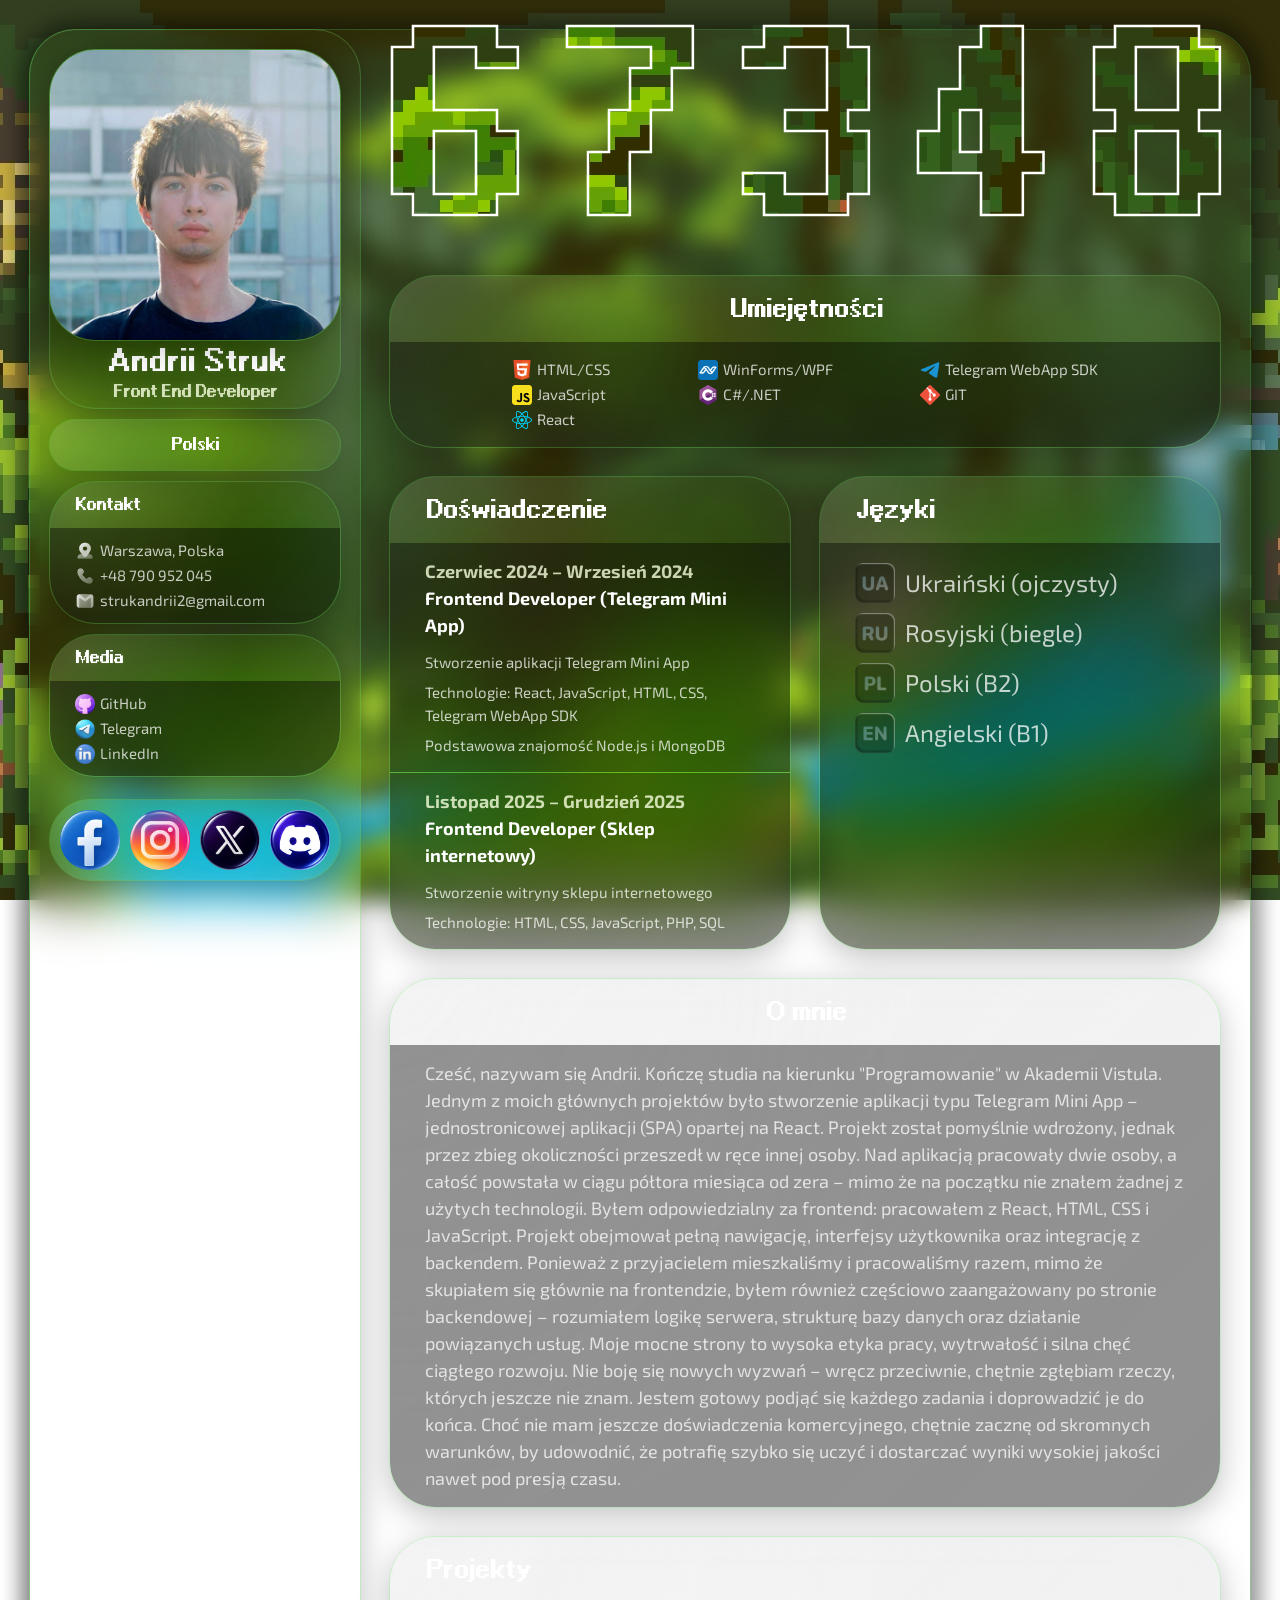
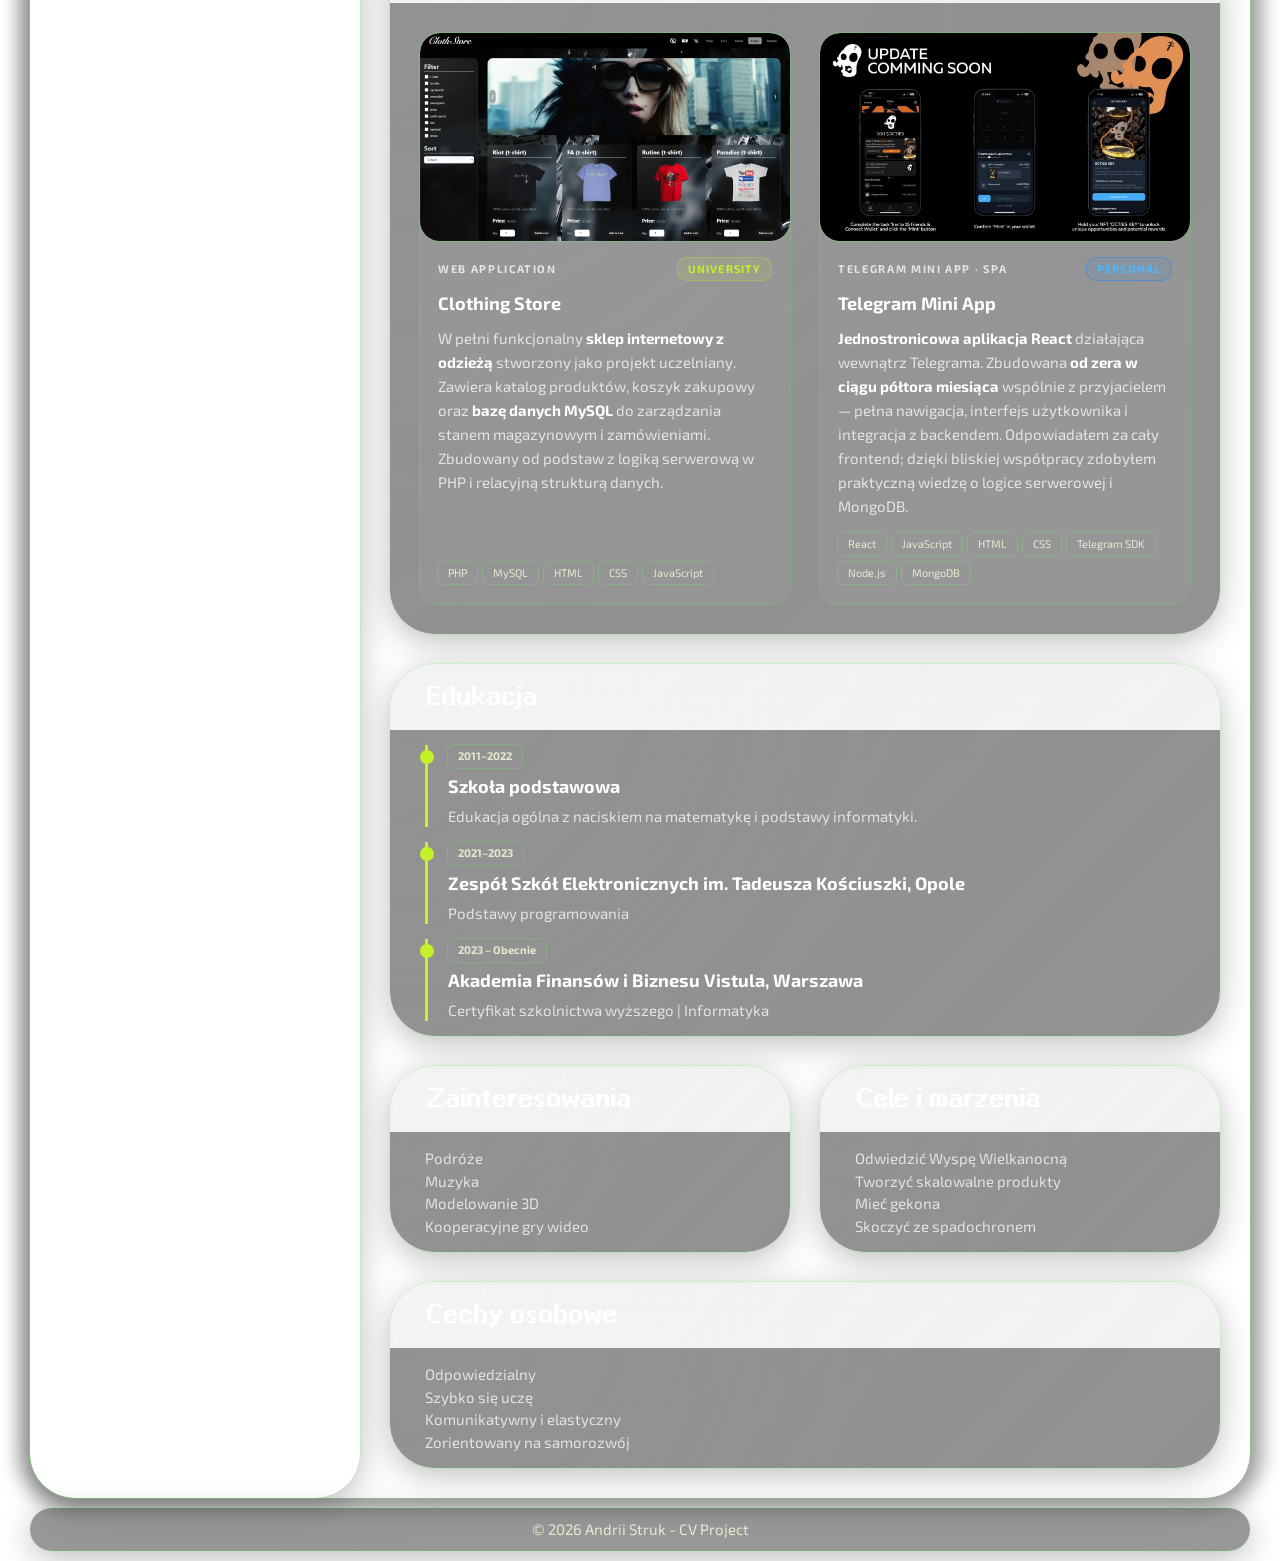
<file: index.html>
<!DOCTYPE html>
<html lang="en">

<head>
    <meta charset="UTF-8" />
    <meta name="viewport" content="width=device-width, initial-scale=1.0">
    <meta name="description" content="Author: Andrii Struk">
    <title>CV 67348</title>
    <link rel="preload" as="image" href="img/UndergroundJungle.avif">
    <link rel="preload" href="fonts/exo_2.woff2" as="font" type="font/woff2" crossorigin>
    <link rel="preload" href="fonts/exo_2_700.woff2" as="font" type="font/woff2" crossorigin>
    <link rel="preload" href="fonts/ari.woff2" as="font" type="font/woff2" crossorigin>
    <link rel="icon" href="img/favicon.ico">
    <link rel="stylesheet" href="css/style.css" />
    <link rel="stylesheet" href="css/left.css" />
    <link rel="stylesheet" href="css/right.css" />
    <link rel="stylesheet" href="css/media.css" />
</head>

<body>
    <div class="resume">
        <header>
            <div class="info_stiky">
                <section class="name_info">
                    <img class="avatar" src="./img/avatar.avif" fetchpriority="high" alt="avatar">
                    <h1 data-i18n="name">Andrii Struk</h1>
                    <p>Front End Developer</p>
                </section>
                <div class="selectWrapper">
                    <div class="selected">Polski</div>
                    <div class="custom-select">
                        <ul class="options">
                            <li data-value="pl">Polski</li>
                            <li data-value="en">English</li>
                            <li data-value="ua">Українська</li>
                        </ul>
                    </div>
                </div>
                <section>
                    <h2 data-i18n="contact_information">Kontakt</h2>
                    <ul class="contact_information">
                        <li><a href="https://www.google.com/maps/search/?api=1&query=Warszawa,Polska" target="_blank"
                                rel="noopener noreferrer" data-i18n="address">
                                Warszawa, Polska
                            </a>
                        </li>
                        <li>
                            <a href="tel:+48790952045" rel="noopener noreferrer" data-i18n="phone">
                                +48 790 952 045
                            </a>
                        </li>
                        <li>
                            <a href="mailto:strukandrii2@gmail.com" rel="noopener noreferrer" data-i18n="mail">
                                strukandrii2@gmail.com
                            </a>
                        </li>
                    </ul>
                </section>
                <section>
                    <h2 data-i18n="social_media">Media</h2>
                    <ul class="social_media">
                        <li>
                            <a data-i18n="GitHub" href="https://github.com/Aferist163" target="_blank"
                                rel="noopener noreferrer">
                                GitHub
                            </a>
                        </li>
                        <li>
                            <a data-i18n="Telegram" href="https://t.me/Aferist_5" target="_blank"
                                rel="noopener noreferrer">
                                Telegram
                            </a>
                        </li>
                        <li>
                            <a data-i18n="LinkedIn"
                                href="https://www.linkedin.com/in/andrii-struk-12a631332/?trk=opento_sprofile_pfeditor"
                                target="_blank" rel="noopener noreferrer">
                                LinkedIn
                            </a>
                        </li>
                    </ul>
                </section>
            </div>
            <div class="links">
                <a href="https://www.facebook.com/profile.php?id=100079202345239" target="_blank"
                    rel="noopener noreferrer">
                    <img class="round" src="./img/round_links/Facebook.webp" alt="Facebook_avatar">
                </a>
                <a href="https://www.instagram.com/way2roxy?igsh=MTVjdGt2b3lvbXo5Zg%3D%3D&utm_source=qr" target="_blank"
                    rel="noopener noreferrer">
                    <img class="round" src="./img//round_links/Instagram.webp" alt="Instagram_avatar">
                </a>
                <a href="https://x.com/Aferist163" target="_blank" rel="noopener noreferrer">
                    <img class="round" src="./img//round_links/X.webp" alt="X_avatar">
                </a>
                <a href="https://www.discordapp.com/users/980923638947647529" target="_blank" rel="noopener noreferrer">
                    <img class="round" src="./img/round_links/Discord.webp" alt="Discord_avatar">
                </a>
            </div>
        </header>
        <main>
            <div class="student_id">
                <span>6</span><span>7</span><span>3</span><span>4</span><span>8</span>
            </div>
            <section class="skills">
                <h2 data-i18n="skills">Umiejętności</h2>
                <div class="skills_list">
                    <ul>
                        <li class="html">HTML/CSS</li>
                        <li class="javascript">JavaScript</li>
                        <li class="react">React</li>
                    </ul>
                    <ul>
                        <li class="winforms">WinForms/WPF</li>
                        <li class="csharp">C#/.NET</li>
                    </ul>
                    <ul>
                        <li class="telegram">Telegram WebApp SDK</li>
                        <li class="git">GIT</li>
                    </ul>
                </div>
            </section>
            <div class="midl">
                <section class="experience">
                    <h2 data-i18n="experience">Doświadczenie</h2>
                    <article>
                        <span class="period" data-i18n="experience_months">Czerwiec 2024 – Wrzesień 2024</span>
                        <h3 data-i18n="position">Frontend Developer (Telegram Mini App)</h3>
                        <p data-i18n="project">Stworzenie aplikacji Telegram Mini App</p>
                        <p data-i18n="technologies">Technologie: React, JavaScript, HTML, CSS, Telegram WebApp SDK
                        </p>
                        <p data-i18n="technologies_1">Podstawowa znajomość Node.js i MongoDB</p>
                    </article>
                    <hr class="separator">
                    <article>
                        <span class="period" data-i18n="experience_months_1">Listopad 2025 – Grudzień 2025</span>
                        <h3 data-i18n="position_1">Frontend Developer (Sklep internetowy)</h3>
                        <p data-i18n="project_1">Stworzenie witryny sklepu internetowego</p>
                        <p data-i18n="technologies_2">Technologie: HTML, CSS, JavaScript, PHP, SQL</p>
                    </article>
                </section>
                <section class="languages">
                    <h2 data-i18n="languages">Języki</h2>
                    <article>
                        <ul>
                            <li data-i18n="ukrainian">Ukraiński (ojczysty)</li>
                            <li data-i18n="russian">Rosyjski (biegle)</li>
                            <li data-i18n="polish">Polski (B2)</li>
                            <li data-i18n="english">Angielski (B1)</li>
                        </ul>
                    </article>
                </section>
                <section class="summary">
                    <h2 data-i18n="summary">O mnie</h2>
                    <div class="summary_text">
                        <p data-i18n="summary_text">Cześć, nazywam się Andrii. Kończę studia na kierunku "Programowanie"
                            w Akademii Vistula. Jednym z moich głównych projektów było stworzenie aplikacji typu
                            Telegram Mini App – jednostronicowej aplikacji (SPA) opartej na React. Projekt został
                            pomyślnie wdrożony, jednak przez zbieg okoliczności przeszedł w ręce innej osoby. Nad
                            aplikacją pracowały dwie osoby, a całość powstała w ciągu półtora miesiąca od zera – mimo że
                            na początku nie znałem żadnej z użytych technologii. Byłem odpowiedzialny za frontend:
                            pracowałem z React, HTML, CSS i JavaScript. Projekt obejmował pełną nawigację, interfejsy
                            użytkownika oraz integrację z backendem. Ponieważ z przyjacielem mieszkaliśmy i pracowaliśmy
                            razem, mimo że skupiałem się głównie na frontendzie, byłem również częściowo zaangażowany po
                            stronie backendowej – rozumiałem logikę serwera, strukturę bazy danych oraz działanie
                            powiązanych usług. Moje mocne strony to wysoka etyka pracy, wytrwałość i silna chęć ciągłego
                            rozwoju. Nie boję się nowych wyzwań – wręcz przeciwnie, chętnie zgłębiam rzeczy, których
                            jeszcze nie znam. Jestem gotowy podjąć się każdego zadania i doprowadzić je do końca. Choć
                            nie mam jeszcze doświadczenia komercyjnego, chętnie zacznę od skromnych warunków, by
                            udowodnić, że potrafię szybko się uczyć i dostarczać wyniki wysokiej jakości nawet pod
                            presją czasu.</p>
                    </div>
                </section>
            </div>
            <section class="projects">
                <h2 data-i18n="projects">Projekty</h2>
                <ul class="projects-body">
                    <li>
                        <div class="project-card">
                            <img src="./img/Project_1.avif" loading="lazy" alt="Clothing Store">
                            <div class="project-info">
                                <div class="project-top">
                                    <span class="project-type-label">Web Application</span>
                                    <span class="project-badge badge-uni">University</span>
                                </div>
                                <div class="project-name" data-i18n="project_card_1_name">Clothing Store</div>
                                <p class="project-desc" data-i18n="project_card_1_desc">W pełni funkcjonalny
                                    <strong>sklep internetowy z odzieżą</strong> stworzony jako projekt uczelniany.
                                    Zawiera katalog produktów, koszyk zakupowy oraz <strong>bazę danych MySQL</strong>
                                    do zarządzania stanem magazynowym i zamówieniami. Zbudowany od podstaw z logiką
                                    serwerową w PHP i relacyjną strukturą danych.
                                </p>
                                <div class="project-stack">
                                    <span class="stack-tag">PHP</span>
                                    <span class="stack-tag">MySQL</span>
                                    <span class="stack-tag">HTML</span>
                                    <span class="stack-tag">CSS</span>
                                    <span class="stack-tag">JavaScript</span>
                                </div>
                            </div>
                        </div>
                    </li>
                    <li>
                        <div class="project-card">                   
                            <img src="./img/Project_2.avif" loading="lazy" alt="Tg app">                         
                            <div class="project-info">
                                <div class="project-top">
                                    <span class="project-type-label">Telegram Mini App · SPA</span>
                                    <span class="project-badge badge-pers">Personal</span>
                                </div>
                                <div class="project-name" data-i18n="project_card_2_name">Telegram Mini App</div>
                                <p class="project-desc" data-i18n="project_card_2_desc"><strong>Jednostronicowa
                                        aplikacja React</strong> działająca wewnątrz Telegrama. Zbudowana <strong>od
                                        zera w ciągu półtora miesiąca</strong> wspólnie z przyjacielem — pełna
                                    nawigacja, interfejs użytkownika i integracja z backendem. Odpowiadałem za cały
                                    frontend; dzięki bliskiej współpracy zdobyłem praktyczną wiedzę o logice serwerowej
                                    i MongoDB.</p>
                                <div class="project-stack">
                                    <span class="stack-tag">React</span>
                                    <span class="stack-tag">JavaScript</span>
                                    <span class="stack-tag">HTML</span>
                                    <span class="stack-tag">CSS</span>
                                    <span class="stack-tag">Telegram SDK</span>
                                    <span class="stack-tag">Node.js</span>
                                    <span class="stack-tag">MongoDB</span>
                                </div>
                            </div>
                        </div>
                    </li>
                </ul>
            </section>
            <section class="education">
                <h2 data-i18n="education">Edukacja</h2>
                <div class="edu-info">
                    <div class="edu-item">
                        <span class="year">2011–2022</span>
                        <h3 data-i18n="school">Szkoła podstawowa</h3>
                        <p data-i18n="school_education">Edukacja ogólna z naciskiem na matematykę i podstawy informatyki.</p>
                    </div>
                    <div class="edu-item">
                        <span class="year">2021–2023</span>
                        <h3 data-i18n="zespol">Zespół Szkół Elektronicznych im. Tadeusza Kościuszki, Opole</h3>
                        <p data-i18n="zespol_education">Podstawy programowania</p>
                    </div>
                    <div class="edu-item">
                        <span class="year" data-i18n="present">2023 – Obecnie</span>
                        <h3 data-i18n="vistula">Akademia Finansów i Biznesu Vistula, Warszawa</h3>
                        <p data-i18n="vistula_education">Certyfikat szkolnictwa wyższego | Informatyka</p>
                    </div>
                </div>
            </section>
            <div class="Hobbies">
                <section class="tr">
                    <h2 data-i18n="hobbies">Zainteresowania</h2>
                    <ul class="trr">
                        <li data-i18n="travelling">Podróże</li>
                        <li data-i18n="music">Muzyka</li>
                        <li data-i18n="modeling">Modelowanie 3D</li>
                        <li data-i18n="cooperative_video_games">Kooperacyjne gry wideo</li>
                    </ul>
                </section>
                <section class="tr">
                    <h2 data-i18n="wants">Cele i marzenia</h2>
                    <ul class="trr">
                        <li data-i18n="visit_easter_island">Odwiedzić Wyspę Wielkanocną</li>
                        <li data-i18n="develop_products_for_thousands">Tworzyć skalowalne produkty</li>
                        <li data-i18n="own_a_gecko">Mieć gekona</li>
                        <li data-i18n="skydive">Skoczyć ze spadochronem</li>
                    </ul>
                </section>
                <section class="tr">
                    <h2 data-i18n="personal_qualities">Cechy osobowe</h2>
                    <ul class="trr">
                        <li data-i18n="responsible">Odpowiedzialny</li>
                        <li data-i18n="quick_learner">Szybko się uczę</li>
                        <li data-i18n="easygoing_and_adaptable">Komunikatywny i elastyczny</li>
                        <li data-i18n="committed_to_self-development">Zorientowany na samorozwój</li>
                    </ul>
                </section>
            </div>
        </main>
    </div>
    <footer>
        <p>&copy; 2026 Andrii Struk - CV Project</p>
    </footer>
    <script src="js/script.js" defer></script>
</body>

</html>
</file>
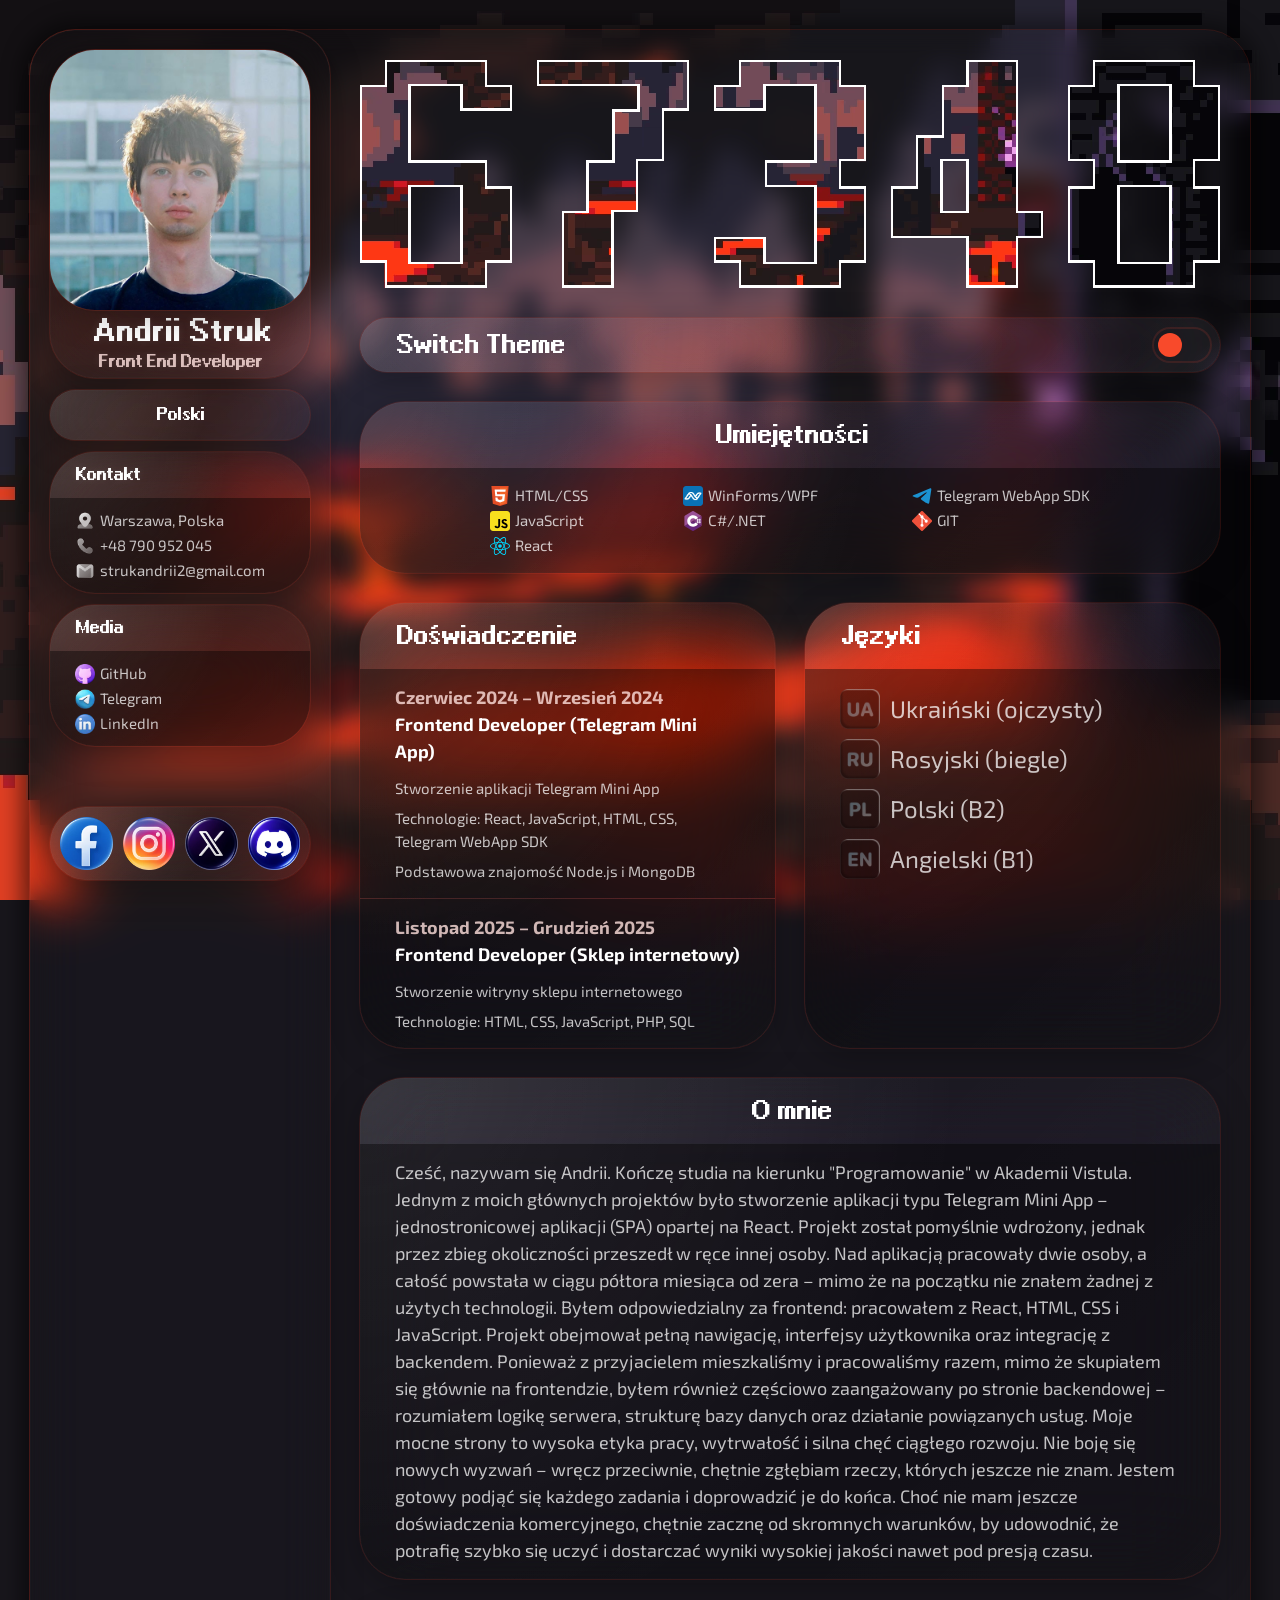
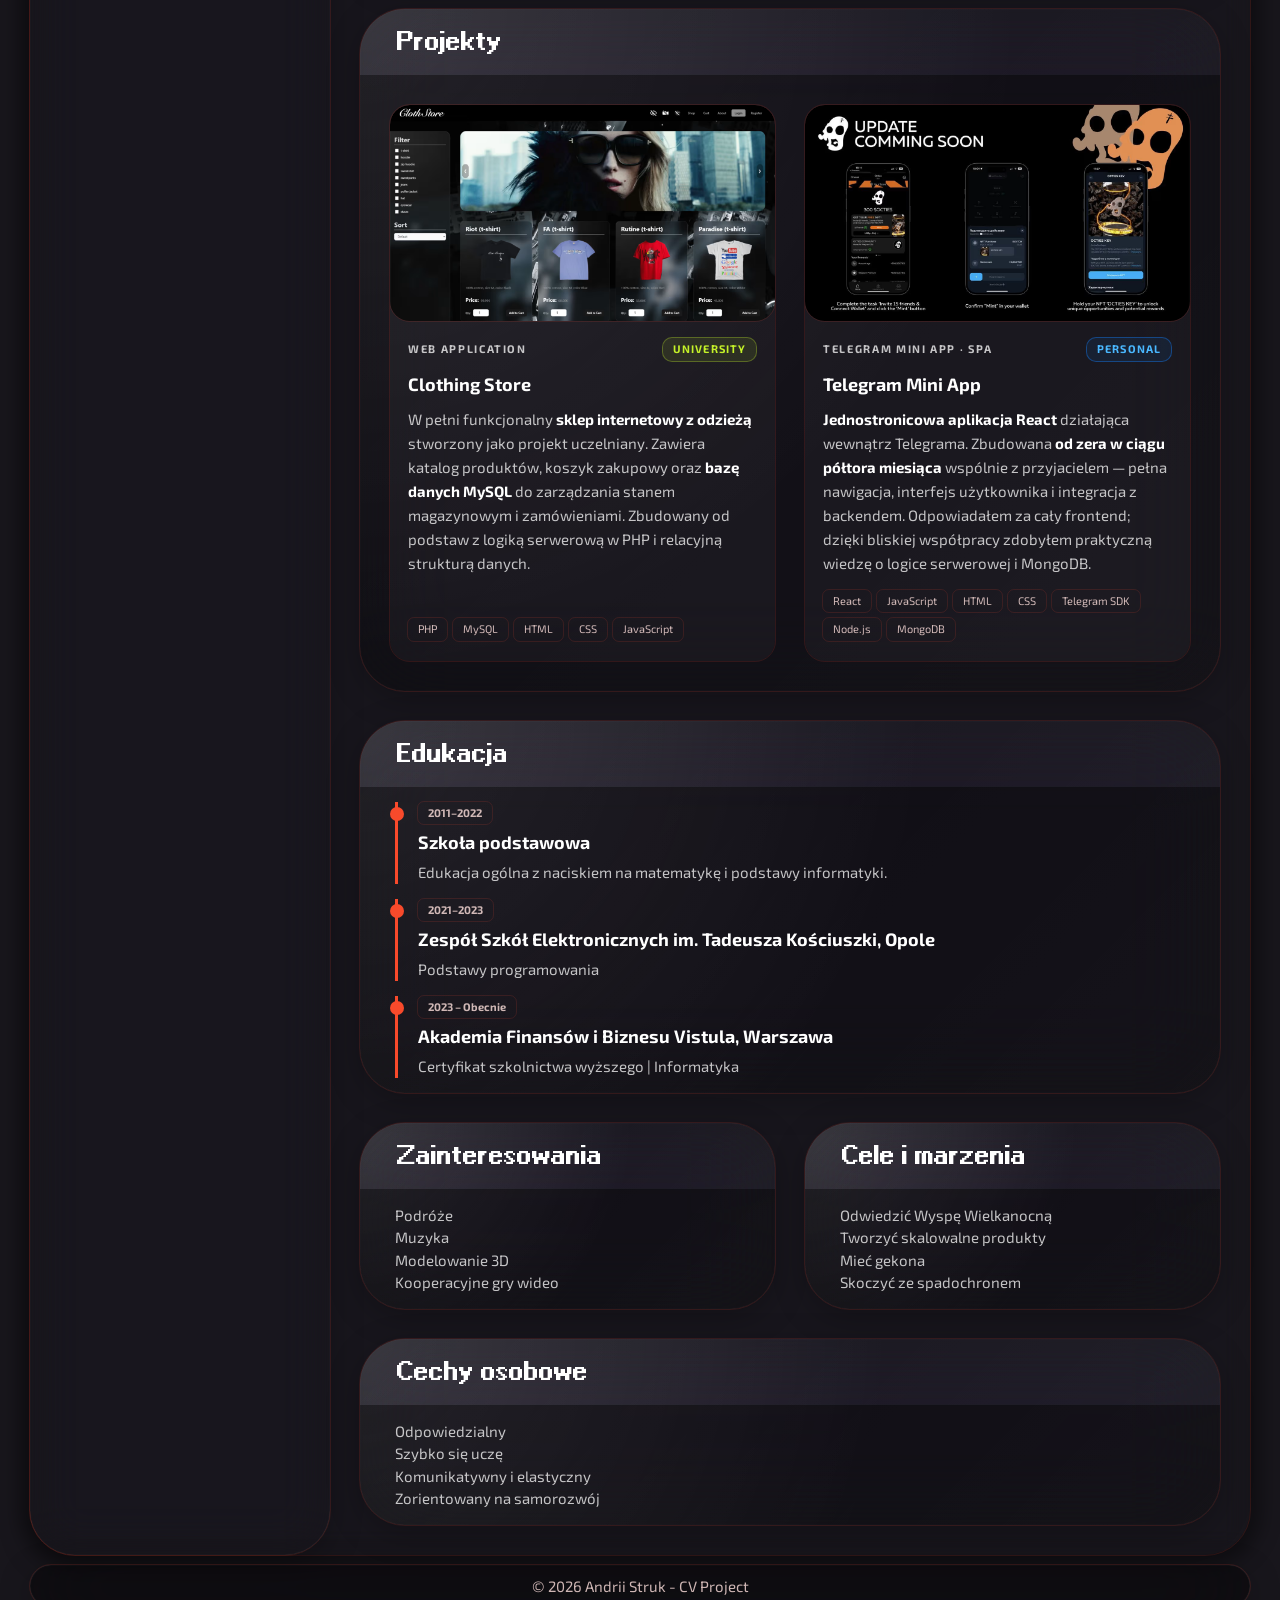
<file: zad3_motyw/index.html>
<!DOCTYPE html>
<html lang="pl">

<head>
    <meta charset="UTF-8" />
    <meta name="viewport" content="width=device-width, initial-scale=1.0">
    <meta name="description" content="CV Project" />
    <meta name="theme-color" id="meta-theme" content="#18161C">
    <meta property="article:author" content="Andrii Struk">
    <meta property="og:title" content="CV Project Andrii Struk">
    <meta property="og:description" content="CV Project - Andrii Struk's resume showcasing skills, experience, and projects in web development.">
    <meta property="og:image" content="https://res.cloudinary.com/dogadyfmx/image/upload/v1773763977/sv_og_ico_id7ajy.png">
    <meta property="og:url" content="https://aferist163.github.io/SV/">
    <meta property="og:type" content="website">
    <meta property="og:site_name" content="Andrii Struk CV">
    <meta property="og:locale" content="pl_PL">
    <meta property="og:locale:alternate" content="en_US">
    <meta property="og:locale:alternate" content="uk_UA">
    <link rel="preload" as="image" href="img/TerrariaHell.avif" fetchpriority="high">
    <link rel="preload" as="image" href="img/ID_mask.svg">
    <link rel="preload" as="image" href="img/ID_mask_border.png">
    <link rel="preload" href="fonts/exo_2.woff2" as="font" type="font/woff2" crossorigin>
    <link rel="preload" href="fonts/exo_2_700.woff2" as="font" type="font/woff2" crossorigin>
    <link rel="preload" href="fonts/ari.woff2" as="font" type="font/woff2" crossorigin>
    <link rel="icon" id="favicon" href="img/Red_favicon.ico">
    <link rel="stylesheet" href="css/style.css" />
    <link id="theme-style" rel="stylesheet" href="css/red.css" />
    <title>Andrii Struk CV</title>
</head>

<body>
    <div class="resume">
        <header>
            <div class="info_stiky">
                <section class="name_info">
                    <img class="avatar" src="./img/avatar.avif" fetchpriority="high" alt="avatar">
                    <h1 data-i18n="name">Andrii Struk</h1>
                    <p>Front End Developer</p>
                </section>
                <div class="selectWrapper">
                    <div class="selected">Polski</div>
                    <div class="custom-select">
                        <ul class="options">
                            <li data-value="pl">Polski</li>
                            <li data-value="en">English</li>
                            <li data-value="ua">Українська</li>
                        </ul>
                    </div>
                </div>
                <section>
                    <h2 data-i18n="contact_information">Kontakt</h2>
                    <ul class="contact_information">
                        <li><a href="https://www.google.com/maps/search/?api=1&query=Warszawa,Polska" target="_blank"
                                rel="noopener noreferrer" data-i18n="address">
                                Warszawa, Polska
                            </a>
                        </li>
                        <li>
                            <a href="tel:+48790952045" rel="noopener noreferrer" data-i18n="phone">
                                +48 790 952 045
                            </a>
                        </li>
                        <li>
                            <a href="mailto:strukandrii2@gmail.com" rel="noopener noreferrer" data-i18n="mail">
                                strukandrii2@gmail.com
                            </a>
                        </li>
                    </ul>
                </section>
                <section>
                    <h2 data-i18n="social_media">Media</h2>
                    <ul class="social_media">
                        <li>
                            <a data-i18n="GitHub" href="https://github.com/Aferist163" target="_blank"
                                rel="noopener noreferrer">
                                GitHub
                            </a>
                        </li>
                        <li>
                            <a data-i18n="Telegram" href="https://t.me/Aferist_5" target="_blank"
                                rel="noopener noreferrer">
                                Telegram
                            </a>
                        </li>
                        <li>
                            <a data-i18n="LinkedIn"
                                href="https://www.linkedin.com/in/andrii-struk-12a631332/?trk=opento_sprofile_pfeditor"
                                target="_blank" rel="noopener noreferrer">
                                LinkedIn
                            </a>
                        </li>
                    </ul>
                </section>
            </div>
            <div class="links">
                <a href="https://www.facebook.com/profile.php?id=100079202345239" target="_blank"
                    rel="noopener noreferrer">
                    <img class="round" src="./img/round_links/Facebook.webp" alt="Facebook_avatar">
                </a>
                <a href="https://www.instagram.com/way2roxy?igsh=MTVjdGt2b3lvbXo5Zg%3D%3D&utm_source=qr" target="_blank"
                    rel="noopener noreferrer">
                    <img class="round" src="./img//round_links/Instagram.webp" alt="Instagram_avatar">
                </a>
                <a href="https://x.com/Aferist163" target="_blank" rel="noopener noreferrer">
                    <img class="round" src="./img//round_links/X.webp" alt="X_avatar">
                </a>
                <a href="https://www.discordapp.com/users/980923638947647529" target="_blank" rel="noopener noreferrer">
                    <img class="round" src="./img/round_links/Discord.webp" alt="Discord_avatar">
                </a>
            </div>
        </header>
        <main>
            <div class="id-wrapper">
                <img class="id" src="./img/ID_mask_border.png" alt="ID_card">
                <div class="student_id"></div>
            </div>
            <div class="switchTheme">
                <h2>Switch Theme</h2>
                <label class="switch">
                    <input aria-label="Switch theme" type="checkbox">
                    <span class="slider"></span>
                </label>
            </div>
            <section class="skills">
                <h2 data-i18n="skills">Umiejętności</h2>
                <div class="skills_list">
                    <ul>
                        <li class="html">HTML/CSS</li>
                        <li class="javascript">JavaScript</li>
                        <li class="react">React</li>
                    </ul>
                    <ul>
                        <li class="winforms">WinForms/WPF</li>
                        <li class="csharp">C#/.NET</li>
                    </ul>
                    <ul>
                        <li class="telegram">Telegram WebApp SDK</li>
                        <li class="git">GIT</li>
                    </ul>
                </div>
            </section>
            <div class="midl">
                <section class="experience">
                    <h2 data-i18n="experience">Doświadczenie</h2>
                    <article>
                        <span class="period" data-i18n="experience_months">Czerwiec 2024 – Wrzesień 2024</span>
                        <h3 data-i18n="position">Frontend Developer (Telegram Mini App)</h3>
                        <p data-i18n="project">Stworzenie aplikacji Telegram Mini App</p>
                        <p data-i18n="technologies">Technologie: React, JavaScript, HTML, CSS, Telegram WebApp SDK
                        </p>
                        <p data-i18n="technologies_1">Podstawowa znajomość Node.js i MongoDB</p>
                    </article>
                    <hr class="separator">
                    <article>
                        <span class="period" data-i18n="experience_months_1">Listopad 2025 – Grudzień 2025</span>
                        <h3 data-i18n="position_1">Frontend Developer (Sklep internetowy)</h3>
                        <p data-i18n="project_1">Stworzenie witryny sklepu internetowego</p>
                        <p data-i18n="technologies_2">Technologie: HTML, CSS, JavaScript, PHP, SQL</p>
                    </article>
                </section>
                <section class="languages">
                    <h2 data-i18n="languages">Języki</h2>
                    <article>
                        <ul>
                            <li data-i18n="ukrainian">Ukraiński (ojczysty)</li>
                            <li data-i18n="russian">Rosyjski (biegle)</li>
                            <li data-i18n="polish">Polski (B2)</li>
                            <li data-i18n="english">Angielski (B1)</li>
                        </ul>
                    </article>
                </section>
                <section class="summary">
                    <h2 data-i18n="summary">O mnie</h2>
                    <div class="summary_text">
                        <p data-i18n="summary_text">Cześć, nazywam się Andrii. Kończę studia na kierunku "Programowanie"
                            w Akademii Vistula. Jednym z moich głównych projektów było stworzenie aplikacji typu
                            Telegram Mini App – jednostronicowej aplikacji (SPA) opartej na React. Projekt został
                            pomyślnie wdrożony, jednak przez zbieg okoliczności przeszedł w ręce innej osoby. Nad
                            aplikacją pracowały dwie osoby, a całość powstała w ciągu półtora miesiąca od zera – mimo że
                            na początku nie znałem żadnej z użytych technologii. Byłem odpowiedzialny za frontend:
                            pracowałem z React, HTML, CSS i JavaScript. Projekt obejmował pełną nawigację, interfejsy
                            użytkownika oraz integrację z backendem. Ponieważ z przyjacielem mieszkaliśmy i pracowaliśmy
                            razem, mimo że skupiałem się głównie na frontendzie, byłem również częściowo zaangażowany po
                            stronie backendowej – rozumiałem logikę serwera, strukturę bazy danych oraz działanie
                            powiązanych usług. Moje mocne strony to wysoka etyka pracy, wytrwałość i silna chęć ciągłego
                            rozwoju. Nie boję się nowych wyzwań – wręcz przeciwnie, chętnie zgłębiam rzeczy, których
                            jeszcze nie znam. Jestem gotowy podjąć się każdego zadania i doprowadzić je do końca. Choć
                            nie mam jeszcze doświadczenia komercyjnego, chętnie zacznę od skromnych warunków, by
                            udowodnić, że potrafię szybko się uczyć i dostarczać wyniki wysokiej jakości nawet pod
                            presją czasu.</p>
                    </div>
                </section>
            </div>
            <section class="projects">
                <h2 data-i18n="projects">Projekty</h2>
                <ul class="projects-body">
                    <li>
                        <div class="project-card">
                            <img src="./img/Project_1.avif" loading="lazy" alt="Clothing Store">
                            <div class="project-info">
                                <div class="project-top">
                                    <span class="project-type-label">Web Application</span>
                                    <span class="project-badge badge-uni">University</span>
                                </div>
                                <div class="project-name" data-i18n="project_card_1_name">Clothing Store</div>
                                <p class="project-desc" data-i18n="project_card_1_desc">W pełni funkcjonalny
                                    <strong>sklep internetowy z odzieżą</strong> stworzony jako projekt uczelniany.
                                    Zawiera katalog produktów, koszyk zakupowy oraz <strong>bazę danych MySQL</strong>
                                    do zarządzania stanem magazynowym i zamówieniami. Zbudowany od podstaw z logiką
                                    serwerową w PHP i relacyjną strukturą danych.
                                </p>
                                <div class="project-stack">
                                    <span class="stack-tag">PHP</span>
                                    <span class="stack-tag">MySQL</span>
                                    <span class="stack-tag">HTML</span>
                                    <span class="stack-tag">CSS</span>
                                    <span class="stack-tag">JavaScript</span>
                                </div>
                            </div>
                        </div>
                    </li>
                    <li>
                        <div class="project-card">
                            <img src="./img/Project_2.avif" loading="lazy" alt="Tg app">
                            <div class="project-info">
                                <div class="project-top">
                                    <span class="project-type-label">Telegram Mini App · SPA</span>
                                    <span class="project-badge badge-pers">Personal</span>
                                </div>
                                <div class="project-name" data-i18n="project_card_2_name">Telegram Mini App</div>
                                <p class="project-desc" data-i18n="project_card_2_desc"><strong>Jednostronicowa
                                        aplikacja React</strong> działająca wewnątrz Telegrama. Zbudowana <strong>od
                                        zera w ciągu półtora miesiąca</strong> wspólnie z przyjacielem — pełna
                                    nawigacja, interfejs użytkownika i integracja z backendem. Odpowiadałem za cały
                                    frontend; dzięki bliskiej współpracy zdobyłem praktyczną wiedzę o logice serwerowej
                                    i MongoDB.</p>
                                <div class="project-stack">
                                    <span class="stack-tag">React</span>
                                    <span class="stack-tag">JavaScript</span>
                                    <span class="stack-tag">HTML</span>
                                    <span class="stack-tag">CSS</span>
                                    <span class="stack-tag">Telegram SDK</span>
                                    <span class="stack-tag">Node.js</span>
                                    <span class="stack-tag">MongoDB</span>
                                </div>
                            </div>
                        </div>
                    </li>
                </ul>
            </section>
            <section class="education">
                <h2 data-i18n="education">Edukacja</h2>
                <div class="edu-info">
                    <div class="edu-item">
                        <span class="year">2011–2022</span>
                        <h3 data-i18n="school">Szkoła podstawowa</h3>
                        <p data-i18n="school_education">Edukacja ogólna z naciskiem na matematykę i podstawy
                            informatyki.</p>
                    </div>
                    <div class="edu-item">
                        <span class="year">2021–2023</span>
                        <h3 data-i18n="zespol">Zespół Szkół Elektronicznych im. Tadeusza Kościuszki, Opole</h3>
                        <p data-i18n="zespol_education">Podstawy programowania</p>
                    </div>
                    <div class="edu-item">
                        <span class="year" data-i18n="present">2023 – Obecnie</span>
                        <h3 data-i18n="vistula">Akademia Finansów i Biznesu Vistula, Warszawa</h3>
                        <p data-i18n="vistula_education">Certyfikat szkolnictwa wyższego | Informatyka</p>
                    </div>
                </div>
            </section>
            <div class="Hobbies">
                <section class="tr">
                    <h2 data-i18n="hobbies">Zainteresowania</h2>
                    <ul class="trr">
                        <li data-i18n="travelling">Podróże</li>
                        <li data-i18n="music">Muzyka</li>
                        <li data-i18n="modeling">Modelowanie 3D</li>
                        <li data-i18n="cooperative_video_games">Kooperacyjne gry wideo</li>
                    </ul>
                </section>
                <section class="tr">
                    <h2 data-i18n="wants">Cele i marzenia</h2>
                    <ul class="trr">
                        <li data-i18n="visit_easter_island">Odwiedzić Wyspę Wielkanocną</li>
                        <li data-i18n="develop_products_for_thousands">Tworzyć skalowalne produkty</li>
                        <li data-i18n="own_a_gecko">Mieć gekona</li>
                        <li data-i18n="skydive">Skoczyć ze spadochronem</li>
                    </ul>
                </section>
                <section class="tr">
                    <h2 data-i18n="personal_qualities">Cechy osobowe</h2>
                    <ul class="trr">
                        <li data-i18n="responsible">Odpowiedzialny</li>
                        <li data-i18n="quick_learner">Szybko się uczę</li>
                        <li data-i18n="easygoing_and_adaptable">Komunikatywny i elastyczny</li>
                        <li data-i18n="committed_to_self-development">Zorientowany na samorozwój</li>
                    </ul>
                </section>
            </div>
        </main>
    </div>
    <footer>
        <p>&copy; 2026 Andrii Struk - CV Project</p>
    </footer>
    <script src="js/script.js" defer></script>
</body>

</html>
</file>
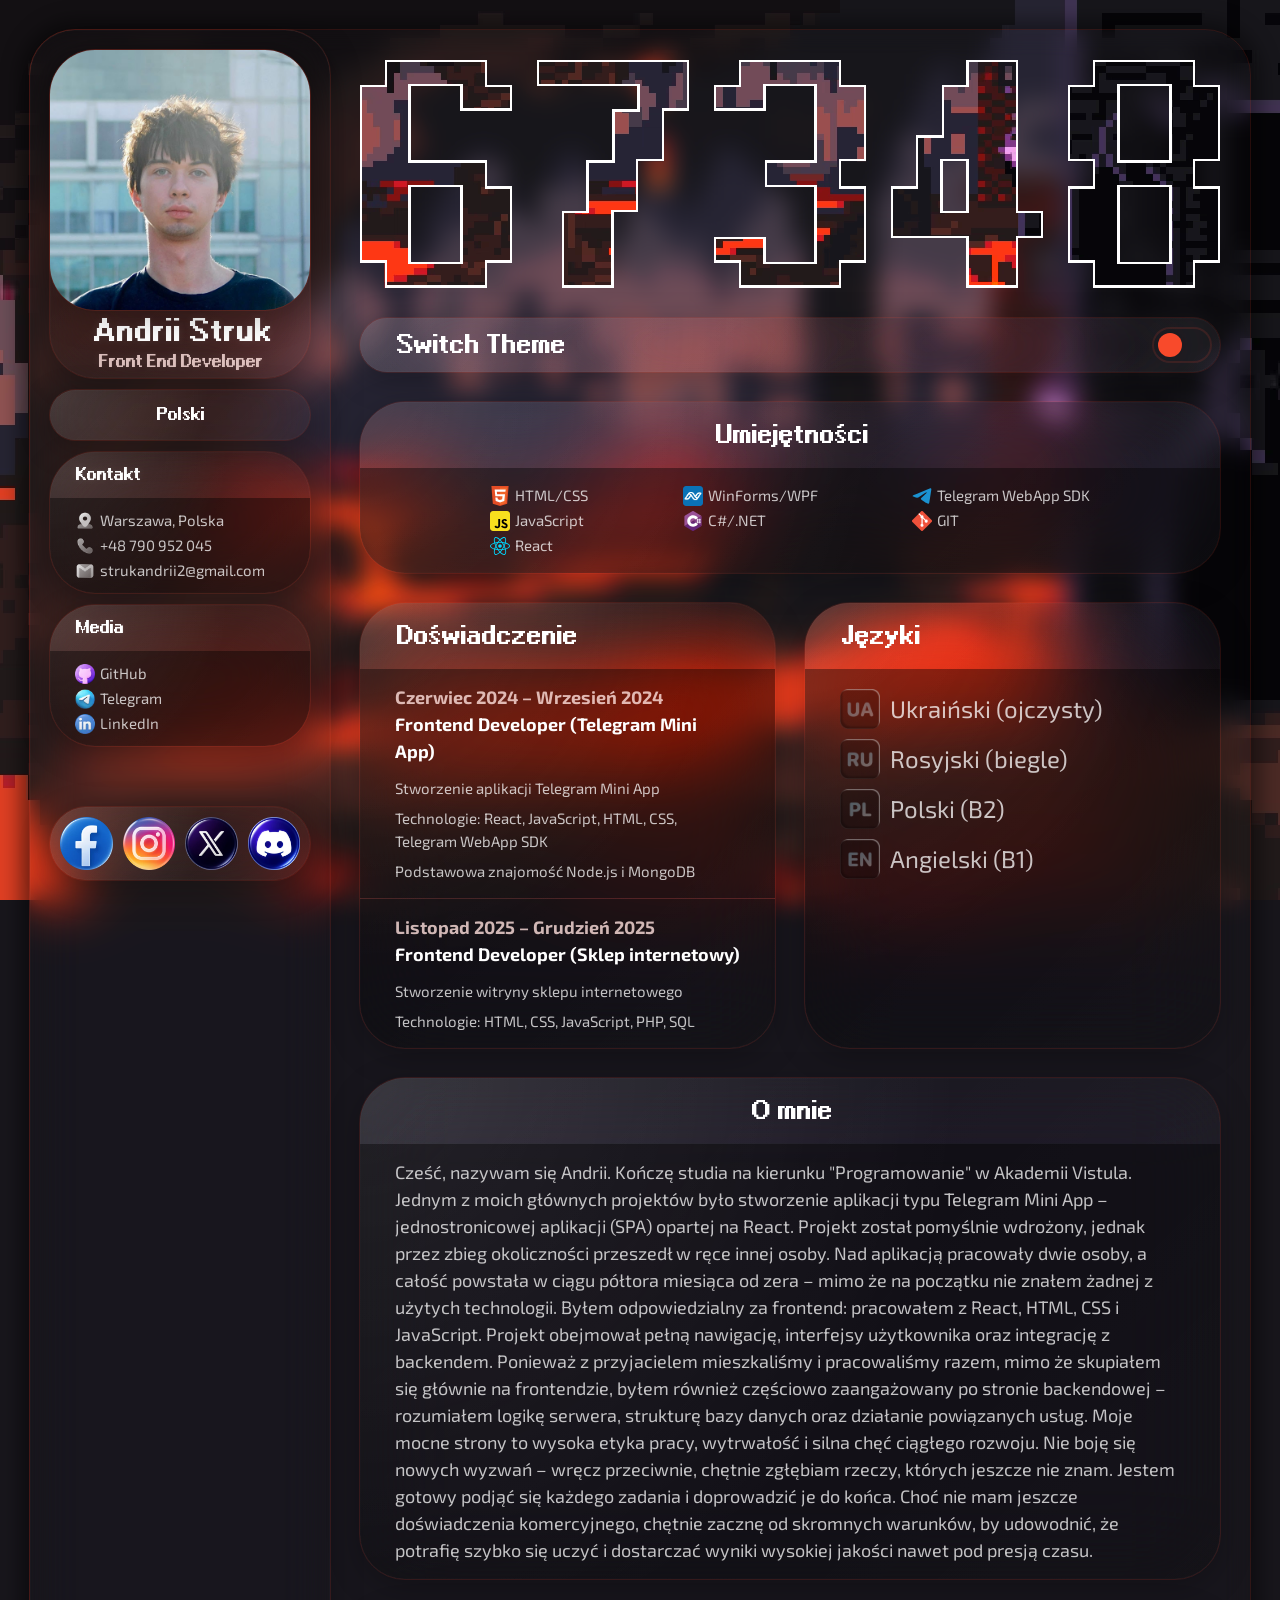
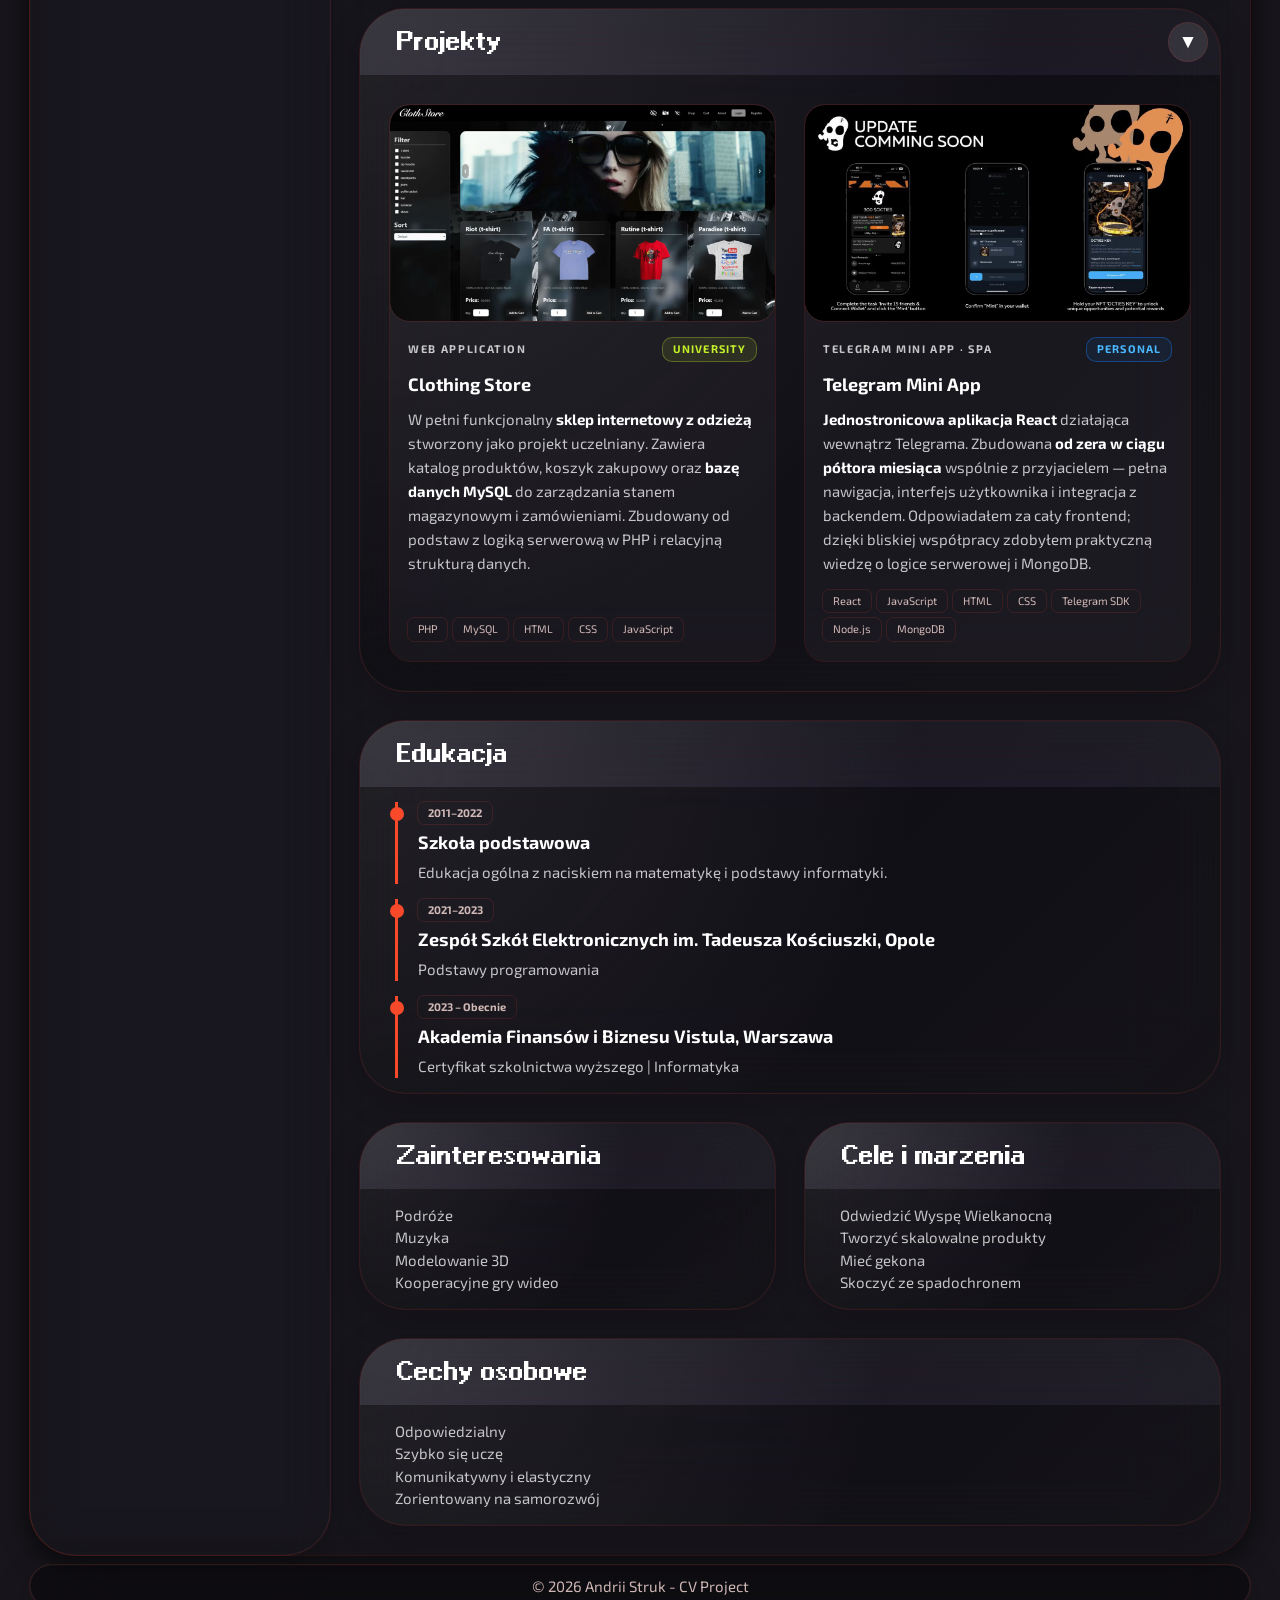
<file: zad4_interakcja/index.html>
<!DOCTYPE html>
<html lang="pl">

<head>
    <meta charset="UTF-8" />
    <meta name="viewport" content="width=device-width, initial-scale=1.0">
    <meta name="description" content="CV Project" />
    <meta name="theme-color" id="meta-theme" content="#18161C">
    <meta property="article:author" content="Andrii Struk">
    <meta property="og:title" content="CV Project Andrii Struk">
    <meta property="og:description"
        content="CV Project - Andrii Struk's resume showcasing skills, experience, and projects in web development.">
    <meta property="og:image"
        content="https://res.cloudinary.com/dogadyfmx/image/upload/v1773763977/sv_og_ico_id7ajy.png">
    <meta property="og:url" content="https://aferist163.github.io/SV/">
    <meta property="og:type" content="website">
    <meta property="og:site_name" content="Andrii Struk CV">
    <meta property="og:locale" content="pl_PL">
    <meta property="og:locale:alternate" content="en_US">
    <meta property="og:locale:alternate" content="uk_UA">
    <link rel="preload" as="image" href="img/TerrariaHell.avif" fetchpriority="high">
    <link rel="preload" as="image" href="img/ID_mask.svg">
    <link rel="preload" as="image" href="img/ID_mask_border.png">
    <link rel="preload" href="fonts/exo_2.woff2" as="font" type="font/woff2" crossorigin>
    <link rel="preload" href="fonts/exo_2_700.woff2" as="font" type="font/woff2" crossorigin>
    <link rel="preload" href="fonts/ari.woff2" as="font" type="font/woff2" crossorigin>
    <link rel="icon" id="favicon" href="img/Red_favicon.ico">
    <link rel="stylesheet" href="css/style.css" />
    <link id="theme-style" rel="stylesheet" href="css/red.css" />
    <title>Andrii Struk CV</title>
</head>

<body>
    <div class="resume">
        <header>
            <div class="info_stiky">
                <section class="name_info">
                    <img class="avatar" src="./img/avatar.avif" fetchpriority="high" alt="avatar">
                    <h1 data-i18n="name">Andrii Struk</h1>
                    <p>Front End Developer</p>
                </section>
                <div class="selectWrapper">
                    <div class="selected">Polski</div>
                    <div class="custom-select">
                        <ul class="options">
                            <li data-value="pl">Polski</li>
                            <li data-value="en">English</li>
                            <li data-value="ua">Українська</li>
                        </ul>
                    </div>
                </div>
                <section>
                    <h2 data-i18n="contact_information">Kontakt</h2>
                    <ul class="contact_information">
                        <li><a href="https://www.google.com/maps/search/?api=1&query=Warszawa,Polska" target="_blank"
                                rel="noopener noreferrer" data-i18n="address">
                                Warszawa, Polska
                            </a>
                        </li>
                        <li>
                            <a href="tel:+48790952045" rel="noopener noreferrer" data-i18n="phone">
                                +48 790 952 045
                            </a>
                        </li>
                        <li>
                            <a href="mailto:strukandrii2@gmail.com" rel="noopener noreferrer" data-i18n="mail">
                                strukandrii2@gmail.com
                            </a>
                        </li>
                    </ul>
                </section>
                <section>
                    <h2 data-i18n="social_media">Media</h2>
                    <ul class="social_media">
                        <li>
                            <a data-i18n="GitHub" href="https://github.com/Aferist163" target="_blank"
                                rel="noopener noreferrer">
                                GitHub
                            </a>
                        </li>
                        <li>
                            <a data-i18n="Telegram" href="https://t.me/Aferist_5" target="_blank"
                                rel="noopener noreferrer">
                                Telegram
                            </a>
                        </li>
                        <li>
                            <a data-i18n="LinkedIn"
                                href="https://www.linkedin.com/in/andrii-struk-12a631332/?trk=opento_sprofile_pfeditor"
                                target="_blank" rel="noopener noreferrer">
                                LinkedIn
                            </a>
                        </li>
                    </ul>
                </section>
            </div>
            <div class="links">
                <a href="https://www.facebook.com/profile.php?id=100079202345239" target="_blank"
                    rel="noopener noreferrer">
                    <img class="round" src="./img/round_links/Facebook.webp" alt="Facebook_avatar">
                </a>
                <a href="https://www.instagram.com/way2roxy?igsh=MTVjdGt2b3lvbXo5Zg%3D%3D&utm_source=qr" target="_blank"
                    rel="noopener noreferrer">
                    <img class="round" src="./img//round_links/Instagram.webp" alt="Instagram_avatar">
                </a>
                <a href="https://x.com/Aferist163" target="_blank" rel="noopener noreferrer">
                    <img class="round" src="./img//round_links/X.webp" alt="X_avatar">
                </a>
                <a href="https://www.discordapp.com/users/980923638947647529" target="_blank" rel="noopener noreferrer">
                    <img class="round" src="./img/round_links/Discord.webp" alt="Discord_avatar">
                </a>
            </div>
        </header>
        <main>
            <div class="id-wrapper">
                <img class="id" src="./img/ID_mask_border.png" alt="ID_card">
                <div class="student_id"></div>
            </div>
            <div class="switchTheme">
                <h2>Switch Theme</h2>
                <label class="switch">
                    <input aria-label="Switch theme" type="checkbox">
                    <span class="slider"></span>
                </label>
            </div>
            <section class="skills">
                <h2 data-i18n="skills">Umiejętności</h2>
                <div class="skills_list">
                    <ul>
                        <li class="html">HTML/CSS</li>
                        <li class="javascript">JavaScript</li>
                        <li class="react">React</li>
                    </ul>
                    <ul>
                        <li class="winforms">WinForms/WPF</li>
                        <li class="csharp">C#/.NET</li>
                    </ul>
                    <ul>
                        <li class="telegram">Telegram WebApp SDK</li>
                        <li class="git">GIT</li>
                    </ul>
                </div>
            </section>
            <div class="midl">
                <section class="experience">
                    <h2 data-i18n="experience">Doświadczenie</h2>
                    <article>
                        <span class="period" data-i18n="experience_months">Czerwiec 2024 – Wrzesień 2024</span>
                        <h3 data-i18n="position">Frontend Developer (Telegram Mini App)</h3>
                        <p data-i18n="project">Stworzenie aplikacji Telegram Mini App</p>
                        <p data-i18n="technologies">Technologie: React, JavaScript, HTML, CSS, Telegram WebApp SDK
                        </p>
                        <p data-i18n="technologies_1">Podstawowa znajomość Node.js i MongoDB</p>
                    </article>
                    <hr class="separator">
                    <article>
                        <span class="period" data-i18n="experience_months_1">Listopad 2025 – Grudzień 2025</span>
                        <h3 data-i18n="position_1">Frontend Developer (Sklep internetowy)</h3>
                        <p data-i18n="project_1">Stworzenie witryny sklepu internetowego</p>
                        <p data-i18n="technologies_2">Technologie: HTML, CSS, JavaScript, PHP, SQL</p>
                    </article>
                </section>
                <section class="languages">
                    <h2 data-i18n="languages">Języki</h2>
                    <article>
                        <ul>
                            <li data-i18n="ukrainian">Ukraiński (ojczysty)</li>
                            <li data-i18n="russian">Rosyjski (biegle)</li>
                            <li data-i18n="polish">Polski (B2)</li>
                            <li data-i18n="english">Angielski (B1)</li>
                        </ul>
                    </article>
                </section>
                <section class="summary">
                    <h2 data-i18n="summary">O mnie</h2>
                    <div class="summary_text">
                        <p data-i18n="summary_text">Cześć, nazywam się Andrii. Kończę studia na kierunku "Programowanie"
                            w Akademii Vistula. Jednym z moich głównych projektów było stworzenie aplikacji typu
                            Telegram Mini App – jednostronicowej aplikacji (SPA) opartej na React. Projekt został
                            pomyślnie wdrożony, jednak przez zbieg okoliczności przeszedł w ręce innej osoby. Nad
                            aplikacją pracowały dwie osoby, a całość powstała w ciągu półtora miesiąca od zera – mimo że
                            na początku nie znałem żadnej z użytych technologii. Byłem odpowiedzialny za frontend:
                            pracowałem z React, HTML, CSS i JavaScript. Projekt obejmował pełną nawigację, interfejsy
                            użytkownika oraz integrację z backendem. Ponieważ z przyjacielem mieszkaliśmy i pracowaliśmy
                            razem, mimo że skupiałem się głównie na frontendzie, byłem również częściowo zaangażowany po
                            stronie backendowej – rozumiałem logikę serwera, strukturę bazy danych oraz działanie
                            powiązanych usług. Moje mocne strony to wysoka etyka pracy, wytrwałość i silna chęć ciągłego
                            rozwoju. Nie boję się nowych wyzwań – wręcz przeciwnie, chętnie zgłębiam rzeczy, których
                            jeszcze nie znam. Jestem gotowy podjąć się każdego zadania i doprowadzić je do końca. Choć
                            nie mam jeszcze doświadczenia komercyjnego, chętnie zacznę od skromnych warunków, by
                            udowodnić, że potrafię szybko się uczyć i dostarczać wyniki wysokiej jakości nawet pod
                            presją czasu.</p>
                    </div>
                </section>
            </div>
            <section class="projects">
                <div class="section-header">
                    <h2 data-i18n="projects">Projekty</h2>
                    <button class="section-toggle" id="toggle-projects" aria-label="Toggle projects">▼</button>
                </div>
                <ul class="projects-body">
                    <li>
                        <div class="project-card">
                            <img src="./img/Project_1.avif" loading="lazy" alt="Clothing Store">
                            <div class="project-info">
                                <div class="project-top">
                                    <span class="project-type-label">Web Application</span>
                                    <span class="project-badge badge-uni">University</span>
                                </div>
                                <div class="project-name" data-i18n="project_card_1_name">Clothing Store</div>
                                <p class="project-desc" data-i18n="project_card_1_desc">W pełni funkcjonalny
                                    <strong>sklep internetowy z odzieżą</strong> stworzony jako projekt uczelniany.
                                    Zawiera katalog produktów, koszyk zakupowy oraz <strong>bazę danych MySQL</strong>
                                    do zarządzania stanem magazynowym i zamówieniami. Zbudowany od podstaw z logiką
                                    serwerową w PHP i relacyjną strukturą danych.
                                </p>
                                <div class="project-stack">
                                    <span class="stack-tag">PHP</span>
                                    <span class="stack-tag">MySQL</span>
                                    <span class="stack-tag">HTML</span>
                                    <span class="stack-tag">CSS</span>
                                    <span class="stack-tag">JavaScript</span>
                                </div>
                            </div>
                        </div>
                    </li>
                    <li>
                        <div class="project-card">
                            <img src="./img/Project_2.avif" loading="lazy" alt="Tg app">
                            <div class="project-info">
                                <div class="project-top">
                                    <span class="project-type-label">Telegram Mini App · SPA</span>
                                    <span class="project-badge badge-pers">Personal</span>
                                </div>
                                <div class="project-name" data-i18n="project_card_2_name">Telegram Mini App</div>
                                <p class="project-desc" data-i18n="project_card_2_desc"><strong>Jednostronicowa
                                        aplikacja React</strong> działająca wewnątrz Telegrama. Zbudowana <strong>od
                                        zera w ciągu półtora miesiąca</strong> wspólnie z przyjacielem — pełna
                                    nawigacja, interfejs użytkownika i integracja z backendem. Odpowiadałem za cały
                                    frontend; dzięki bliskiej współpracy zdobyłem praktyczną wiedzę o logice serwerowej
                                    i MongoDB.</p>
                                <div class="project-stack">
                                    <span class="stack-tag">React</span>
                                    <span class="stack-tag">JavaScript</span>
                                    <span class="stack-tag">HTML</span>
                                    <span class="stack-tag">CSS</span>
                                    <span class="stack-tag">Telegram SDK</span>
                                    <span class="stack-tag">Node.js</span>
                                    <span class="stack-tag">MongoDB</span>
                                </div>
                            </div>
                        </div>
                    </li>
                </ul>
            </section>
            <section class="education">
                <h2 data-i18n="education">Edukacja</h2>
                <div class="edu-info">
                    <div class="edu-item">
                        <span class="year">2011–2022</span>
                        <h3 data-i18n="school">Szkoła podstawowa</h3>
                        <p data-i18n="school_education">Edukacja ogólna z naciskiem na matematykę i podstawy
                            informatyki.</p>
                    </div>
                    <div class="edu-item">
                        <span class="year">2021–2023</span>
                        <h3 data-i18n="zespol">Zespół Szkół Elektronicznych im. Tadeusza Kościuszki, Opole</h3>
                        <p data-i18n="zespol_education">Podstawy programowania</p>
                    </div>
                    <div class="edu-item">
                        <span class="year" data-i18n="present">2023 – Obecnie</span>
                        <h3 data-i18n="vistula">Akademia Finansów i Biznesu Vistula, Warszawa</h3>
                        <p data-i18n="vistula_education">Certyfikat szkolnictwa wyższego | Informatyka</p>
                    </div>
                </div>
            </section>
            <div class="Hobbies">
                <section class="tr">
                    <h2 data-i18n="hobbies">Zainteresowania</h2>
                    <ul class="trr">
                        <li data-i18n="travelling">Podróże</li>
                        <li data-i18n="music">Muzyka</li>
                        <li data-i18n="modeling">Modelowanie 3D</li>
                        <li data-i18n="cooperative_video_games">Kooperacyjne gry wideo</li>
                    </ul>
                </section>
                <section class="tr">
                    <h2 data-i18n="wants">Cele i marzenia</h2>
                    <ul class="trr">
                        <li data-i18n="visit_easter_island">Odwiedzić Wyspę Wielkanocną</li>
                        <li data-i18n="develop_products_for_thousands">Tworzyć skalowalne produkty</li>
                        <li data-i18n="own_a_gecko">Mieć gekona</li>
                        <li data-i18n="skydive">Skoczyć ze spadochronem</li>
                    </ul>
                </section>
                <section class="tr">
                    <h2 data-i18n="personal_qualities">Cechy osobowe</h2>
                    <ul class="trr">
                        <li data-i18n="responsible">Odpowiedzialny</li>
                        <li data-i18n="quick_learner">Szybko się uczę</li>
                        <li data-i18n="easygoing_and_adaptable">Komunikatywny i elastyczny</li>
                        <li data-i18n="committed_to_self-development">Zorientowany na samorozwój</li>
                    </ul>
                </section>
            </div>
        </main>
    </div>
    <footer>
        <p>&copy; 2026 Andrii Struk - CV Project</p>
    </footer>
    <script src="js/script.js" defer></script>
</body>

</html>
</file>
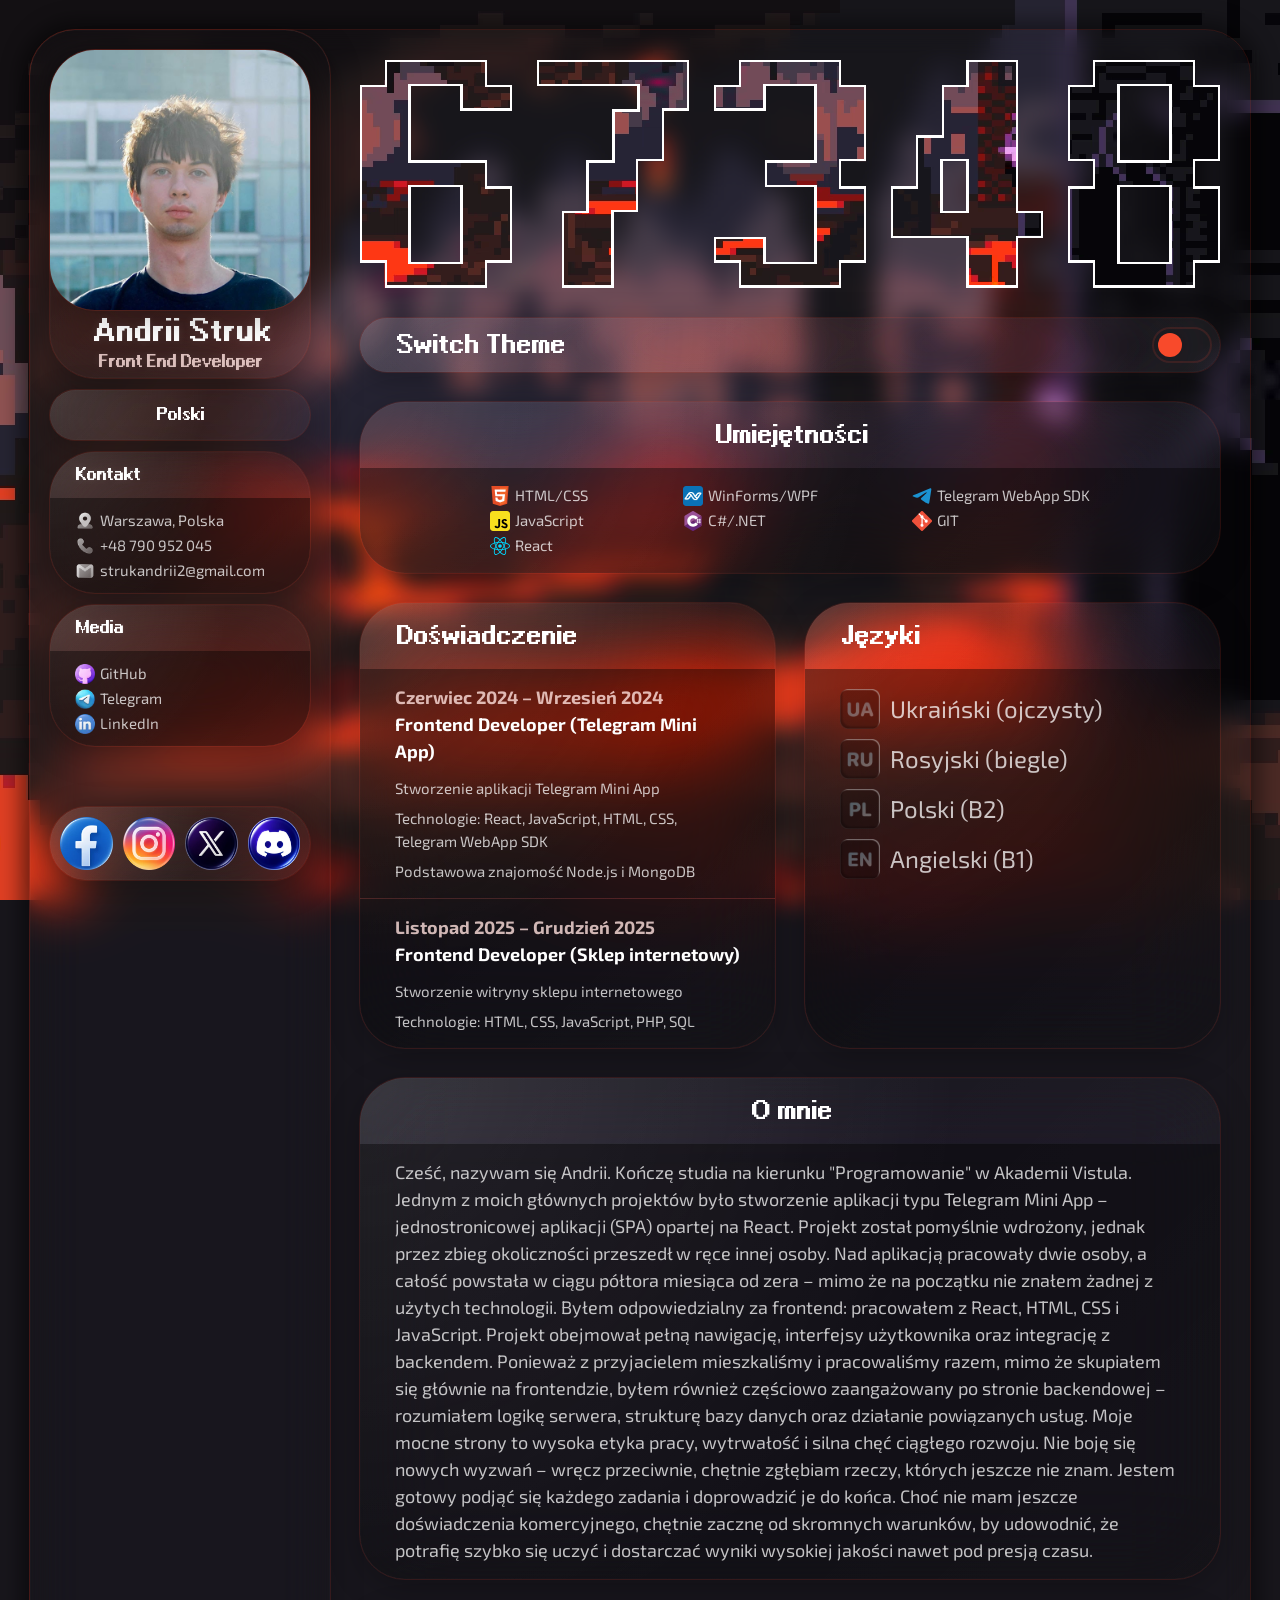
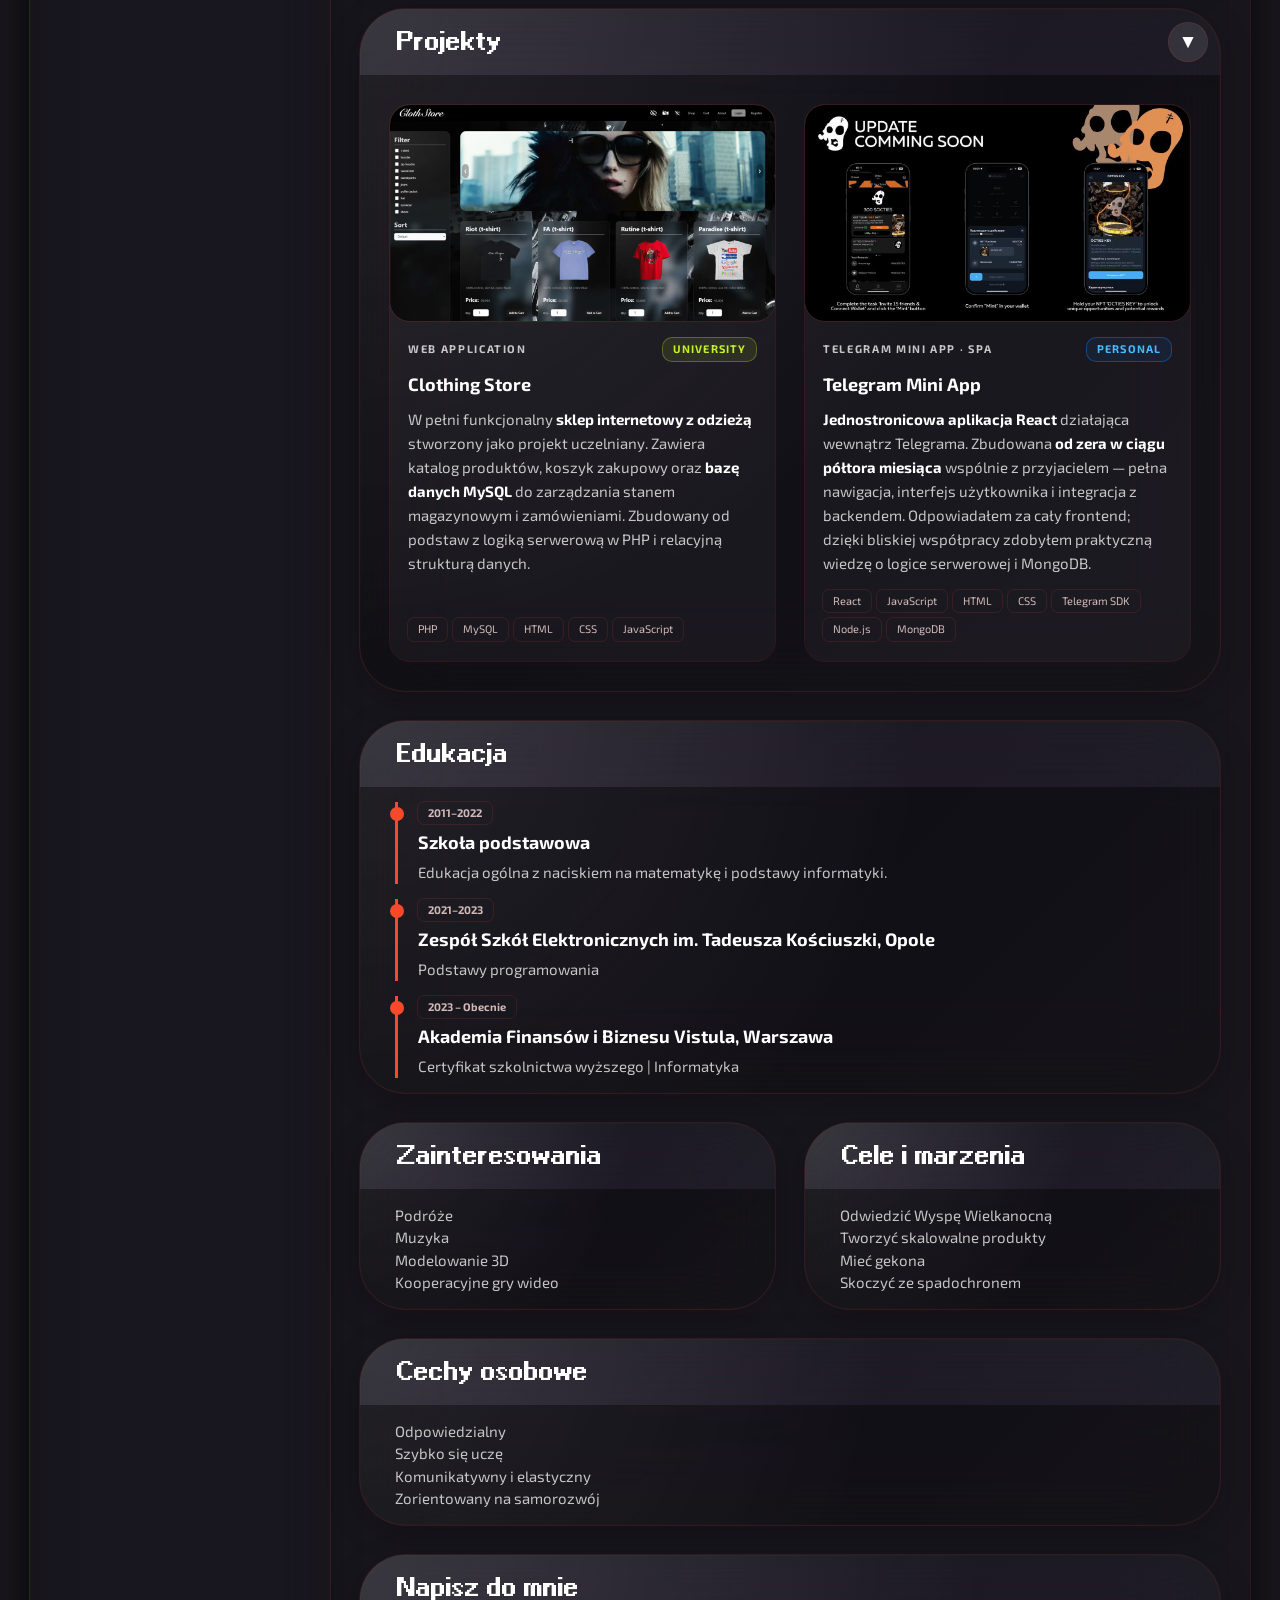
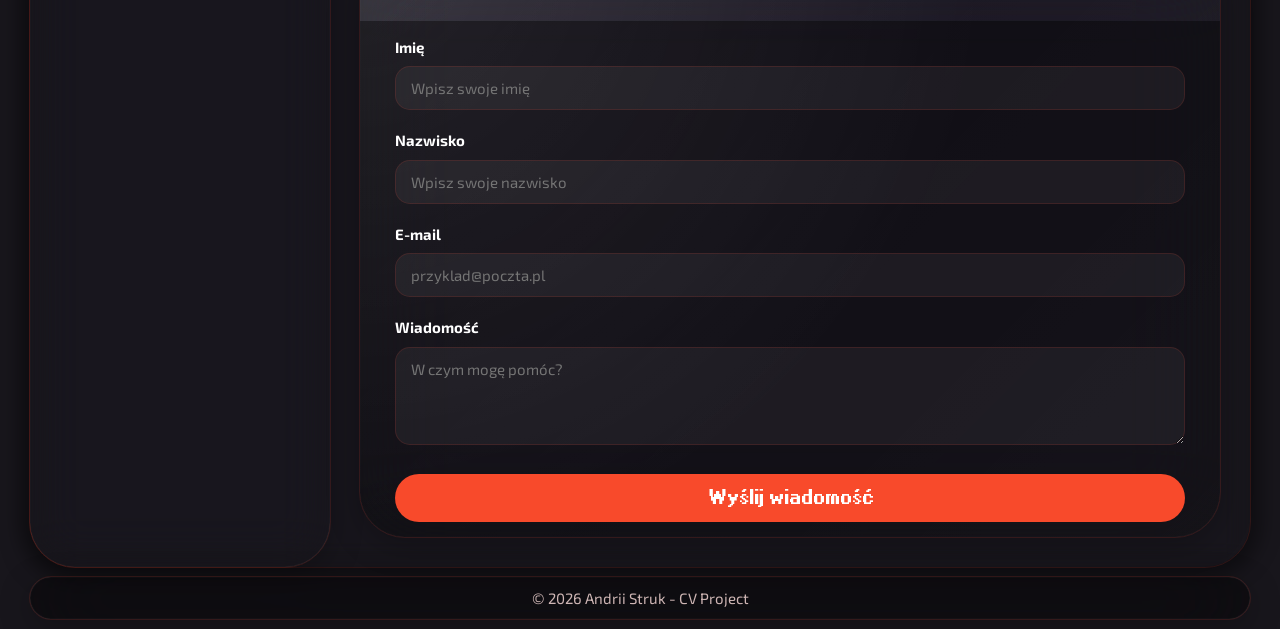
<file: zad5_formularz/index.html>
<!DOCTYPE html>
<html lang="pl">

<head>
    <meta charset="UTF-8" />
    <meta name="viewport" content="width=device-width, initial-scale=1.0">
    <meta name="description" content="CV Project" />
    <meta name="theme-color" id="meta-theme" content="#18161C">
    <meta property="article:author" content="Andrii Struk">
    <meta property="og:title" content="CV Project Andrii Struk">
    <meta property="og:description" content="CV Project - Andrii Struk's resume showcasing skills, experience, and projects in web development.">
    <meta property="og:image" content="https://res.cloudinary.com/dogadyfmx/image/upload/v1773763977/sv_og_ico_id7ajy.png">
    <meta property="og:url" content="https://aferist163.github.io/SV/">
    <meta property="og:type" content="website">
    <meta property="og:site_name" content="Andrii Struk CV">
    <meta property="og:locale" content="pl_PL">
    <meta property="og:locale:alternate" content="en_US">
    <meta property="og:locale:alternate" content="uk_UA">
    <link rel="preload" as="image" href="img/TerrariaHell.avif" fetchpriority="high">
    <link rel="preload" as="image" href="img/ID_mask.svg">
    <link rel="preload" as="image" href="img/ID_mask_border.png">
    <link rel="preload" href="fonts/exo_2.woff2" as="font" type="font/woff2" crossorigin>
    <link rel="preload" href="fonts/exo_2_700.woff2" as="font" type="font/woff2" crossorigin>
    <link rel="preload" href="fonts/ari.woff2" as="font" type="font/woff2" crossorigin>
    <link rel="icon" id="favicon" href="img/Red_favicon.ico">
    <link rel="stylesheet" href="css/style.css" />
    <link id="theme-style" rel="stylesheet" href="css/red.css" />
    <title>Andrii Struk CV</title>
</head>

<body>
    <div class="resume">
        <header>
            <div class="info_stiky">
                <section class="name_info">
                    <img class="avatar" src="./img/avatar.avif" fetchpriority="high" alt="avatar">
                    <h1 data-i18n="name">Andrii Struk</h1>
                    <p>Front End Developer</p>
                </section>
                <div class="selectWrapper">
                    <div class="selected">Polski</div>
                    <div class="custom-select">
                        <ul class="options">
                            <li data-value="pl">Polski</li>
                            <li data-value="en">English</li>
                            <li data-value="ua">Українська</li>
                        </ul>
                    </div>
                </div>
                <section>
                    <h2 data-i18n="contact_information">Kontakt</h2>
                    <ul class="contact_information">
                        <li><a href="https://www.google.com/maps/search/?api=1&query=Warszawa,Polska" target="_blank"
                                rel="noopener noreferrer" data-i18n="address">
                                Warszawa, Polska
                            </a>
                        </li>
                        <li>
                            <a href="tel:+48790952045" rel="noopener noreferrer" data-i18n="phone">
                                +48 790 952 045
                            </a>
                        </li>
                        <li>
                            <a href="mailto:strukandrii2@gmail.com" rel="noopener noreferrer" data-i18n="mail">
                                strukandrii2@gmail.com
                            </a>
                        </li>
                    </ul>
                </section>
                <section>
                    <h2 data-i18n="social_media">Media</h2>
                    <ul class="social_media">
                        <li>
                            <a data-i18n="GitHub" href="https://github.com/Aferist163" target="_blank"
                                rel="noopener noreferrer">
                                GitHub
                            </a>
                        </li>
                        <li>
                            <a data-i18n="Telegram" href="https://t.me/Aferist_5" target="_blank"
                                rel="noopener noreferrer">
                                Telegram
                            </a>
                        </li>
                        <li>
                            <a data-i18n="LinkedIn"
                                href="https://www.linkedin.com/in/andrii-struk-12a631332/?trk=opento_sprofile_pfeditor"
                                target="_blank" rel="noopener noreferrer">
                                LinkedIn
                            </a>
                        </li>
                    </ul>
                </section>
            </div>
            <div class="links">
                <a href="https://www.facebook.com/profile.php?id=100079202345239" target="_blank"
                    rel="noopener noreferrer">
                    <img class="round" src="./img/round_links/Facebook.webp" alt="Facebook_avatar">
                </a>
                <a href="https://www.instagram.com/way2roxy?igsh=MTVjdGt2b3lvbXo5Zg%3D%3D&utm_source=qr" target="_blank"
                    rel="noopener noreferrer">
                    <img class="round" src="./img//round_links/Instagram.webp" alt="Instagram_avatar">
                </a>
                <a href="https://x.com/Aferist163" target="_blank" rel="noopener noreferrer">
                    <img class="round" src="./img//round_links/X.webp" alt="X_avatar">
                </a>
                <a href="https://www.discordapp.com/users/980923638947647529" target="_blank" rel="noopener noreferrer">
                    <img class="round" src="./img/round_links/Discord.webp" alt="Discord_avatar">
                </a>
            </div>
        </header>
        <main>
            <div class="id-wrapper">
                <img class="id" src="./img/ID_mask_border.png" alt="ID_card">
                <div class="student_id"></div>
            </div>
            <div class="switchTheme">
                <h2>Switch Theme</h2>
                <label class="switch">
                    <input aria-label="Switch theme" type="checkbox">
                    <span class="slider"></span>
                </label>
            </div>
            <section class="skills">
                <h2 data-i18n="skills">Umiejętności</h2>
                <div class="skills_list">
                    <ul>
                        <li class="html">HTML/CSS</li>
                        <li class="javascript">JavaScript</li>
                        <li class="react">React</li>
                    </ul>
                    <ul>
                        <li class="winforms">WinForms/WPF</li>
                        <li class="csharp">C#/.NET</li>
                    </ul>
                    <ul>
                        <li class="telegram">Telegram WebApp SDK</li>
                        <li class="git">GIT</li>
                    </ul>
                </div>
            </section>
            <div class="midl">
                <section class="experience">
                    <h2 data-i18n="experience">Doświadczenie</h2>
                    <article>
                        <span class="period" data-i18n="experience_months">Czerwiec 2024 – Wrzesień 2024</span>
                        <h3 data-i18n="position">Frontend Developer (Telegram Mini App)</h3>
                        <p data-i18n="project">Stworzenie aplikacji Telegram Mini App</p>
                        <p data-i18n="technologies">Technologie: React, JavaScript, HTML, CSS, Telegram WebApp SDK
                        </p>
                        <p data-i18n="technologies_1">Podstawowa znajomość Node.js i MongoDB</p>
                    </article>
                    <hr class="separator">
                    <article>
                        <span class="period" data-i18n="experience_months_1">Listopad 2025 – Grudzień 2025</span>
                        <h3 data-i18n="position_1">Frontend Developer (Sklep internetowy)</h3>
                        <p data-i18n="project_1">Stworzenie witryny sklepu internetowego</p>
                        <p data-i18n="technologies_2">Technologie: HTML, CSS, JavaScript, PHP, SQL</p>
                    </article>
                </section>
                <section class="languages">
                    <h2 data-i18n="languages">Języki</h2>
                    <article>
                        <ul>
                            <li data-i18n="ukrainian">Ukraiński (ojczysty)</li>
                            <li data-i18n="russian">Rosyjski (biegle)</li>
                            <li data-i18n="polish">Polski (B2)</li>
                            <li data-i18n="english">Angielski (B1)</li>
                        </ul>
                    </article>
                </section>
                <section class="summary">
                    <h2 data-i18n="summary">O mnie</h2>
                    <div class="summary_text">
                        <p data-i18n="summary_text">Cześć, nazywam się Andrii. Kończę studia na kierunku "Programowanie"
                            w Akademii Vistula. Jednym z moich głównych projektów było stworzenie aplikacji typu
                            Telegram Mini App – jednostronicowej aplikacji (SPA) opartej na React. Projekt został
                            pomyślnie wdrożony, jednak przez zbieg okoliczności przeszedł w ręce innej osoby. Nad
                            aplikacją pracowały dwie osoby, a całość powstała w ciągu półtora miesiąca od zera – mimo że
                            na początku nie znałem żadnej z użytych technologii. Byłem odpowiedzialny za frontend:
                            pracowałem z React, HTML, CSS i JavaScript. Projekt obejmował pełną nawigację, interfejsy
                            użytkownika oraz integrację z backendem. Ponieważ z przyjacielem mieszkaliśmy i pracowaliśmy
                            razem, mimo że skupiałem się głównie na frontendzie, byłem również częściowo zaangażowany po
                            stronie backendowej – rozumiałem logikę serwera, strukturę bazy danych oraz działanie
                            powiązanych usług. Moje mocne strony to wysoka etyka pracy, wytrwałość i silna chęć ciągłego
                            rozwoju. Nie boję się nowych wyzwań – wręcz przeciwnie, chętnie zgłębiam rzeczy, których
                            jeszcze nie znam. Jestem gotowy podjąć się każdego zadania i doprowadzić je do końca. Choć
                            nie mam jeszcze doświadczenia komercyjnego, chętnie zacznę od skromnych warunków, by
                            udowodnić, że potrafię szybko się uczyć i dostarczać wyniki wysokiej jakości nawet pod
                            presją czasu.</p>
                    </div>
                </section>
            </div>
            <section class="projects">
                <div class="section-header">
                    <h2 data-i18n="projects">Projekty</h2>
                    <button class="section-toggle" id="toggle-projects" aria-label="Toggle projects">▼</button>
                </div>
                <ul class="projects-body">
                    <li>
                        <div class="project-card">
                            <img src="./img/Project_1.avif" loading="lazy" alt="Clothing Store">
                            <div class="project-info">
                                <div class="project-top">
                                    <span class="project-type-label">Web Application</span>
                                    <span class="project-badge badge-uni">University</span>
                                </div>
                                <div class="project-name" data-i18n="project_card_1_name">Clothing Store</div>
                                <p class="project-desc" data-i18n="project_card_1_desc">W pełni funkcjonalny
                                    <strong>sklep internetowy z odzieżą</strong> stworzony jako projekt uczelniany.
                                    Zawiera katalog produktów, koszyk zakupowy oraz <strong>bazę danych MySQL</strong>
                                    do zarządzania stanem magazynowym i zamówieniami. Zbudowany od podstaw z logiką
                                    serwerową w PHP i relacyjną strukturą danych.
                                </p>
                                <div class="project-stack">
                                    <span class="stack-tag">PHP</span>
                                    <span class="stack-tag">MySQL</span>
                                    <span class="stack-tag">HTML</span>
                                    <span class="stack-tag">CSS</span>
                                    <span class="stack-tag">JavaScript</span>
                                </div>
                            </div>
                        </div>
                    </li>
                    <li>
                        <div class="project-card">
                            <img src="./img/Project_2.avif" loading="lazy" alt="Tg app">
                            <div class="project-info">
                                <div class="project-top">
                                    <span class="project-type-label">Telegram Mini App · SPA</span>
                                    <span class="project-badge badge-pers">Personal</span>
                                </div>
                                <div class="project-name" data-i18n="project_card_2_name">Telegram Mini App</div>
                                <p class="project-desc" data-i18n="project_card_2_desc"><strong>Jednostronicowa
                                        aplikacja React</strong> działająca wewnątrz Telegrama. Zbudowana <strong>od
                                        zera w ciągu półtora miesiąca</strong> wspólnie z przyjacielem — pełna
                                    nawigacja, interfejs użytkownika i integracja z backendem. Odpowiadałem za cały
                                    frontend; dzięki bliskiej współpracy zdobyłem praktyczną wiedzę o logice serwerowej
                                    i MongoDB.</p>
                                <div class="project-stack">
                                    <span class="stack-tag">React</span>
                                    <span class="stack-tag">JavaScript</span>
                                    <span class="stack-tag">HTML</span>
                                    <span class="stack-tag">CSS</span>
                                    <span class="stack-tag">Telegram SDK</span>
                                    <span class="stack-tag">Node.js</span>
                                    <span class="stack-tag">MongoDB</span>
                                </div>
                            </div>
                        </div>
                    </li>
                </ul>
            </section>
            <section class="education">
                <h2 data-i18n="education">Edukacja</h2>
                <div class="edu-info">
                    <div class="edu-item">
                        <span class="year">2011–2022</span>
                        <h3 data-i18n="school">Szkoła podstawowa</h3>
                        <p data-i18n="school_education">Edukacja ogólna z naciskiem na matematykę i podstawy
                            informatyki.</p>
                    </div>
                    <div class="edu-item">
                        <span class="year">2021–2023</span>
                        <h3 data-i18n="zespol">Zespół Szkół Elektronicznych im. Tadeusza Kościuszki, Opole</h3>
                        <p data-i18n="zespol_education">Podstawy programowania</p>
                    </div>
                    <div class="edu-item">
                        <span class="year" data-i18n="present">2023 – Obecnie</span>
                        <h3 data-i18n="vistula">Akademia Finansów i Biznesu Vistula, Warszawa</h3>
                        <p data-i18n="vistula_education">Certyfikat szkolnictwa wyższego | Informatyka</p>
                    </div>
                </div>
            </section>
            <div class="Hobbies">
                <section class="tr">
                    <h2 data-i18n="hobbies">Zainteresowania</h2>
                    <ul class="trr">
                        <li data-i18n="travelling">Podróże</li>
                        <li data-i18n="music">Muzyka</li>
                        <li data-i18n="modeling">Modelowanie 3D</li>
                        <li data-i18n="cooperative_video_games">Kooperacyjne gry wideo</li>
                    </ul>
                </section>
                <section class="tr">
                    <h2 data-i18n="wants">Cele i marzenia</h2>
                    <ul class="trr">
                        <li data-i18n="visit_easter_island">Odwiedzić Wyspę Wielkanocną</li>
                        <li data-i18n="develop_products_for_thousands">Tworzyć skalowalne produkty</li>
                        <li data-i18n="own_a_gecko">Mieć gekona</li>
                        <li data-i18n="skydive">Skoczyć ze spadochronem</li>
                    </ul>
                </section>
                <section class="tr">
                    <h2 data-i18n="personal_qualities">Cechy osobowe</h2>
                    <ul class="trr">
                        <li data-i18n="responsible">Odpowiedzialny</li>
                        <li data-i18n="quick_learner">Szybko się uczę</li>
                        <li data-i18n="easygoing_and_adaptable">Komunikatywny i elastyczny</li>
                        <li data-i18n="committed_to_self-development">Zorientowany na samorozwój</li>
                    </ul>
                </section>
            </div>
            <section class="contact-form-section">
                <h2 data-i18n="write_to_me">Napisz do mnie</h2>
                <form id="contact-form" class="contact-form-body" novalidate>
                    <div class="form-group">
                        <label for="first-name" data-i18n="first_name_label">Imię</label>
                        <input type="text" id="first-name" name="firstName"
                            data-i18n-placeholder="first_name_placeholder" placeholder="Wpisz swoje imię">
                        <span class="error-msg" id="first-name-error"></span>
                    </div>

                    <div class="form-group">
                        <label for="last-name" data-i18n="last_name_label">Nazwisko</label>
                        <input type="text" id="last-name" name="lastName" data-i18n-placeholder="last_name_placeholder"
                            placeholder="Wpisz swoje nazwisko">
                        <span class="error-msg" id="last-name-error"></span>
                    </div>

                    <div class="form-group">
                        <label for="email" data-i18n="email_label">E-mail</label>
                        <input type="email" id="email" name="email" data-i18n-placeholder="email_placeholder"
                            placeholder="przyklad@poczta.pl">
                        <span class="error-msg" id="email-error"></span>
                    </div>

                    <div class="form-group">
                        <label for="message" data-i18n="message_label">Wiadomość</label>
                        <textarea id="message" name="message" rows="4" data-i18n-placeholder="message_placeholder"
                            placeholder="W czym mogę pomóc?"></textarea>
                        <span class="error-msg" id="message-error"></span>
                    </div>

                    <button type="submit" class="submit-btn" data-i18n="submit_button">Wyślij wiadomość</button>
                    <div id="success-msg" class="success-msg" data-i18n="success_message">Wiadomość została przygotowana poprawnie!</div>
                </form>
            </section>
        </main>
    </div>
    <footer>
        <p>&copy; 2026 Andrii Struk - CV Project</p>
    </footer>
    <script src="js/script.js" defer></script>
</body>

</html>
</file>
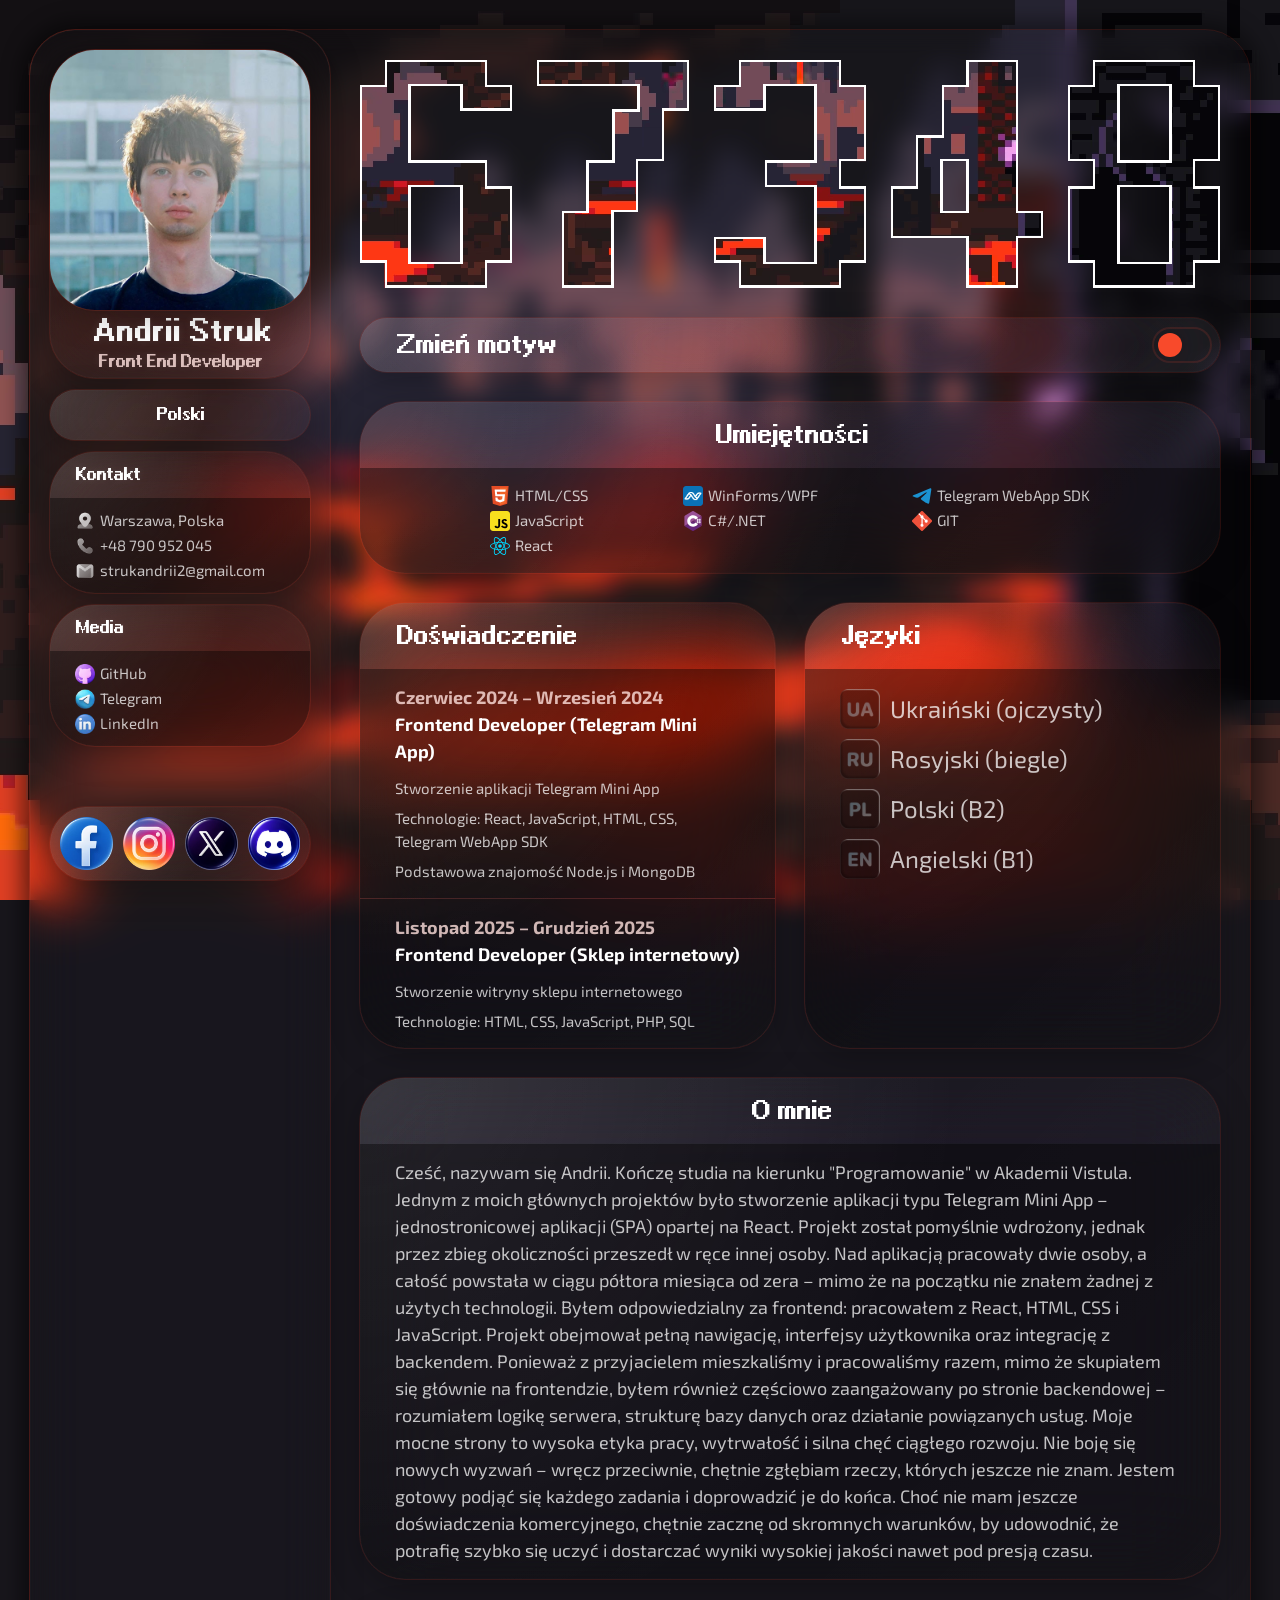
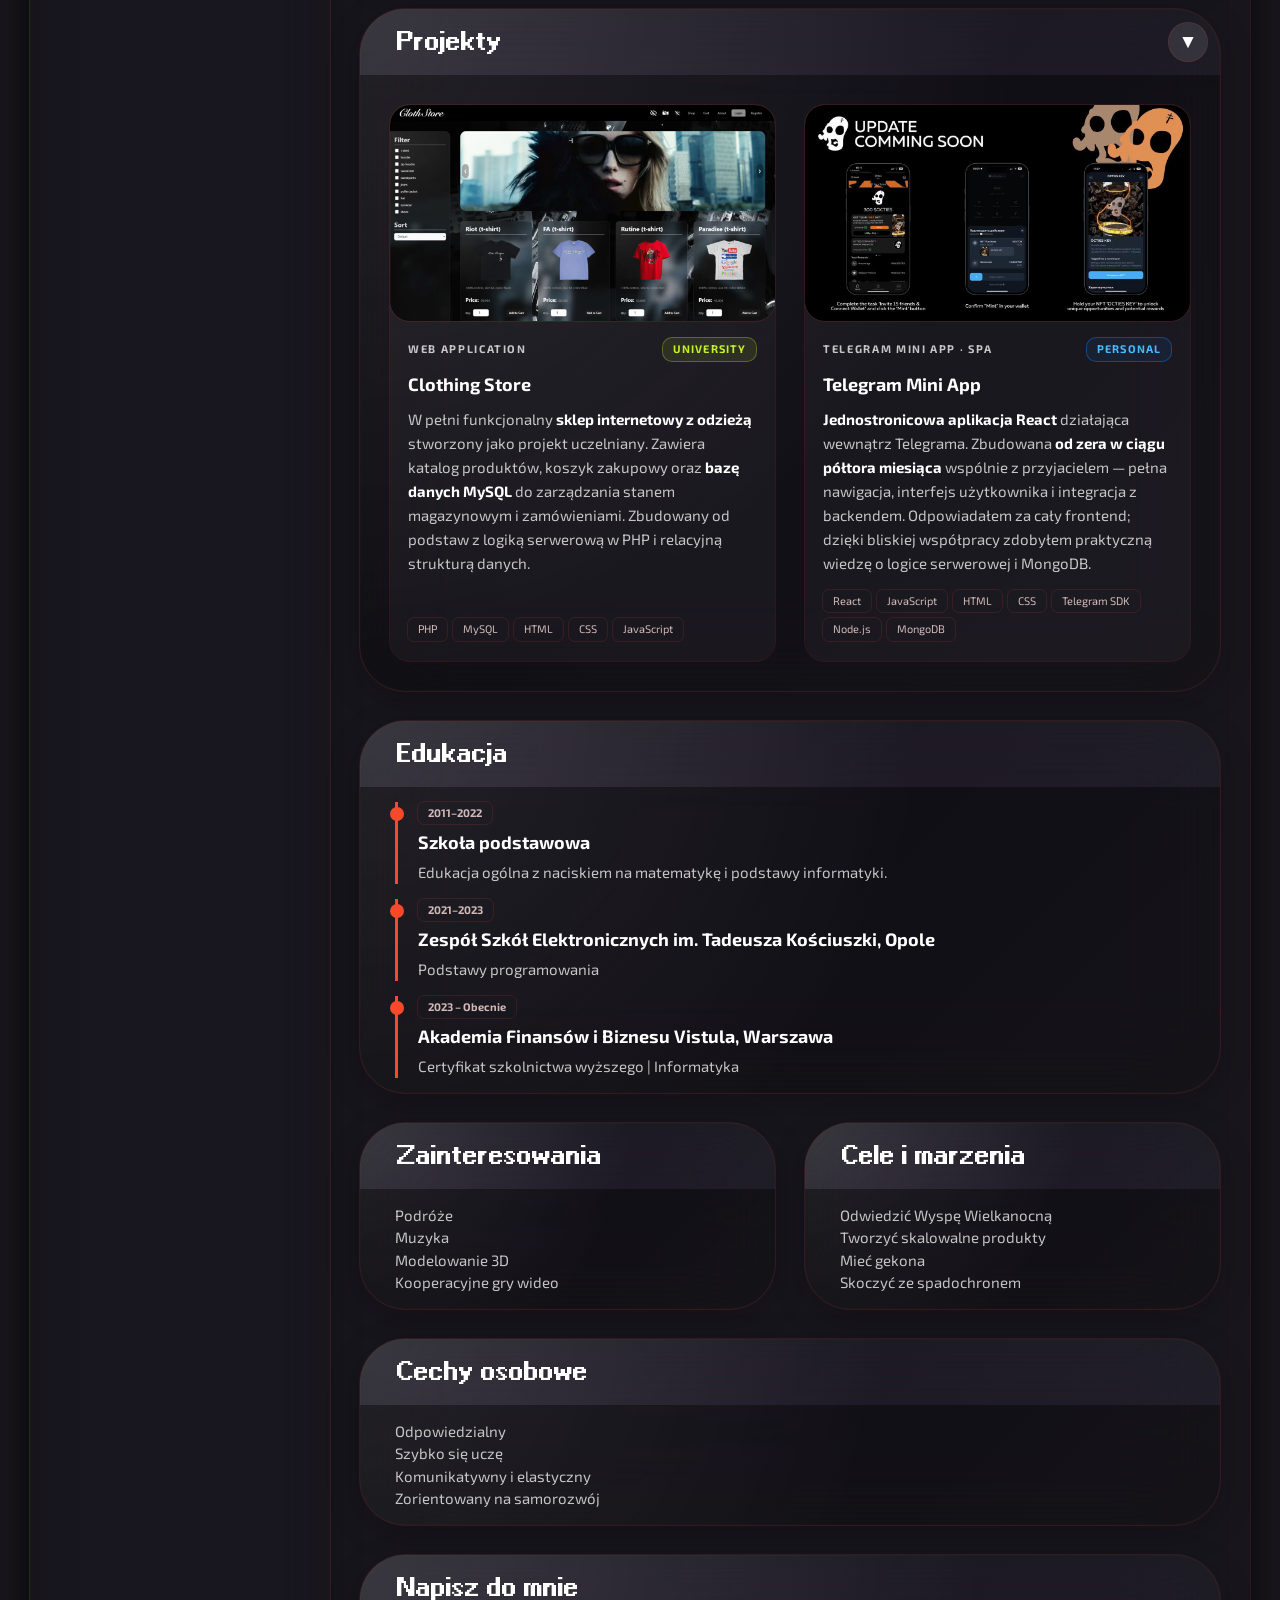
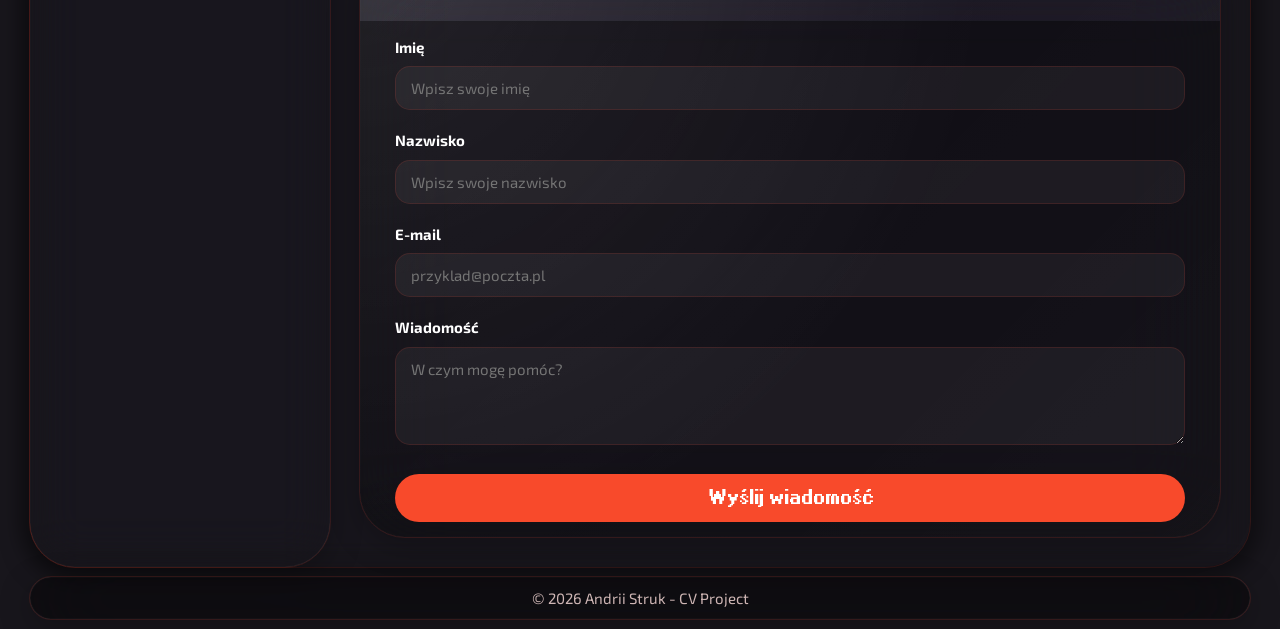
<file: zad6_JSON/index.html>
<!DOCTYPE html>
<html lang="pl">

<head>
    <meta charset="UTF-8" />
    <meta name="viewport" content="width=device-width, initial-scale=1.0">
    <meta name="description" content="CV Project" />
    <meta name="theme-color" id="meta-theme" content="#18161C">
    <meta property="article:author" content="Andrii Struk">
    <meta property="og:title" content="CV Project Andrii Struk">
    <meta property="og:description" content="CV Project - Andrii Struk's resume showcasing skills, experience, and projects in web development.">
    <meta property="og:image" content="https://res.cloudinary.com/dogadyfmx/image/upload/v1773763977/sv_og_ico_id7ajy.png">
    <meta property="og:url" content="https://aferist163.github.io/SV/">
    <meta property="og:type" content="website">
    <meta property="og:site_name" content="Andrii Struk CV">
    <meta property="og:locale" content="pl_PL">
    <meta property="og:locale:alternate" content="en_US">
    <meta property="og:locale:alternate" content="uk_UA">
    <link rel="preload" as="image" href="img/TerrariaHell.avif" fetchpriority="high">
    <link rel="preload" as="image" href="img/ID_mask.svg">
    <link rel="preload" as="image" href="img/ID_mask_border.png">
    <link rel="preload" href="fonts/exo_2.woff2" as="font" type="font/woff2" crossorigin>
    <link rel="preload" href="fonts/exo_2_700.woff2" as="font" type="font/woff2" crossorigin>
    <link rel="preload" href="fonts/ari.woff2" as="font" type="font/woff2" crossorigin>
    <link rel="icon" id="favicon" href="img/Red_favicon.ico">
    <link rel="stylesheet" href="css/style.css" />
    <link id="theme-style" rel="stylesheet" href="css/red.css" />
    <title>Andrii Struk CV</title>
</head>

<body>
    <div class="resume">
        <header>
            <div class="info_stiky">
                <section class="name_info">
                    <img class="avatar" src="./img/avatar.avif" fetchpriority="high" alt="avatar">
                    <h1 data-i18n="name">Andrii Struk</h1>
                    <p>Front End Developer</p>
                </section>
                <div class="selectWrapper">
                    <div class="selected">Polski</div>
                    <div class="custom-select">
                        <ul class="options">
                            <li data-value="pl">Polski</li>
                            <li data-value="en">English</li>
                            <li data-value="ua">Українська</li>
                        </ul>
                    </div>
                </div>
                <section>
                    <h2 data-i18n="contact_information">Kontakt</h2>
                    <ul class="contact_information">
                        <li><a href="https://www.google.com/maps/search/?api=1&query=Warszawa,Polska" target="_blank"
                                rel="noopener noreferrer" data-i18n="address">
                                Warszawa, Polska
                            </a>
                        </li>
                        <li>
                            <a href="tel:+48790952045" rel="noopener noreferrer" data-i18n="phone">
                                +48 790 952 045
                            </a>
                        </li>
                        <li>
                            <a href="mailto:strukandrii2@gmail.com" rel="noopener noreferrer" data-i18n="mail">
                                strukandrii2@gmail.com
                            </a>
                        </li>
                    </ul>
                </section>
                <section>
                    <h2 data-i18n="social_media">Media</h2>
                    <ul class="social_media">
                        <li>
                            <a data-i18n="GitHub" href="https://github.com/Aferist163" target="_blank"
                                rel="noopener noreferrer">
                                GitHub
                            </a>
                        </li>
                        <li>
                            <a data-i18n="Telegram" href="https://t.me/Aferist_5" target="_blank"
                                rel="noopener noreferrer">
                                Telegram
                            </a>
                        </li>
                        <li>
                            <a data-i18n="LinkedIn"
                                href="https://www.linkedin.com/in/andrii-struk-12a631332/?trk=opento_sprofile_pfeditor"
                                target="_blank" rel="noopener noreferrer">
                                LinkedIn
                            </a>
                        </li>
                    </ul>
                </section>
            </div>
            <div class="links">
                <a href="https://www.facebook.com/profile.php?id=100079202345239" target="_blank"
                    rel="noopener noreferrer">
                    <img class="round" src="./img/round_links/Facebook.webp" alt="Facebook_avatar">
                </a>
                <a href="https://www.instagram.com/way2roxy?igsh=MTVjdGt2b3lvbXo5Zg%3D%3D&utm_source=qr" target="_blank"
                    rel="noopener noreferrer">
                    <img class="round" src="./img//round_links/Instagram.webp" alt="Instagram_avatar">
                </a>
                <a href="https://x.com/Aferist163" target="_blank" rel="noopener noreferrer">
                    <img class="round" src="./img//round_links/X.webp" alt="X_avatar">
                </a>
                <a href="https://www.discordapp.com/users/980923638947647529" target="_blank" rel="noopener noreferrer">
                    <img class="round" src="./img/round_links/Discord.webp" alt="Discord_avatar">
                </a>
            </div>
        </header>
        <main>
            <div class="id-wrapper">
                <img class="id" src="./img/ID_mask_border.png" alt="ID_card">
                <div class="student_id"></div>
            </div>
            <div class="switchTheme">
                <h2 data-i18n="switch_theme"></h2>
                <label class="switch">
                    <input aria-label="Switch theme" type="checkbox">
                    <span class="slider"></span>
                </label>
            </div>
            <section class="skills">
                <h2 data-i18n="skills">Umiejętności</h2>
                <div class="skills_list">
                    <ul>
                        <li class="html">HTML/CSS</li>
                        <li class="javascript">JavaScript</li>
                        <li class="react">React</li>
                    </ul>
                    <ul>
                        <li class="winforms">WinForms/WPF</li>
                        <li class="csharp">C#/.NET</li>
                    </ul>
                    <ul>
                        <li class="telegram">Telegram WebApp SDK</li>
                        <li class="git">GIT</li>
                    </ul>
                </div>
            </section>
            <div class="midl">
                <section class="experience">
                    <h2 data-i18n="experience">Doświadczenie</h2>
                    <article>
                        <span class="period" data-i18n="experience_months">Czerwiec 2024 – Wrzesień 2024</span>
                        <h3 data-i18n="position">Frontend Developer (Telegram Mini App)</h3>
                        <p data-i18n="project">Stworzenie aplikacji Telegram Mini App</p>
                        <p data-i18n="technologies">Technologie: React, JavaScript, HTML, CSS, Telegram WebApp SDK
                        </p>
                        <p data-i18n="technologies_1">Podstawowa znajomość Node.js i MongoDB</p>
                    </article>
                    <hr class="separator">
                    <article>
                        <span class="period" data-i18n="experience_months_1">Listopad 2025 – Grudzień 2025</span>
                        <h3 data-i18n="position_1">Frontend Developer (Sklep internetowy)</h3>
                        <p data-i18n="project_1">Stworzenie witryny sklepu internetowego</p>
                        <p data-i18n="technologies_2">Technologie: HTML, CSS, JavaScript, PHP, SQL</p>
                    </article>
                </section>
                <section class="languages">
                    <h2 data-i18n="languages"></h2>
                    <article>
                        <ul>
                            <li data-i18n="ukrainian"></li>
                            <li data-i18n="russian"></li>
                            <li data-i18n="polish"></li>
                            <li data-i18n="english"></li>
                        </ul>
                    </article>
                </section>
                <section class="summary">
                    <h2 data-i18n="summary"></h2>
                    <div class="summary_text">
                        <p data-i18n="summary_text"></p>
                    </div>
                </section>
            </div>
            <section class="projects">
                <div class="section-header">
                    <h2 data-i18n="projects">Projekty</h2>
                    <button class="section-toggle" id="toggle-projects" aria-label="Toggle projects">▼</button>
                </div>
                <ul class="projects-body">
                    <li>
                        <div class="project-card">
                            <img src="./img/Project_1.avif" loading="lazy" alt="Clothing Store">
                            <div class="project-info">
                                <div class="project-top">
                                    <span class="project-type-label">Web Application</span>
                                    <span class="project-badge badge-uni">University</span>
                                </div>
                                <div class="project-name" data-i18n="project_card_1_name">Clothing Store</div>
                                <p class="project-desc" data-i18n="project_card_1_desc">W pełni funkcjonalny
                                    <strong>sklep internetowy z odzieżą</strong> stworzony jako projekt uczelniany.
                                    Zawiera katalog produktów, koszyk zakupowy oraz <strong>bazę danych MySQL</strong>
                                    do zarządzania stanem magazynowym i zamówieniami. Zbudowany od podstaw z logiką
                                    serwerową w PHP i relacyjną strukturą danych.
                                </p>
                                <div class="project-stack">
                                    <span class="stack-tag">PHP</span>
                                    <span class="stack-tag">MySQL</span>
                                    <span class="stack-tag">HTML</span>
                                    <span class="stack-tag">CSS</span>
                                    <span class="stack-tag">JavaScript</span>
                                </div>
                            </div>
                        </div>
                    </li>
                    <li>
                        <div class="project-card">
                            <img src="./img/Project_2.avif" loading="lazy" alt="Tg app">
                            <div class="project-info">
                                <div class="project-top">
                                    <span class="project-type-label">Telegram Mini App · SPA</span>
                                    <span class="project-badge badge-pers">Personal</span>
                                </div>
                                <div class="project-name" data-i18n="project_card_2_name">Telegram Mini App</div>
                                <p class="project-desc" data-i18n="project_card_2_desc"><strong>Jednostronicowa
                                        aplikacja React</strong> działająca wewnątrz Telegrama. Zbudowana <strong>od
                                        zera w ciągu półtora miesiąca</strong> wspólnie z przyjacielem — pełna
                                    nawigacja, interfejs użytkownika i integracja z backendem. Odpowiadałem za cały
                                    frontend; dzięki bliskiej współpracy zdobyłem praktyczną wiedzę o logice serwerowej
                                    i MongoDB.</p>
                                <div class="project-stack">
                                    <span class="stack-tag">React</span>
                                    <span class="stack-tag">JavaScript</span>
                                    <span class="stack-tag">HTML</span>
                                    <span class="stack-tag">CSS</span>
                                    <span class="stack-tag">Telegram SDK</span>
                                    <span class="stack-tag">Node.js</span>
                                    <span class="stack-tag">MongoDB</span>
                                </div>
                            </div>
                        </div>
                    </li>
                </ul>
            </section>
            <section class="education">
                <h2 data-i18n="education">Edukacja</h2>
                <div class="edu-info">
                    <div class="edu-item">
                        <span class="year">2011–2022</span>
                        <h3 data-i18n="school">Szkoła podstawowa</h3>
                        <p data-i18n="school_education">Edukacja ogólna z naciskiem na matematykę i podstawy
                            informatyki.</p>
                    </div>
                    <div class="edu-item">
                        <span class="year">2021–2023</span>
                        <h3 data-i18n="zespol">Zespół Szkół Elektronicznych im. Tadeusza Kościuszki, Opole</h3>
                        <p data-i18n="zespol_education">Podstawy programowania</p>
                    </div>
                    <div class="edu-item">
                        <span class="year" data-i18n="present">2023 – Obecnie</span>
                        <h3 data-i18n="vistula">Akademia Finansów i Biznesu Vistula, Warszawa</h3>
                        <p data-i18n="vistula_education">Certyfikat szkolnictwa wyższego | Informatyka</p>
                    </div>
                </div>
            </section>
            <div class="Hobbies">
                <section class="tr">
                    <h2 data-i18n="hobbies">Zainteresowania</h2>
                    <ul class="trr">
                        <li data-i18n="travelling">Podróże</li>
                        <li data-i18n="music">Muzyka</li>
                        <li data-i18n="modeling">Modelowanie 3D</li>
                        <li data-i18n="cooperative_video_games">Kooperacyjne gry wideo</li>
                    </ul>
                </section>
                <section class="tr">
                    <h2 data-i18n="wants">Cele i marzenia</h2>
                    <ul class="trr">
                        <li data-i18n="visit_easter_island">Odwiedzić Wyspę Wielkanocną</li>
                        <li data-i18n="develop_products_for_thousands">Tworzyć skalowalne produkty</li>
                        <li data-i18n="own_a_gecko">Mieć gekona</li>
                        <li data-i18n="skydive">Skoczyć ze spadochronem</li>
                    </ul>
                </section>
                <section class="tr">
                    <h2 data-i18n="personal_qualities">Cechy osobowe</h2>
                    <ul class="trr">
                        <li data-i18n="responsible">Odpowiedzialny</li>
                        <li data-i18n="quick_learner">Szybko się uczę</li>
                        <li data-i18n="easygoing_and_adaptable">Komunikatywny i elastyczny</li>
                        <li data-i18n="committed_to_self-development">Zorientowany na samorozwój</li>
                    </ul>
                </section>
            </div>
            <section class="contact-form-section">
                <h2 data-i18n="write_to_me">Napisz do mnie</h2>
                <form id="contact-form" class="contact-form-body" novalidate>
                    <div class="form-group">
                        <label for="first-name" data-i18n="first_name_label">Imię</label>
                        <input type="text" id="first-name" name="firstName"
                            data-i18n-placeholder="first_name_placeholder" placeholder="Wpisz swoje imię">
                        <span class="error-msg" id="first-name-error"></span>
                    </div>

                    <div class="form-group">
                        <label for="last-name" data-i18n="last_name_label">Nazwisko</label>
                        <input type="text" id="last-name" name="lastName" data-i18n-placeholder="last_name_placeholder"
                            placeholder="Wpisz swoje nazwisko">
                        <span class="error-msg" id="last-name-error"></span>
                    </div>

                    <div class="form-group">
                        <label for="email" data-i18n="email_label">E-mail</label>
                        <input type="email" id="email" name="email" data-i18n-placeholder="email_placeholder"
                            placeholder="przyklad@poczta.pl">
                        <span class="error-msg" id="email-error"></span>
                    </div>

                    <div class="form-group">
                        <label for="message" data-i18n="message_label">Wiadomość</label>
                        <textarea id="message" name="message" rows="4" data-i18n-placeholder="message_placeholder"
                            placeholder="W czym mogę pomóc?"></textarea>
                        <span class="error-msg" id="message-error"></span>
                    </div>

                    <button type="submit" class="submit-btn" data-i18n="submit_button">Wyślij wiadomość</button>
                    <div id="success-msg" class="success-msg" data-i18n="success_message">Wiadomość została przygotowana poprawnie!</div>
                </form>
            </section>
        </main>
    </div>
    <footer>
        <p>&copy; 2026 Andrii Struk - CV Project</p>
    </footer>
    <script src="js/script.js" defer></script>
</body>

</html>
</file>
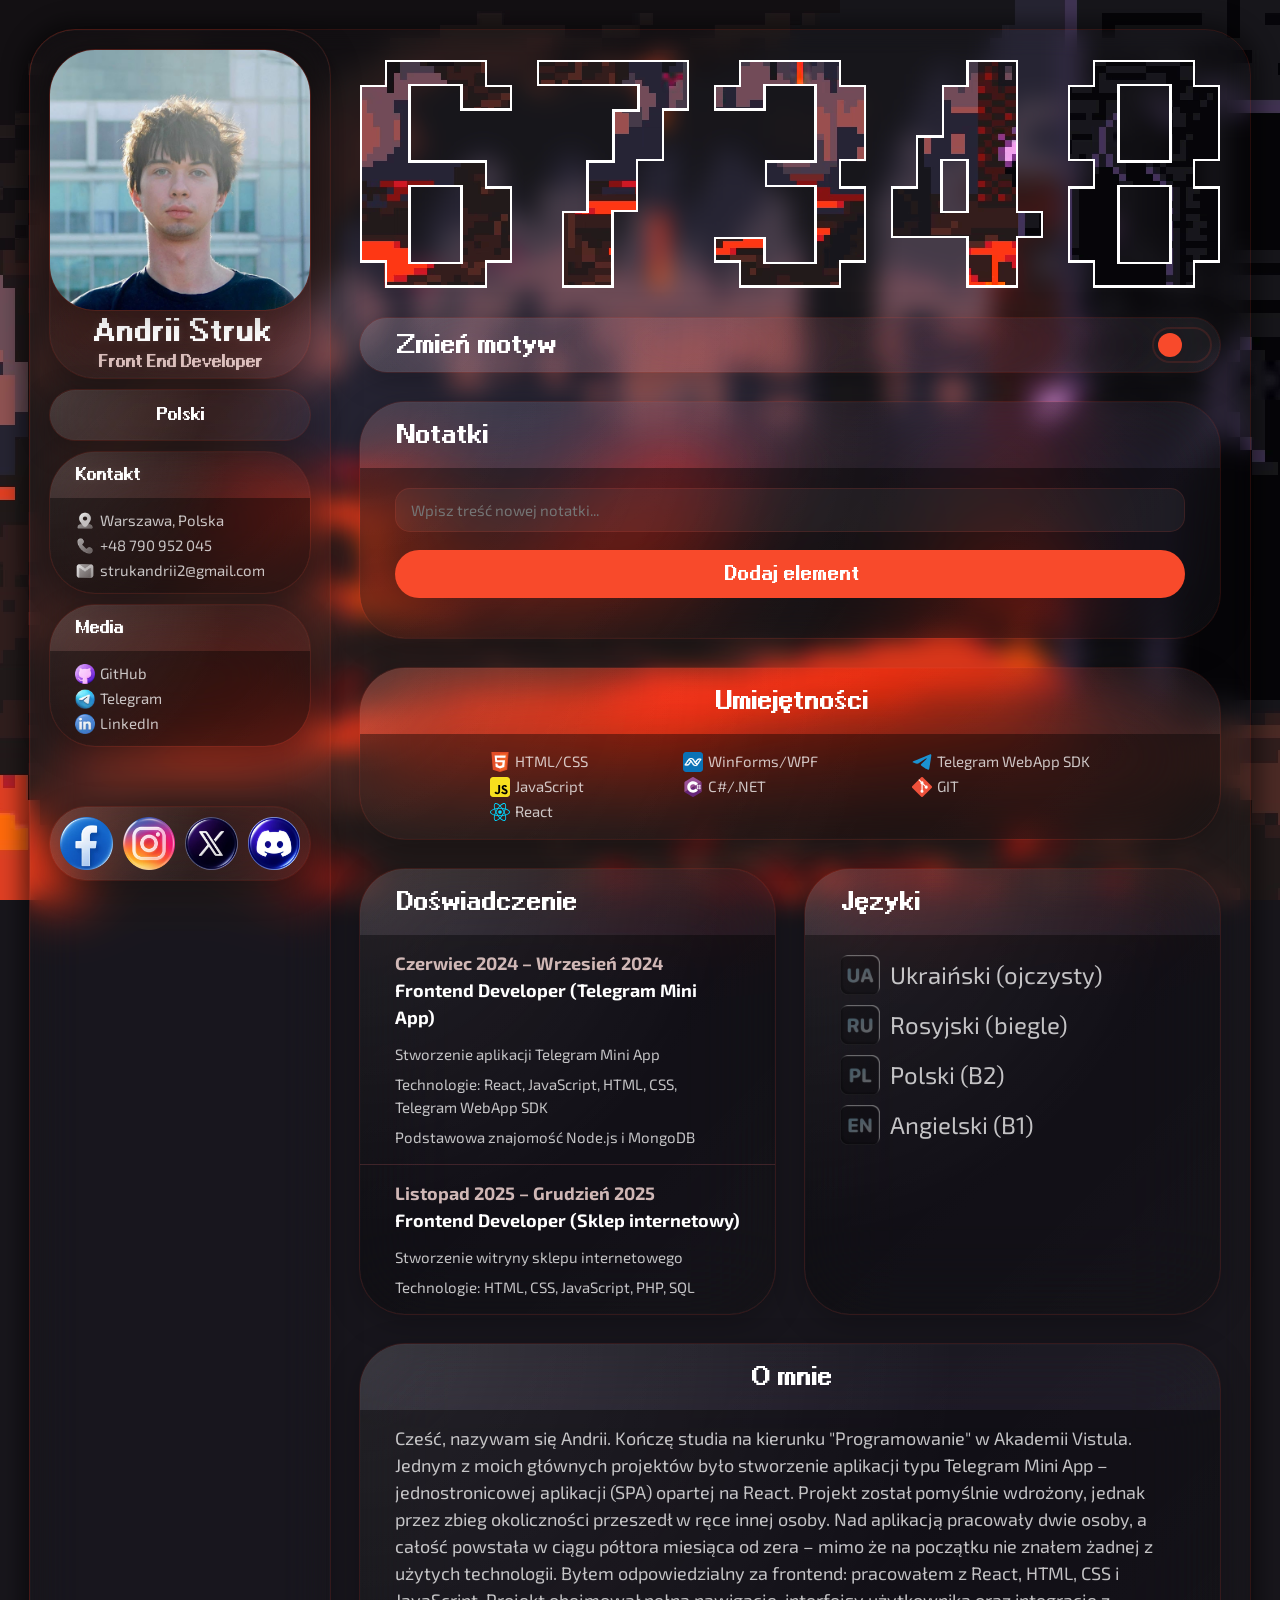
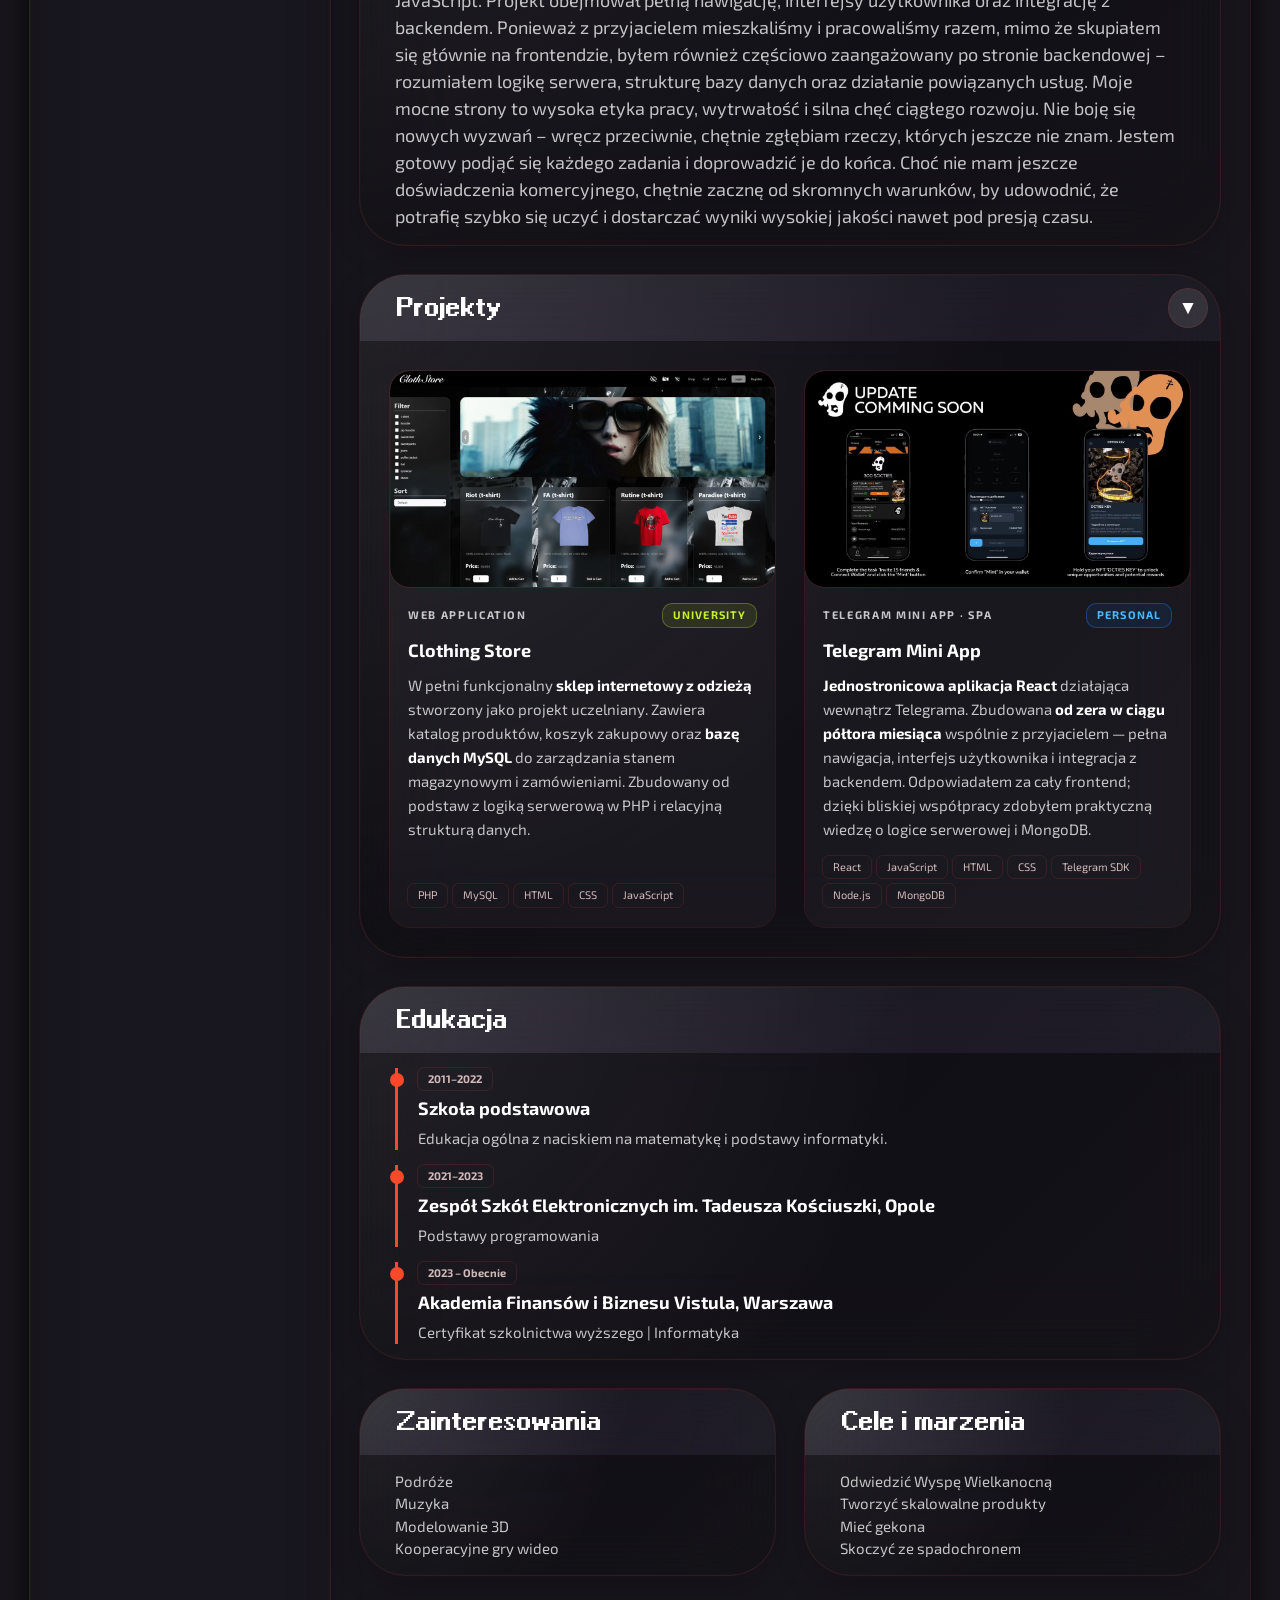
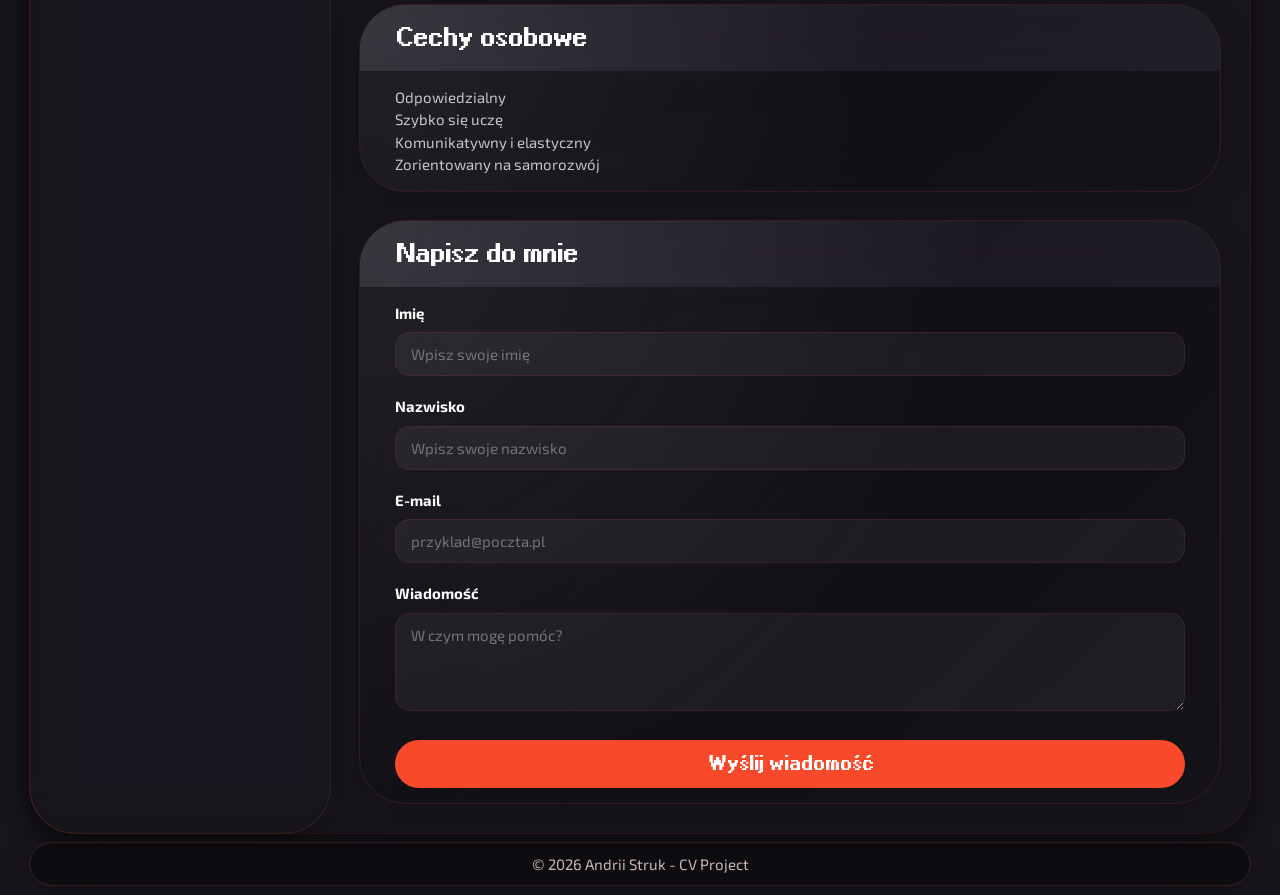
<file: zad7_LocalStorage/index.html>
<!DOCTYPE html>
<html lang="pl">

<head>
    <meta charset="UTF-8" />
    <meta name="viewport" content="width=device-width, initial-scale=1.0">
    <meta name="description" content="CV Project" />
    <meta name="theme-color" id="meta-theme" content="#18161C">
    <meta property="article:author" content="Andrii Struk">
    <meta property="og:title" content="CV Project Andrii Struk">
    <meta property="og:description" content="CV Project - Andrii Struk's resume showcasing skills, experience, and projects in web development.">
    <meta property="og:image" content="https://res.cloudinary.com/dogadyfmx/image/upload/v1773763977/sv_og_ico_id7ajy.png">
    <meta property="og:url" content="https://aferist163.github.io/SV/">
    <meta property="og:type" content="website">
    <meta property="og:site_name" content="Andrii Struk CV">
    <meta property="og:locale" content="pl_PL">
    <meta property="og:locale:alternate" content="en_US">
    <meta property="og:locale:alternate" content="uk_UA">
    <link rel="preload" as="image" href="img/TerrariaHell.avif" fetchpriority="high">
    <link rel="preload" as="image" href="img/ID_mask.svg">
    <link rel="preload" as="image" href="img/ID_mask_border.png">
    <link rel="preload" href="fonts/exo_2.woff2" as="font" type="font/woff2" crossorigin>
    <link rel="preload" href="fonts/exo_2_700.woff2" as="font" type="font/woff2" crossorigin>
    <link rel="preload" href="fonts/ari.woff2" as="font" type="font/woff2" crossorigin>
    <link rel="icon" id="favicon" href="img/Red_favicon.ico">
    <link rel="stylesheet" href="css/style.css" />
    <link id="theme-style" rel="stylesheet" href="css/red.css" />
    <title>Andrii Struk CV</title>
</head>

<body>
    <div class="resume">
        <header>
            <div class="info_stiky">
                <section class="name_info">
                    <img class="avatar" src="./img/avatar.avif" fetchpriority="high" alt="avatar">
                    <h1 data-i18n="name">Andrii Struk</h1>
                    <p>Front End Developer</p>
                </section>
                <div class="selectWrapper">
                    <div class="selected">Polski</div>
                    <div class="custom-select">
                        <ul class="options">
                            <li data-value="pl">Polski</li>
                            <li data-value="en">English</li>
                            <li data-value="ua">Українська</li>
                        </ul>
                    </div>
                </div>
                <section>
                    <h2 data-i18n="contact_information">Kontakt</h2>
                    <ul class="contact_information">
                        <li><a href="https://www.google.com/maps/search/?api=1&query=Warszawa,Polska" target="_blank"
                                rel="noopener noreferrer" data-i18n="address">
                                Warszawa, Polska
                            </a>
                        </li>
                        <li>
                            <a href="tel:+48790952045" rel="noopener noreferrer" data-i18n="phone">
                                +48 790 952 045
                            </a>
                        </li>
                        <li>
                            <a href="mailto:strukandrii2@gmail.com" rel="noopener noreferrer" data-i18n="mail">
                                strukandrii2@gmail.com
                            </a>
                        </li>
                    </ul>
                </section>
                <section>
                    <h2 data-i18n="social_media">Media</h2>
                    <ul class="social_media">
                        <li>
                            <a data-i18n="GitHub" href="https://github.com/Aferist163" target="_blank"
                                rel="noopener noreferrer">
                                GitHub
                            </a>
                        </li>
                        <li>
                            <a data-i18n="Telegram" href="https://t.me/Aferist_5" target="_blank"
                                rel="noopener noreferrer">
                                Telegram
                            </a>
                        </li>
                        <li>
                            <a data-i18n="LinkedIn"
                                href="https://www.linkedin.com/in/andrii-struk-12a631332/?trk=opento_sprofile_pfeditor"
                                target="_blank" rel="noopener noreferrer">
                                LinkedIn
                            </a>
                        </li>
                    </ul>
                </section>
            </div>
            <div class="links">
                <a href="https://www.facebook.com/profile.php?id=100079202345239" target="_blank"
                    rel="noopener noreferrer">
                    <img class="round" src="./img/round_links/Facebook.webp" alt="Facebook_avatar">
                </a>
                <a href="https://www.instagram.com/way2roxy?igsh=MTVjdGt2b3lvbXo5Zg%3D%3D&utm_source=qr" target="_blank"
                    rel="noopener noreferrer">
                    <img class="round" src="./img//round_links/Instagram.webp" alt="Instagram_avatar">
                </a>
                <a href="https://x.com/Aferist163" target="_blank" rel="noopener noreferrer">
                    <img class="round" src="./img//round_links/X.webp" alt="X_avatar">
                </a>
                <a href="https://www.discordapp.com/users/980923638947647529" target="_blank" rel="noopener noreferrer">
                    <img class="round" src="./img/round_links/Discord.webp" alt="Discord_avatar">
                </a>
            </div>
        </header>
        <main>
            <div class="id-wrapper">
                <img class="id" src="./img/ID_mask_border.png" alt="ID_card">
                <div class="student_id"></div>
            </div>
            <div class="switchTheme">
                <h2 data-i18n="switch_theme"></h2>
                <label class="switch">
                    <input aria-label="Switch theme" type="checkbox">
                    <span class="slider"></span>
                </label>
            </div>
            <section class="notes-section">
                <h2 data-i18n="notes_title">Notatki</h2>
                <div class="notes-body">
                    <div class="form-group">
                        <input type="text" id="note-input" placeholder="Wpisz treść nowej notatki...">
                        <button id="add-note-btn" class="submit-btn">Dodaj element</button>
                    </div>
                    <ul id="notes-list" class="notes-list">
                    </ul>
                </div>
            </section>
            <section class="skills">
                <h2 data-i18n="skills">Umiejętności</h2>
                <div class="skills_list">
                    <ul>
                        <li class="html">HTML/CSS</li>
                        <li class="javascript">JavaScript</li>
                        <li class="react">React</li>
                    </ul>
                    <ul>
                        <li class="winforms">WinForms/WPF</li>
                        <li class="csharp">C#/.NET</li>
                    </ul>
                    <ul>
                        <li class="telegram">Telegram WebApp SDK</li>
                        <li class="git">GIT</li>
                    </ul>
                </div>
            </section>
            <div class="midl">
                <section class="experience">
                    <h2 data-i18n="experience">Doświadczenie</h2>
                    <article>
                        <span class="period" data-i18n="experience_months">Czerwiec 2024 – Wrzesień 2024</span>
                        <h3 data-i18n="position">Frontend Developer (Telegram Mini App)</h3>
                        <p data-i18n="project">Stworzenie aplikacji Telegram Mini App</p>
                        <p data-i18n="technologies">Technologie: React, JavaScript, HTML, CSS, Telegram WebApp SDK
                        </p>
                        <p data-i18n="technologies_1">Podstawowa znajomość Node.js i MongoDB</p>
                    </article>
                    <hr class="separator">
                    <article>
                        <span class="period" data-i18n="experience_months_1">Listopad 2025 – Grudzień 2025</span>
                        <h3 data-i18n="position_1">Frontend Developer (Sklep internetowy)</h3>
                        <p data-i18n="project_1">Stworzenie witryny sklepu internetowego</p>
                        <p data-i18n="technologies_2">Technologie: HTML, CSS, JavaScript, PHP, SQL</p>
                    </article>
                </section>
                <section class="languages">
                    <h2 data-i18n="languages"></h2>
                    <article>
                        <ul>
                            <li data-i18n="ukrainian"></li>
                            <li data-i18n="russian"></li>
                            <li data-i18n="polish"></li>
                            <li data-i18n="english"></li>
                        </ul>
                    </article>
                </section>
                <section class="summary">
                    <h2 data-i18n="summary"></h2>
                    <div class="summary_text">
                        <p data-i18n="summary_text"></p>
                    </div>
                </section>
            </div>
            <section class="projects">
                <div class="section-header">
                    <h2 data-i18n="projects">Projekty</h2>
                    <button class="section-toggle" id="toggle-projects" aria-label="Toggle projects">▼</button>
                </div>
                <ul class="projects-body">
                    <li>
                        <div class="project-card">
                            <img src="./img/Project_1.avif" loading="lazy" alt="Clothing Store">
                            <div class="project-info">
                                <div class="project-top">
                                    <span class="project-type-label">Web Application</span>
                                    <span class="project-badge badge-uni">University</span>
                                </div>
                                <div class="project-name" data-i18n="project_card_1_name">Clothing Store</div>
                                <p class="project-desc" data-i18n="project_card_1_desc">W pełni funkcjonalny
                                    <strong>sklep internetowy z odzieżą</strong> stworzony jako projekt uczelniany.
                                    Zawiera katalog produktów, koszyk zakupowy oraz <strong>bazę danych MySQL</strong>
                                    do zarządzania stanem magazynowym i zamówieniami. Zbudowany od podstaw z logiką
                                    serwerową w PHP i relacyjną strukturą danych.
                                </p>
                                <div class="project-stack">
                                    <span class="stack-tag">PHP</span>
                                    <span class="stack-tag">MySQL</span>
                                    <span class="stack-tag">HTML</span>
                                    <span class="stack-tag">CSS</span>
                                    <span class="stack-tag">JavaScript</span>
                                </div>
                            </div>
                        </div>
                    </li>
                    <li>
                        <div class="project-card">
                            <img src="./img/Project_2.avif" loading="lazy" alt="Tg app">
                            <div class="project-info">
                                <div class="project-top">
                                    <span class="project-type-label">Telegram Mini App · SPA</span>
                                    <span class="project-badge badge-pers">Personal</span>
                                </div>
                                <div class="project-name" data-i18n="project_card_2_name">Telegram Mini App</div>
                                <p class="project-desc" data-i18n="project_card_2_desc"><strong>Jednostronicowa
                                        aplikacja React</strong> działająca wewnątrz Telegrama. Zbudowana <strong>od
                                        zera w ciągu półtora miesiąca</strong> wspólnie z przyjacielem — pełna
                                    nawigacja, interfejs użytkownika i integracja z backendem. Odpowiadałem za cały
                                    frontend; dzięki bliskiej współpracy zdobyłem praktyczną wiedzę o logice serwerowej
                                    i MongoDB.</p>
                                <div class="project-stack">
                                    <span class="stack-tag">React</span>
                                    <span class="stack-tag">JavaScript</span>
                                    <span class="stack-tag">HTML</span>
                                    <span class="stack-tag">CSS</span>
                                    <span class="stack-tag">Telegram SDK</span>
                                    <span class="stack-tag">Node.js</span>
                                    <span class="stack-tag">MongoDB</span>
                                </div>
                            </div>
                        </div>
                    </li>
                </ul>
            </section>
            <section class="education">
                <h2 data-i18n="education">Edukacja</h2>
                <div class="edu-info">
                    <div class="edu-item">
                        <span class="year">2011–2022</span>
                        <h3 data-i18n="school">Szkoła podstawowa</h3>
                        <p data-i18n="school_education">Edukacja ogólna z naciskiem na matematykę i podstawy
                            informatyki.</p>
                    </div>
                    <div class="edu-item">
                        <span class="year">2021–2023</span>
                        <h3 data-i18n="zespol">Zespół Szkół Elektronicznych im. Tadeusza Kościuszki, Opole</h3>
                        <p data-i18n="zespol_education">Podstawy programowania</p>
                    </div>
                    <div class="edu-item">
                        <span class="year" data-i18n="present">2023 – Obecnie</span>
                        <h3 data-i18n="vistula">Akademia Finansów i Biznesu Vistula, Warszawa</h3>
                        <p data-i18n="vistula_education">Certyfikat szkolnictwa wyższego | Informatyka</p>
                    </div>
                </div>
            </section>
            <div class="Hobbies">
                <section class="tr">
                    <h2 data-i18n="hobbies">Zainteresowania</h2>
                    <ul class="trr">
                        <li data-i18n="travelling">Podróże</li>
                        <li data-i18n="music">Muzyka</li>
                        <li data-i18n="modeling">Modelowanie 3D</li>
                        <li data-i18n="cooperative_video_games">Kooperacyjne gry wideo</li>
                    </ul>
                </section>
                <section class="tr">
                    <h2 data-i18n="wants">Cele i marzenia</h2>
                    <ul class="trr">
                        <li data-i18n="visit_easter_island">Odwiedzić Wyspę Wielkanocną</li>
                        <li data-i18n="develop_products_for_thousands">Tworzyć skalowalne produkty</li>
                        <li data-i18n="own_a_gecko">Mieć gekona</li>
                        <li data-i18n="skydive">Skoczyć ze spadochronem</li>
                    </ul>
                </section>
                <section class="tr">
                    <h2 data-i18n="personal_qualities">Cechy osobowe</h2>
                    <ul class="trr">
                        <li data-i18n="responsible">Odpowiedzialny</li>
                        <li data-i18n="quick_learner">Szybko się uczę</li>
                        <li data-i18n="easygoing_and_adaptable">Komunikatywny i elastyczny</li>
                        <li data-i18n="committed_to_self-development">Zorientowany na samorozwój</li>
                    </ul>
                </section>
            </div>
            <section class="contact-form-section">
                <h2 data-i18n="write_to_me">Napisz do mnie</h2>
                <form id="contact-form" class="contact-form-body" novalidate>
                    <div class="form-group">
                        <label for="first-name" data-i18n="first_name_label">Imię</label>
                        <input type="text" id="first-name" name="firstName"
                            data-i18n-placeholder="first_name_placeholder" placeholder="Wpisz swoje imię">
                        <span class="error-msg" id="first-name-error"></span>
                    </div>

                    <div class="form-group">
                        <label for="last-name" data-i18n="last_name_label">Nazwisko</label>
                        <input type="text" id="last-name" name="lastName" data-i18n-placeholder="last_name_placeholder"
                            placeholder="Wpisz swoje nazwisko">
                        <span class="error-msg" id="last-name-error"></span>
                    </div>

                    <div class="form-group">
                        <label for="email" data-i18n="email_label">E-mail</label>
                        <input type="email" id="email" name="email" data-i18n-placeholder="email_placeholder"
                            placeholder="przyklad@poczta.pl">
                        <span class="error-msg" id="email-error"></span>
                    </div>

                    <div class="form-group">
                        <label for="message" data-i18n="message_label">Wiadomość</label>
                        <textarea id="message" name="message" rows="4" data-i18n-placeholder="message_placeholder"
                            placeholder="W czym mogę pomóc?"></textarea>
                        <span class="error-msg" id="message-error"></span>
                    </div>

                    <button type="submit" class="submit-btn" data-i18n="submit_button">Wyślij wiadomość</button>
                    <div id="success-msg" class="success-msg" data-i18n="success_message">Wiadomość została przygotowana poprawnie!</div>
                </form>
            </section>
        </main>
    </div>
    <footer>
        <p>&copy; 2026 Andrii Struk - CV Project</p>
    </footer>
    <script src="js/script.js" defer></script>
</body>

</html>
</file>
<file: css/style.css>
@font-face {
    font-family: "MyPixelFont"; 
    src: url("../fonts/ari.woff2") format("woff2"); 
    font-style: normal;
    font-weight: 400;
    font-display: swap;
    letter-spacing: 1px;
}

@font-face {
    font-family: "Exo2";
    src: url("../fonts/exo_2.woff2") format("woff2");
    font-weight: 400;
    font-style: normal;
    font-display: swap;
}

@font-face {
    font-family: "Exo2";
    src: url("../fonts/exo_2_700.woff2") format("woff2");
    font-weight: 700;
    font-style: normal;
    font-display: swap;
}

html {
    box-sizing: border-box;
}

*, *::before, *::after {
    box-sizing: inherit;
}

html, body {
    scrollbar-width: none; 
    -ms-overflow-style: none; 
}

body::-webkit-scrollbar {
    display: none; 
}

* {
    margin: 0;
    padding: 0;
}

a {
    text-decoration: none;
    color: inherit;
}

ul, ol {
    list-style: none;
    padding: 0;
}

body {    
    flex-direction: column;
    font-family: "Exo2", sans-serif;
    line-height: 1.5;
    z-index: 0;
    --blur: 45px;
    --small_font: 15px;
    --midl_font: 18px;
    --label_font: 11px;
    --title_font: 24px;
    --title_Main_font: 28px;
    --title_Second_font: 16px;
    --title_color:rgb(255, 255, 255);
    --text_color: rgba(255, 255, 255, 0.75);
    --text_light_color: rgba(246, 255, 221, 0.8);
    font-size: var(--small_font);
}

html::before {
    content: "";
    position: fixed; 
    top: 0;
    left: 0;
    width: 100%;
    height: 100%;
    z-index: -1; 
    background: url('../img/UndergroundJungle.avif') center/cover no-repeat;
    image-rendering: pixelated;
    -ms-interpolation-mode: nearest-neighbor; 
}

.resume {
    width: calc(min(1690px, 100%) - 60px);
    position: relative;
    display: flex;
    flex-direction: row;
    margin: 30px auto 0;
    border-radius: 45px;
    box-shadow: 1px 1px 20px 10px rgba(0, 0, 0, 0.4);
    outline: 1px solid rgba(117, 255, 104, 0.25);
}

main {
    width: min(1300px, 100%);
    position: relative;
    box-sizing: border-box;
    display: flex;
    flex-direction: column;
    gap: 30px;
    padding: 30px;
    color: var(--text_color);
}

header {
    width: 330px;
    position: relative;
    display: flex;
    flex-shrink: 0;
    flex-direction: column;
    justify-content: space-between;
    border-radius: 45px;
    box-shadow: inset 0 0 1px rgba(255, 255, 255, 0.2), 0 8px 32px rgba(0, 0, 0, 0.25);
    outline: 1px solid rgba(117, 255, 104, 0.25);
}

.resume::before, header::before {
    content: "";
    position: absolute;
    inset: 0;
    z-index: -1;
    border-radius: 45px;
    backdrop-filter: blur(12px) saturate(110%);
}

header::before {
     backdrop-filter: blur(24px) saturate(110%);
}

section, .custom-select, .avatar, .links, .name_info, footer p{
    background: linear-gradient(135deg, rgba(255, 255, 255, 0.005), rgba(255, 255, 255, 0.05)),
    radial-gradient(circle at top left, rgba(255, 255, 255, 0.15), transparent 60%), rgba(0, 0, 0, 0.05);
    backdrop-filter: blur(var(--blur)) saturate(180%);
    -webkit-backdrop-filter: blur(var(--blur)) saturate(180%);
    box-shadow: inset 0 0 1px rgba(255, 255, 255, 0.2), 0 8px 32px rgba(0, 0, 0, 0.25);
    outline: 1px solid rgba(117, 255, 104, 0.25);
}

.trr, .edu-info, .skills_list, .summary_text, .projects-body, article, .social_media, .contact_information, footer p{
  flex: 1;
  padding: 15px 35px;
  border-radius: 0px 0px 45px 45px;
  background: rgba(0, 0, 0, 0.4);
}

footer {
    text-align: center;
    font-size: var(--small_font);
    color: var(--text_light_color);
    width: calc(min(1690px, 100%) - 60px);
    position: relative;
    margin: 10px auto ;
}

footer p{
 padding: 10px 0;
 border-radius: 45px;
}

a[data-i18n="GitHub"]::before {background-image: url("../img/social_media/GitHub.webp");}
a[data-i18n="Telegram"]::before {background-image: url("../img/social_media/Telegram.webp");}
a[data-i18n="LinkedIn"]::before {background-image: url("../img/social_media/LinkedIn.webp");}
a[data-i18n="phone"]::before {background-image: url("../img/contact_information/Phone.webp");}
a[data-i18n="mail"]::before {background-image: url("../img/contact_information/Mail.webp");}
a[data-i18n="address"]::before {background-image: url("../img/contact_information/Address.webp");}
li[data-i18n="ukrainian"]::before {background-image: url("../img/languages_ico/UA.webp");}
li[data-i18n="russian"]::before { background-image: url("../img/languages_ico/RU.webp");}
li[data-i18n="polish"]::before {background-image: url("../img/languages_ico/PL.webp");}
li[data-i18n="english"]::before {background-image: url("../img/languages_ico/EN.webp");}
.skills_list li.html::before{background-image: url("../img/skills/html.svg");}
.skills_list li.javascript::before{background-image: url("../img/skills/javascript.svg");}
.skills_list li.react::before{background-image: url("../img/skills/react.svg");}
.skills_list li.winforms::before{background-image: url("../img/skills/wpf.svg");}
.skills_list li.csharp::before{background-image: url("../img/skills/csharp.svg");}
.skills_list li.telegram::before{background-image: url("../img/skills/tg.svg");}
.skills_list li.git::before{background-image: url("../img/skills/git.svg");}
</file>
<file: css/left.css>
.info_stiky {
    flex-direction: column;
    top: 20px;
}

.social_media, .contact_information {
    padding: 10px 25px;
    flex: 1;
}

.info_stiky, .links {
    display: flex;
    position: sticky;
    gap: 12px;
    margin: 20px;
    border-radius: 45px;
}

.links {
    flex-direction: row;
    padding: 10px;
    bottom: 20px;
    gap: 10px;
}

.links a {
    display: flex;
    flex: 1;
    aspect-ratio: 1 / 1;
}

.round{
   width: 100%;
}

header h2, header p, h1 {
    font-family: "MyPixelFont", sans-serif;
    font-size: var(--title_Main_font);
    padding-top: 8px;
    line-height: 1;
    color: var(--title_color);
    text-shadow: 0 0 2px rgba(255, 255, 255, 0.1), 0 0 10px rgba(255, 255, 255, 0.1);
}

header h2 {
    font-size: var(--title_Second_font);
    padding: 15px 25px;
}

header p {
    font-size: var( --title_Second_font);
    padding-bottom: 8px;
    font-weight: bold;
    color: var(--text_light_color);
}

header section {
    border-radius: 45px;
    display: flex;
    flex-direction: column;
    transition: transform 0.3s ease, background-color 0.3s ease;
}

header section li, .skills_list li{
    position: relative;
    padding-left: 25px;
    line-height: 25px;
    color: var(--text_color);
    transition: scale 0.2s ease;
}

header section:has(li:hover) {
    transform: scale(1.05);
}

header section li:hover {
    color: var(--title_color);
    cursor: pointer;
}

header section li:active {
    transform: scale(0.95);
}

header section li a::before, .skills_list li::before{
    content: "";
    position: absolute;
    left: 0;
    top: 3px;
    width: 20px;
    height: 20px;
    background-size: contain;
    background-repeat: no-repeat;
}

.avatar {
    width: 100%;
    aspect-ratio: 1;
    border-radius: 45px;
}

.name_info {
    display: flex;
    flex-direction: column;
    align-items: center;
    border-radius: 45px;
}

.round:hover {
    scale: 1.15;
}

.round {
     transition: scale 0.2s ease;
}


.selectWrapper{
    font-family: "MyPixelFont", sans-serif;
    font-size: var(--title_Second_font);
    color: var(--text_light_color);
    position: relative;
    height: 50px;
    width: 100%;
    z-index: 1;
}

.custom-select {
    position: absolute;
    top: 0;
    left: 0;
    width: 100%;
    height: 100%; 
    border-radius: 45px;
    cursor: pointer;
    display: flex;
    flex-direction: column;
    overflow: hidden;
    transition: height 0.3s ease;
    z-index: 2;
}

.selected {
    position: relative;
    display: grid;
    place-items: center;
    width: 100%;
    height: 100%; 
    color: var(--title_color);
    z-index: 3;
    pointer-events: none;
}

.options {
    position: absolute;
    width: 100%;
    bottom:  -153px;
    background: rgba(0,0,0,0.3);
    transition: bottom 0.3s ease;
}

.options li {
    width: 100%;
    display: grid;
    place-items: center;
    height: 51px;
    cursor: pointer;
    transition: background 0.25s ease;
}

.options li:hover {
    background: rgba(160,160,160,0.4);
}

.custom-select:hover .options{
    bottom:  0px;
}
 
.custom-select:hover {
    height: calc(100% + 153px); 
}
</file>
<file: css/right.css>
main h2 {
  font-size: var(--title_font);
  padding: 15px 35px;
  font-family: "MyPixelFont", sans-serif;
  color: var(--title_color);
  font-optical-sizing: auto;
  font-style: normal;
}

.education, .skills, .projects {
  display: flex;
  flex-direction: column;
  border-radius: 45px;
}

.skills {
  text-align: center;
}

.skills_list {
  display: flex;
  flex-direction: row;
  justify-content: space-evenly;
  text-align: start;
}

.midl {
  display: grid;
  grid-template-columns: 2fr 3fr;
  grid-template-rows: auto auto;
  gap: 30px;
}

.experience, .languages {
  grid-column: 1;
  border-radius: 45px;
  overflow: hidden;
  display: flex;
  flex-direction: column;
}

.separator {
  height: 1px;
  background: rgba(117, 255, 104, 0.25);
  border: none;
}

.experience {
  grid-row: 1;
}

.experience p {
  font-size: var(--small_font);
  margin-top: 8px;
}

.period {
  font-size: var(--midl_font);
 font-weight: 700;
  color: var(--text_light_color);
  display: block;
}

.experience h3 {
  font-size: var(--midl_font);
  margin-bottom: 12px;
  color: var(--title_color);
}

.languages {
  grid-row: 2;
}

.summary {
  display: flex;
  flex-direction: column;
  grid-column: 2;
  grid-row: 1 / 3;
  border-radius: 45px;
  text-align: center;
}

.summary_text p {
  font-size: var(--midl_font);
  text-align: left;
}

article {
  border-radius: 0;
}

article ul {
  font-size: var(--title_font);
}

article li {
  position: relative;
  padding-left: 50px;
  line-height: 50px;
}

article li::before {
  content: "";
  position: absolute;
  left: 0;
  top: 5px;
  width: 40px;
  height: 40px;
  background-size: cover;
  background-repeat: no-repeat;
}

.edu-info {
  display: flex;
  flex-direction: column;
  gap: 15px;
}

.edu-item {
  position: relative;
  border-left: 3px solid #C4F129;
  padding: 0px 20px;
  display: flex;
  flex-direction: column;
  gap: 5px;
}

.edu-item::before {
  content: "";
  position: absolute;
  left: -8px;
  top: 5px;
  width: 14px;
  height: 14px;
  background: #C4F129;
  border-radius: 50%;
}

.edu-item h3 {
  font-size: var(--midl_font);
  color: var(--title_color);
}

.edu-item p {
  font-size: var(--small_font);
  margin: 0;
}

.Hobbies {
  display: flex;
  gap: 30px;
}

.tr {
  flex: 1;
  display: flex;
  flex-direction: column;
  border-radius: 45px;
}

.projects-body {
  padding: 30px;
  display: flex;
  flex-direction: row;
  gap: 30px;
}

.projects-body li {
  flex: 1;
}

.project-card {
  border-radius: 20px;
  height: 100%;
  overflow: hidden;
  display: flex;
  flex-direction: column;
  outline: 1px solid rgba(117, 255, 104, 0.25);
  background: rgba(255, 255, 255, 0.03);
}

.project-card img {
  width: 100%;
  border-radius: 20px;
  outline: 1px solid rgba(117, 255, 104, 0.25);
}

.project-info {
  padding: 16px 18px 20px;
  display: flex;
  flex-direction: column;
  gap: 9px;
  flex: 1;
}

.project-top {
  display: flex;
  justify-content: space-between;
  align-items: center;
}

.project-type-label, .project-badge {
  font-size: var(--label_font);
  font-weight: 700;
  letter-spacing: 0.15em;
  text-transform: uppercase;
}

.project-badge {
  letter-spacing: 0.1em;
  padding: 3px 10px;
  border-radius: 10px;
}

.badge-uni {
  background: #c6f12918;
  color: #C4F129;
  border: 1px solid #c6f1294b;
}

.badge-pers {
  background: rgba(19, 129, 255, 0.089);
  color: #4ab8ff;
  border: 1px solid rgba(19, 129, 255, 0.4);
}

.project-name {
  font-size: var(--midl_font);
  color: var(--title_color);
  font-weight: 700;
}

.project-desc {
  font-size: var(--small_font);
  line-height: 1.6;
}

.project-desc strong {
  color: var(--title_color);
}

.project-stack {
  display: flex;
  flex-wrap: wrap;
  gap: 6px;
  margin-top: auto;
  padding-top: 6px;
}

.stack-tag, .year {
  font-size: var(--label_font);
  color: var(--text_light_color);
  padding: 3px 10px;
  border-radius: 6px;
  outline: 1px solid rgba(117, 255, 104, 0.25);
}

.year {
  font-weight: 700;
  width: max-content;
}

.student_id {
  display: flex;
  justify-content: space-between;
  width: 100%;
}

.student_id span{ 
  font-size: clamp(0px, 18vw, 310px);
  margin-left: clamp(-25px, -1.5vw, 0px);
  margin-top: clamp(-115px, -7vw, 0px);
  margin-bottom: clamp(-90px, -5.5vw, 0px);
  font-family: "MyPixelFont", sans-serif;
  color: transparent;
  background: url('../img/UndergroundJungle.avif') no-repeat center center fixed;
  image-rendering: pixelated;
  filter: saturate(1.5);
  background-size: cover;
  -webkit-background-clip: text;
  background-clip: text;
  -webkit-text-stroke: 0.2vw rgb(255, 255, 255);
}
</file>
<file: css/media.css>
@media (max-width: 1535px) {
    .midl {grid-template-columns: 1fr 1fr; }
    .experience {grid-column: 1; grid-row: 1;}
    .languages {grid-column: 2; grid-row: 1;}
    .summary {grid-column: 1 / 3; grid-row: 2;}
    .Hobbies {
        display: grid;
        grid-template-columns: 1fr 1fr; 
        grid-template-rows: auto auto;
    }
    .Hobbies section:last-child {grid-column: 1 / -1;}
}

@media (max-width: 1200px) {
    main h2 { font-size: 19px; }
    .projects-body {flex-direction: column;}
    .midl {grid-template-columns: 1fr;}
    .experience, .languages, .summary {grid-column: 1; grid-row: auto; }
    .summary {grid-row: 2; }
}

@media (max-width: 992px) { 
    .resume {
        width: calc(min(1690px, 100%) - 4vw);
        margin: 2vw auto 0;
        flex-direction: column;
    }

    header {
        width: 100%;
        display: grid;
        grid-template-columns: repeat(10, 1fr);
        grid-template-rows: auto auto auto; 
        gap: 20px;
        padding: 30px;
        grid-template-areas: 
            "name name name name name name kont kont kont kont"
            "name name name name name name media media media media"
            "link link link link lang lang lang lang lang lang";
    }
    .links {
            grid-area: link;
            margin: 0;
            position: unset;
            bottom: unset;
    }
    .name_info {grid-area: name;}
    header section:nth-of-type(2) { grid-area: kont;}
    header section:nth-of-type(3) { grid-area: media;}
    .info_stiky {display: contents;}
    .selectWrapper { grid-area: lang; height: 100%;}
    .options {bottom:  -30vw;}
    .custom-select:hover {height: calc(100% + 30vw); }
    .options li {height: 10vw;}
    .social_media, .contact_information {
        display: flex;
        flex-direction: column;
        justify-content: space-around;
    }
    .contact_information{
        font-size: 2vw;
    }

    .skills, .summary {
        text-align: left;
    }

    .summary p{
        font-size: 3vw;
    }

    header section li a::before, .skills_list li::before{
        top: 0vw;
        width: 4vw;
        height: 4vw;
    }

    article li {
        padding-left: 7vw;
        line-height: 7vw;
    }
        
    article li::before {
        top: 0.5vw;
        width: 6vw;
        height: 6vw;
    }

    .skills_list li::before{
        top: 0.4vw;
    }

    header section li, .skills_list li{
        padding-left: 5vw; 
        line-height: 4vw;
    }

    .skills_list li{
        line-height: 5vw;
    }

    header h2, main h2 {
        padding: 3vw 4vw;
    }

    h1 {
        padding-top: 2vw;
        line-height: 5vw;
    }
    
    header p {
        line-height:3vw;
        padding: 2vw;
    }

    main h2{
        font-size: var(--title_font);
    }
    
    footer {
        margin: 2vw;
        width: calc(min(1690px, 100%) - 4vw);
    }
    
    footer p {
        padding: 2vw;
    }

    body {    
        --title_Main_font: 6vw;
        --title_Second_font: 4vw;
        --small_font: 2.5vw;
        --title_font: 4.5vw;
        --label_font: 1.5vw;
        --midl_font: 3.8vw;
        --title_font: 4vw;
    }

    .experience p {
        margin-top: 2vw;
    }
    
    .experience h3 {
        margin-bottom: 2.5vw;
    }

    header {
        width: 100%;
        gap: 2vw;
        padding: 3vw;   
    }

    .name_info, header section, .education, .skills, .projects, .experience, .languages,
    .custom-select, .avatar, .links, footer p, .summary,  .resume,  header, .tr,
    .resume::before, header::before {border-radius: 8vw;}

    .trr, .edu-info, .skills_list, .summary_text, .projects-body, .social_media, .contact_information{
        padding: 2vw 4vw;
        border-radius: 0px 0px 8vw 8vw;
    }

    .project-card, .project-card img{border-radius: 6.5vw;}
    .projects-body, .project-info{
        padding: 2vw;
    }
    .project-info{
        gap: 1vw;
    }
    article{
        padding: 2vw 4vw;
    }

    .links {
        padding: 1vw;
        gap: 1vw;
    }

    .midl, .projects-body,  .Hobbies {
        gap: 3vw;
    }
   
    main {
        gap: 3vw;
        padding: 3vw;
    }

    .project-stack {
        gap: 2vw;
        padding-top: 2vw;
    }
    .stack-tag, .year, .project-badge {
        padding: 0.7vw 2vw;
        border-radius: 1.5vw;
    }
    .edu-info {
        gap: 3vw;
    }
    .edu-item {
        padding: 0px 2vw;
        gap: 1vw;
        border-left: 0.4vw solid #C4F129;
    }
    .edu-item::before {
        left: -1.1vw;
        top: 0.4vw;
        width: 2vw;
        height: 2vw;
    }

    .student_id span{ 
        font-size: 25vw;
        margin-top: -8vw;
        margin-bottom: -6.5vw;
    }
}
</file>
<file: zad3_motyw/css/style.css>
@font-face {
    font-family: "MyPixelFont"; 
    src: url("../fonts/ari.woff2") format("woff2"); 
    font-style: normal;
    font-weight: 400;
    font-display: swap;
    letter-spacing: 1px;
}

@font-face {
    font-family: "Exo2";
    src: url("../fonts/exo_2.woff2") format("woff2");
    font-weight: 400;
    font-style: normal;
    font-display: swap;
}

@font-face {
    font-family: "Exo2";
    src: url("../fonts/exo_2_700.woff2") format("woff2");
    font-weight: 700;
    font-style: normal;
    font-display: swap;
}

html {
    box-sizing: border-box;
}

*, *::before, *::after {
    box-sizing: inherit;
     -webkit-tap-highlight-color: transparent; 
}

html, body {
    scrollbar-width: none; 
    -ms-overflow-style: none; 
}

body::-webkit-scrollbar {
    display: none; 
}

* {
    margin: 0;
    padding: 0;
}

a {
    text-decoration: none;
    color: inherit;
}

ul, ol {
    list-style: none;
    padding: 0;
}

body {    
    flex-direction: column;
    font-family: "Exo2", sans-serif;
    background-color: var(--RedHeader);
    line-height: 1.5;
    z-index: 0;
    --blur: 45px;
    --small_font: 15px;
    --midl_font: 18px;
    --label_font: 11px;
    --title_font: 24px;
    --title_Main_font: 28px;
    --title_Second_font: 16px;
    --title_color:rgb(255, 255, 255);
    --text_color: rgba(255, 255, 255, 0.75);
    
    font-size: var(--small_font);
}

body::before {
    content: "";
    position: fixed; 
    top: 0;
    left: 0;
    width: 100%;
    height: 100svh;
    z-index: -1; 
    background: var(--RedBackground);
    image-rendering: pixelated;
}

.resume {
    width: calc(min(1590px, 100%) - 60px);
    position: relative;
    display: flex;
    flex-direction: row;
    margin: 30px auto 0;
    border-radius: 45px;
    box-shadow: 1px 1px 20px 10px rgba(0, 0, 0, 0.4);
    outline: 1px solid var(--RedOutline);
}

main {
    width: min(1300px, 100%);
    position: relative;
    box-sizing: border-box;
    display: flex;
    flex-direction: column;
    gap: 30px;
    padding: 30px;
    color: var(--text_color);
}

.id-wrapper {
    position: relative;
    width: 100%;
    image-rendering: pixelated;
}

.id{
    position: absolute;
    width: 100%;
    z-index: 1;
}
.student_id {
  background: var(--RedBackground);
  background-size: cover;
  width: 100%;
  aspect-ratio: 223/59;
  filter: saturate(1.25);
  -webkit-mask: url('../img/ID_mask.svg') no-repeat center / cover;
  mask: url('../img/ID_mask.svg') no-repeat center / cover;
  z-index: -1;
}

header {
    width: 300px;
    position: relative;
    display: flex;
    flex-shrink: 0;
    flex-direction: column;
    justify-content: space-between;
    border-radius: 45px;
    box-shadow: inset 0 0 1px rgba(255, 255, 255, 0.2), 0 8px 32px rgba(0, 0, 0, 0.25);
    outline: 1px solid var(--RedOutline);
}

.resume::before, header::before {
    content: "";
    position: absolute;
    inset: 0;
    z-index: -1;
    border-radius: 45px;
    backdrop-filter: blur(12px) saturate(110%);
}

header::before {
     backdrop-filter: blur(24px) saturate(110%);
}

section, .custom-select, .avatar, .links, .name_info, footer p, .switchTheme{
    background: linear-gradient(135deg, rgba(255, 255, 255, 0.005), rgba(255, 255, 255, 0.05)),
    radial-gradient(circle at top left, rgba(255, 255, 255, 0.15), transparent 60%), rgba(0, 0, 0, 0.05);
    backdrop-filter: blur(var(--blur)) saturate(180%);
    -webkit-backdrop-filter: blur(var(--blur)) saturate(180%);
    box-shadow: inset 0 0 1px rgba(255, 255, 255, 0.2), 0 8px 32px rgba(0, 0, 0, 0.25);
    outline: 1px solid var(--RedOutline);

}

.trr, .edu-info, .skills_list, .summary_text, .projects-body, article, .social_media, .contact_information, footer p{
  flex: 1;
  padding: 15px 35px;
  border-radius: 0px 0px 45px 45px;
  background: rgba(0, 0, 0, 0.4);
}

.switchTheme{
    border-radius: 45px;
    display: flex;
    flex-direction: row;
    justify-content: space-between;
    align-items: center;
    line-height: 1;
}

footer {
    text-align: center;
    font-size: var(--small_font);
    color: var(--text_light_color);
    width: calc(min(1590px, 100%) - 60px);
    position: relative;
    margin: 10px auto ;
}

footer p{
 padding: 10px 0;
 border-radius: 45px;
}

a[data-i18n="GitHub"]::before {background-image: url("../img/social_media/GitHub.webp");}
a[data-i18n="Telegram"]::before {background-image: url("../img/social_media/Telegram.webp");}
a[data-i18n="LinkedIn"]::before {background-image: url("../img/social_media/LinkedIn.webp");}
a[data-i18n="phone"]::before {background-image: url("../img/contact_information/Phone.webp");}
a[data-i18n="mail"]::before {background-image: url("../img/contact_information/Mail.webp");}
a[data-i18n="address"]::before {background-image: url("../img/contact_information/Address.webp");}
li[data-i18n="ukrainian"]::before {background-image: url("../img/languages_ico/UA.webp");}
li[data-i18n="russian"]::before { background-image: url("../img/languages_ico/RU.webp");}
li[data-i18n="polish"]::before {background-image: url("../img/languages_ico/PL.webp");}
li[data-i18n="english"]::before {background-image: url("../img/languages_ico/EN.webp");}
.skills_list li.html::before{background-image: url("../img/skills/html.svg");}
.skills_list li.javascript::before{background-image: url("../img/skills/javascript.svg");}
.skills_list li.react::before{background-image: url("../img/skills/react.svg");}
.skills_list li.winforms::before{background-image: url("../img/skills/wpf.svg");}
.skills_list li.csharp::before{background-image: url("../img/skills/csharp.svg");}
.skills_list li.telegram::before{background-image: url("../img/skills/tg.svg");}
.skills_list li.git::before{background-image: url("../img/skills/git.svg");}
/* Right */
main h2 {
  font-size: var(--title_font);
  padding: 15px 35px;
  font-family: "MyPixelFont", sans-serif;
  color: var(--title_color);
  font-optical-sizing: auto;
  font-style: normal;
}

.education, .skills, .projects {
  display: flex;
  flex-direction: column;
  border-radius: 45px;
}

.skills {
  text-align: center;
}

.skills_list {
  display: flex;
  flex-direction: row;
  justify-content: space-evenly;
  text-align: start;
}

.midl {
  display: grid;
  grid-template-columns: 2fr 3fr;
  grid-template-rows: auto auto;
  gap: 30px;
}

.experience, .languages {
  grid-column: 1;
  border-radius: 45px;
  overflow: hidden;
  display: flex;
  flex-direction: column;
}

.separator {
  height: 1px;
  background: var(--RedOutline);
  border: none;
}

.experience {
  grid-row: 1;
}

.experience p {
  font-size: var(--small_font);
  margin-top: 8px;
}

.period {
  font-size: var(--midl_font);
 font-weight: 700;
  color: var(--text_light_color);
  display: block;
}

.experience h3 {
  font-size: var(--midl_font);
  margin-bottom: 12px;
  color: var(--title_color);
}

.languages {
  grid-row: 2;
}

.summary {
  display: flex;
  flex-direction: column;
  grid-column: 2;
  grid-row: 1 / 3;
  border-radius: 45px;
  text-align: center;
}

.summary_text p {
  font-size: var(--midl_font);
  text-align: left;
}

article {
  border-radius: 0;
}

article ul {
  font-size: var(--title_font);
}

article li {
  position: relative;
  padding-left: 50px;
  line-height: 50px;
}

article li::before {
  content: "";
  position: absolute;
  left: 0;
  top: 5px;
  width: 40px;
  height: 40px;
  background-size: cover;
  background-repeat: no-repeat;
}

.edu-info {
  display: flex;
  flex-direction: column;
  gap: 15px;
}

.edu-item {
  position: relative;
  border-left: 3px solid var(--RedBorder);
  padding: 0px 20px;
  display: flex;
  flex-direction: column;
  gap: 5px;
}

.edu-item::before {
  content: "";
  position: absolute;
  left: -8px;
  top: 5px;
  width: 14px;
  height: 14px;
  background: var(--RedBorder);
  border-radius: 50%;
}

.edu-item h3 {
  font-size: var(--midl_font);
  color: var(--title_color);
}

.edu-item p {
  font-size: var(--small_font);
  margin: 0;
}

.Hobbies {
  display: flex;
  gap: 30px;
}

.tr {
  flex: 1;
  display: flex;
  flex-direction: column;
  border-radius: 45px;
}

.projects-body {
  padding: 30px;
  display: flex;
  flex-direction: row;
  gap: 30px;
}

.projects-body li {
  flex: 1;
}

.project-card {
  border-radius: 20px;
  height: 100%;
  overflow: hidden;
  display: flex;
  flex-direction: column;
  outline: 1px solid var(--RedOutline);
  background: rgba(255, 255, 255, 0.03);
}

.project-card img {
  width: 100%;
  border-radius: 20px;
  outline: 1px solid var(--RedOutline);
}

.project-info {
  padding: 16px 18px 20px;
  display: flex;
  flex-direction: column;
  gap: 9px;
  flex: 1;
}

.project-top {
  display: flex;
  justify-content: space-between;
  align-items: center;
}

.project-type-label, .project-badge {
  font-size: var(--label_font);
  font-weight: 700;
  letter-spacing: 0.15em;
  text-transform: uppercase;
}

.project-badge {
  letter-spacing: 0.1em;
  padding: 3px 10px;
  border-radius: 10px;
}

.badge-uni {
  background: #c6f12918;
  color: #C4F129;
  border: 1px solid #c6f1294b;
}

.badge-pers {
  background: rgba(19, 129, 255, 0.089);
  color: #4ab8ff;
  border: 1px solid rgba(19, 129, 255, 0.4);
}

.project-name {
  font-size: var(--midl_font);
  color: var(--title_color);
  font-weight: 700;
}

.project-desc {
  font-size: var(--small_font);
  line-height: 1.6;
}

.project-desc strong {
  color: var(--title_color);
}

.project-stack {
  display: flex;
  flex-wrap: wrap;
  gap: 6px;
  margin-top: auto;
  padding-top: 6px;
}

.stack-tag, .year {
  font-size: var(--label_font);
  color: var(--text_light_color);
  padding: 3px 10px;
  border-radius: 6px;
  outline: 1px solid var(--RedOutline);
}

.year {
  font-weight: 700;
  width: max-content;
}
/* Left */
.info_stiky {
    flex-direction: column;
    top: 20px;
}

.social_media, .contact_information {
    padding: 10px 25px;
    flex: 1;
}

.info_stiky, .links {
    display: flex;
    position: sticky;
    gap: 12px;
    margin: 20px;
    border-radius: 45px;
}

.links {
    flex-direction: row;
    padding: 10px;
    bottom: 20px;
    gap: 10px;
}

.links a {
    display: flex;
    flex: 1;
    aspect-ratio: 1 / 1;
}

.round{
   width: 100%;
}

header h2, header p, h1 {
    font-family: "MyPixelFont", sans-serif;
    font-size: var(--title_Main_font);
    padding-top: 8px;
    line-height: 1;
    color: var(--title_color);
    text-shadow: 0 0 2px rgba(255, 255, 255, 0.1), 0 0 10px rgba(255, 255, 255, 0.1);
}

header h2 {
    font-size: var(--title_Second_font);
    padding: 15px 25px;
}

header p {
    font-size: var( --title_Second_font);
    padding-bottom: 8px;
    font-weight: bold;
    color: var(--text_light_color);
}

header section {
    border-radius: 45px;
    display: flex;
    flex-direction: column;
    transition: transform 0.3s ease, background-color 0.3s ease;
}

header section li, .skills_list li{
    position: relative;
    padding-left: 25px;
    line-height: 25px;
    color: var(--text_color);
    transition: scale 0.2s ease;
}

header section:has(li:hover) {
    transform: scale(1.05);
}

header section li:hover {
    color: var(--title_color);
    cursor: pointer;
}

header section li:active {
    transform: scale(0.95);
}

header section li a::before, .skills_list li::before{
    content: "";
    position: absolute;
    left: 0;
    top: 3px;
    width: 20px;
    height: 20px;
    background-size: contain;
    background-repeat: no-repeat;
}

.avatar {
    width: 100%;
    aspect-ratio: 1;
    border-radius: 45px;
}

.name_info {
    display: flex;
    flex-direction: column;
    align-items: center;
    border-radius: 45px;
}

.round:hover {
    scale: 1.15;
}

.round {
     transition: scale 0.2s ease;
}

.selectWrapper{
    font-family: "MyPixelFont", sans-serif;
    font-size: var(--title_Second_font);
    color: var(--text_light_color);
    position: relative;
    height: 50px;
    width: 100%;
    z-index: 2;
}

.custom-select {
    position: absolute;
    top: 0;
    left: 0;
    width: 100%;
    height: 100%; 
    border-radius: 45px;
    cursor: pointer;
    display: flex;
    flex-direction: column;
    overflow: hidden;
    transition: height 0.3s ease;
    z-index: 3;
}

.custom-select.active .options {
    bottom: 0px;
}

.custom-select.active {
    height: calc(100% + 153px); 
}

.selected {
    position: relative;
    display: grid;
    place-items: center;
    width: 100%;
    height: 100%; 
    color: var(--title_color);
    z-index: 4;
    pointer-events: none;
}

.options {
    position: absolute;
    width: 100%;
    bottom:  -153px;
    background: rgba(0,0,0,0.3);
    transition: bottom 0.3s ease;
}

.options li {
    width: 100%;
    display: grid;
    place-items: center;
    height: 51px;
    cursor: pointer;
    transition: background 0.25s ease;
}

.options li:hover {
    background: rgba(160,160,160,0.4);
}



.switch {
  font-size: 16px;
  margin: 10px;
  position: relative;
  display: inline-block;
  width: 3.5em;
  height: 2em;
}

.switch input {
  opacity: 0;
  width: 0;
  height: 0;
}

.slider {
  position: absolute;
  cursor: pointer;
  top: 0;
  left: 0;
  right: 0;
  bottom: 0;
  border-radius: 30px;
  box-shadow: 0 0 0 2px var(--RedOutline);
  border: 4px solid transparent;
  overflow: hidden;
  transition: .4s;
  background: transparent;
}

.slider:before {
  position: absolute;
  content: "";
  width: 100%;
  height: 100%;
  border-radius: 30px;
  background-color: var(--RedBorder);
  transform: translateX(-50%);
  transition: .2s;
}

input:focus:checked + .slider {
  box-shadow: 0 0 0 2px var(--RedOutline);
}

input:checked + .slider:before {
  transform: translateX(1.5em);
}

/* Media Queries */
@media (max-width: 1535px) {
    .midl {grid-template-columns: 1fr 1fr; }
    .experience {grid-column: 1; grid-row: 1;}
    .languages {grid-column: 2; grid-row: 1;}
    .summary {grid-column: 1 / 3; grid-row: 2;}
    .Hobbies {
        display: grid;
        grid-template-columns: 1fr 1fr; 
        grid-template-rows: auto auto;
    }
    .Hobbies section:last-child {grid-column: 1 / -1;}
}

@media (max-width: 1200px) {
    main h2 { font-size: 19px; }
    .projects-body {flex-direction: column;}
    .midl {grid-template-columns: 1fr;}
    .experience, .languages, .summary {grid-column: 1; grid-row: auto; }
    .summary {grid-row: 2; }
}

@media (max-width: 992px) { 
    .resume {
        width: calc(min(1590px, 100%) - 4vw);
        margin: 2vw auto 0;
        flex-direction: column;
    }

    header {
        width: 100%;
        display: grid;
        grid-template-columns: repeat(10, 1fr);
        grid-template-rows: auto auto auto; 
        gap: 20px;
        padding: 30px;
        grid-template-areas: 
            "name name name name name name kont kont kont kont"
            "name name name name name name media media media media"
            "link link link link lang lang lang lang lang lang";
    }
    .links {
            grid-area: link;
            margin: 0;
            position: unset;
            bottom: unset;
    }
    .name_info {grid-area: name;}
    header section:nth-of-type(2) { grid-area: kont;}
    header section:nth-of-type(3) { grid-area: media;}
    .info_stiky {display: contents;}
    .selectWrapper { grid-area: lang; height: 100%;}
    .options {bottom:  -30vw;}
    .custom-select.active {height: calc(100% + 30vw); }

    .options li {height: 10vw;}
    .social_media, .contact_information {
        display: flex;
        flex-direction: column;
        justify-content: space-around;
    }
    .contact_information{
        font-size: 2vw;
    }

    .skills, .summary {
        text-align: left;
    }

    .summary p{
        font-size: 3vw;
    }

    header section li a::before, .skills_list li::before{
        top: 0vw;
        width: 4vw;
        height: 4vw;
    }

    article li {
        padding-left: 7vw;
        line-height: 7vw;
    }
        
    article li::before {
        top: 0.5vw;
        width: 6vw;
        height: 6vw;
    }

    .skills_list li::before{
        top: 0.4vw;
    }

    header section li, .skills_list li{
        padding-left: 5vw; 
        line-height: 4vw;
    }

    .skills_list li{
        line-height: 5vw;
    }

    header h2, main h2 {
        padding: 3vw 4vw;
    }

    h1 {
        padding-top: 2vw;
        line-height: 5vw;
    }
    
    header p {
        line-height:3vw;
        padding: 2vw;
    }

    main h2{
        font-size: var(--title_font);
    }
    
    footer {
        margin: 2vw;
        width: calc(min(1590px, 100%) - 4vw);
    }
    
    footer p {
        padding: 2vw;
    }

    body {    
        --title_Main_font: 6vw;
        --title_Second_font: 4vw;
        --small_font: 2.5vw;
        --title_font: 4.5vw;
        --label_font: 1.5vw;
        --midl_font: 3.8vw;
        --title_font: 4vw;
    }

    .experience p {
        margin-top: 2vw;
    }
    
    .experience h3 {
        margin-bottom: 2.5vw;
    }

    header {
        width: 100%;
        gap: 2vw;
        padding: 3vw;   
    }

    .name_info, header section, .education, .skills, .projects, .experience, .languages,
    .custom-select, .avatar, .links, footer p, .summary,  .resume,  header, .tr,
    .resume::before, header::before {border-radius: 8vw;}

    .trr, .edu-info, .skills_list, .summary_text, .projects-body, .social_media, .contact_information{
        padding: 2vw 4vw;
        border-radius: 0px 0px 8vw 8vw;
    }

    .project-card, .project-card img{border-radius: 6.5vw;}
    .projects-body, .project-info{
        padding: 2vw;
    }
    .project-info{
        gap: 1vw;
    }
    article{
        padding: 2vw 4vw;
    }

    .links {
        padding: 1vw;
        gap: 1vw;
    }

    .midl, .projects-body,  .Hobbies {
        gap: 3vw;
    }
   
    main {
        gap: 3vw;
        padding: 3vw;
    }

    .project-stack {
        gap: 2vw;
        padding-top: 2vw;
    }
    .stack-tag, .year, .project-badge {
        padding: 0.7vw 2vw;
        border-radius: 1.5vw;
    }
    .edu-info {
        gap: 3vw;
    }
    .edu-item {
        padding: 0px 2vw;
        gap: 1vw;
        border-left: 0.4vw solid var(--RedBorder);
    }
    .edu-item::before {
        left: -1.1vw;
        top: 0.4vw;
        width: 2vw;
        height: 2vw;
    }

    .switch {
        font-size: 3.5vw;
        margin: 2vw;
    }

    .slider {
        border-radius: 8vw;
        box-shadow: 0 0 0 0.5vw var(--RedOutline);
        border: 1vw solid transparent;
    }

    .slider:before {
        border-radius: 8vw;
    }

    input:focus:checked + .slider {
        box-shadow: 0 0 0 0.5vw var(--RedOutline);
    }
}
</file>
<file: zad3_motyw/css/red.css>
:root{
    --RedBackground: url('../img/TerrariaHell.avif') center/cover no-repeat;
    --RedOutline: rgba(255, 74, 50, 0.137);
    --text_light_color: rgba(255, 225, 221, 0.8);
    --RedBorder: #f84a2b;
    --RedHeader: #18161C;
}
</file>
<file: zad4_interakcja/css/style.css>
@font-face {
    font-family: "MyPixelFont";
    src: url("../fonts/ari.woff2") format("woff2");
    font-style: normal;
    font-weight: 400;
    font-display: swap;
    letter-spacing: 1px;
}

@font-face {
    font-family: "Exo2";
    src: url("../fonts/exo_2.woff2") format("woff2");
    font-weight: 400;
    font-style: normal;
    font-display: swap;
}

@font-face {
    font-family: "Exo2";
    src: url("../fonts/exo_2_700.woff2") format("woff2");
    font-weight: 700;
    font-style: normal;
    font-display: swap;
}

html {
    box-sizing: border-box;
}

*,
*::before,
*::after {
    box-sizing: inherit;
    -webkit-tap-highlight-color: transparent;
}

html,
body {
    scrollbar-width: none;
    -ms-overflow-style: none;
}

body::-webkit-scrollbar {
    display: none;
}

* {
    margin: 0;
    padding: 0;
}

a {
    text-decoration: none;
    color: inherit;
}

ul,
ol {
    list-style: none;
    padding: 0;
}

body {
    flex-direction: column;
    font-family: "Exo2", sans-serif;
    background-color: var(--RedHeader);
    line-height: 1.5;
    z-index: 0;
    --blur: 45px;
    --small_font: 15px;
    --midl_font: 18px;
    --label_font: 11px;
    --title_font: 24px;
    --title_Main_font: 28px;
    --title_Second_font: 16px;
    --title_color: rgb(255, 255, 255);
    --text_color: rgba(255, 255, 255, 0.75);

    font-size: var(--small_font);
}

body::before {
    content: "";
    position: fixed;
    top: 0;
    left: 0;
    width: 100%;
    height: 100svh;
    z-index: -1;
    background: var(--RedBackground);
    image-rendering: pixelated;
}

.resume {
    width: calc(min(1590px, 100%) - 60px);
    position: relative;
    display: flex;
    flex-direction: row;
    margin: 30px auto 0;
    border-radius: 45px;
    box-shadow: 1px 1px 20px 10px rgba(0, 0, 0, 0.4);
    outline: 1px solid var(--RedOutline);
}

main {
    width: min(1300px, 100%);
    position: relative;
    box-sizing: border-box;
    display: flex;
    flex-direction: column;
    gap: 30px;
    padding: 30px;
    color: var(--text_color);
}

.id-wrapper {
    position: relative;
    width: 100%;
    image-rendering: pixelated;
}

.id {
    position: absolute;
    width: 100%;
    z-index: 1;
}

.student_id {
    background: var(--RedBackground);
    background-size: cover;
    width: 100%;
    aspect-ratio: 223/59;
    filter: saturate(1.25);
    -webkit-mask: url('../img/ID_mask.svg') no-repeat center / cover;
    mask: url('../img/ID_mask.svg') no-repeat center / cover;
    z-index: -1;
}

header {
    width: 300px;
    position: relative;
    display: flex;
    flex-shrink: 0;
    flex-direction: column;
    justify-content: space-between;
    border-radius: 45px;
    box-shadow: inset 0 0 1px rgba(255, 255, 255, 0.2), 0 8px 32px rgba(0, 0, 0, 0.25);
    outline: 1px solid var(--RedOutline);
}

.resume::before,
header::before {
    content: "";
    position: absolute;
    inset: 0;
    z-index: -1;
    border-radius: 45px;
    backdrop-filter: blur(12px) saturate(110%);
}

header::before {
    backdrop-filter: blur(24px) saturate(110%);
}

section,
.custom-select,
.avatar,
.links,
.name_info,
footer p,
.switchTheme {
    background: linear-gradient(135deg, rgba(255, 255, 255, 0.005), rgba(255, 255, 255, 0.05)),
        radial-gradient(circle at top left, rgba(255, 255, 255, 0.15), transparent 60%), rgba(0, 0, 0, 0.05);
    backdrop-filter: blur(var(--blur)) saturate(180%);
    -webkit-backdrop-filter: blur(var(--blur)) saturate(180%);
    box-shadow: inset 0 0 1px rgba(255, 255, 255, 0.2), 0 8px 32px rgba(0, 0, 0, 0.25);
    outline: 1px solid var(--RedOutline);

}

.trr,
.edu-info,
.skills_list,
.summary_text,
.projects-body,
article,
.social_media,
.contact_information,
footer p {
    flex: 1;
    padding: 15px 35px;
    border-radius: 0px 0px 45px 45px;
    background: rgba(0, 0, 0, 0.4);
}

.switchTheme {
    border-radius: 45px;
    display: flex;
    flex-direction: row;
    justify-content: space-between;
    align-items: center;
    line-height: 1;
}

footer {
    text-align: center;
    font-size: var(--small_font);
    color: var(--text_light_color);
    width: calc(min(1590px, 100%) - 60px);
    position: relative;
    margin: 10px auto;
}

footer p {
    padding: 10px 0;
    border-radius: 45px;
}

a[data-i18n="GitHub"]::before {
    background-image: url("../img/social_media/GitHub.webp");
}

a[data-i18n="Telegram"]::before {
    background-image: url("../img/social_media/Telegram.webp");
}

a[data-i18n="LinkedIn"]::before {
    background-image: url("../img/social_media/LinkedIn.webp");
}

a[data-i18n="phone"]::before {
    background-image: url("../img/contact_information/Phone.webp");
}

a[data-i18n="mail"]::before {
    background-image: url("../img/contact_information/Mail.webp");
}

a[data-i18n="address"]::before {
    background-image: url("../img/contact_information/Address.webp");
}

li[data-i18n="ukrainian"]::before {
    background-image: url("../img/languages_ico/UA.webp");
}

li[data-i18n="russian"]::before {
    background-image: url("../img/languages_ico/RU.webp");
}

li[data-i18n="polish"]::before {
    background-image: url("../img/languages_ico/PL.webp");
}

li[data-i18n="english"]::before {
    background-image: url("../img/languages_ico/EN.webp");
}

.skills_list li.html::before {
    background-image: url("../img/skills/html.svg");
}

.skills_list li.javascript::before {
    background-image: url("../img/skills/javascript.svg");
}

.skills_list li.react::before {
    background-image: url("../img/skills/react.svg");
}

.skills_list li.winforms::before {
    background-image: url("../img/skills/wpf.svg");
}

.skills_list li.csharp::before {
    background-image: url("../img/skills/csharp.svg");
}

.skills_list li.telegram::before {
    background-image: url("../img/skills/tg.svg");
}

.skills_list li.git::before {
    background-image: url("../img/skills/git.svg");
}

/* Right */
main h2 {
    font-size: var(--title_font);
    padding: 15px 35px;
    font-family: "MyPixelFont", sans-serif;
    color: var(--title_color);
    font-optical-sizing: auto;
    font-style: normal;
}

.education,
.skills,
.projects {
    display: flex;
    flex-direction: column;
    border-radius: 45px;
}

.skills {
    text-align: center;
}

.skills_list {
    display: flex;
    flex-direction: row;
    justify-content: space-evenly;
    text-align: start;
}

.midl {
    display: grid;
    grid-template-columns: 2fr 3fr;
    grid-template-rows: auto auto;
    gap: 30px;
}

.experience,
.languages {
    grid-column: 1;
    border-radius: 45px;
    overflow: hidden;
    display: flex;
    flex-direction: column;
}

.separator {
    height: 1px;
    background: var(--RedOutline);
    border: none;
}

.experience {
    grid-row: 1;
}

.experience p {
    font-size: var(--small_font);
    margin-top: 8px;
}

.period {
    font-size: var(--midl_font);
    font-weight: 700;
    color: var(--text_light_color);
    display: block;
}

.experience h3 {
    font-size: var(--midl_font);
    margin-bottom: 12px;
    color: var(--title_color);
}

.languages {
    grid-row: 2;
}

.summary {
    display: flex;
    flex-direction: column;
    grid-column: 2;
    grid-row: 1 / 3;
    border-radius: 45px;
    text-align: center;
}

.summary_text p {
    font-size: var(--midl_font);
    text-align: left;
}

article {
    border-radius: 0;
}

article ul {
    font-size: var(--title_font);
}

article li {
    position: relative;
    padding-left: 50px;
    line-height: 50px;
}

article li::before {
    content: "";
    position: absolute;
    left: 0;
    top: 5px;
    width: 40px;
    height: 40px;
    background-size: cover;
    background-repeat: no-repeat;
}

.edu-info {
    display: flex;
    flex-direction: column;
    gap: 15px;
}

.edu-item {
    position: relative;
    border-left: 3px solid var(--RedBorder);
    padding: 0px 20px;
    display: flex;
    flex-direction: column;
    gap: 5px;
}

.edu-item::before {
    content: "";
    position: absolute;
    left: -8px;
    top: 5px;
    width: 14px;
    height: 14px;
    background: var(--RedBorder);
    border-radius: 50%;
}

.edu-item h3 {
    font-size: var(--midl_font);
    color: var(--title_color);
}

.edu-item p {
    font-size: var(--small_font);
    margin: 0;
}

.Hobbies {
    display: flex;
    gap: 30px;
}

.tr {
    flex: 1;
    display: flex;
    flex-direction: column;
    border-radius: 45px;
}

.projects-body {
    padding: 30px;
    display: flex;
    flex-direction: row;
    gap: 30px;
}

.projects-body li {
    flex: 1;
}

.project-card {
    border-radius: 20px;
    height: 100%;
    overflow: hidden;
    display: flex;
    flex-direction: column;
    outline: 1px solid var(--RedOutline);
    background: rgba(255, 255, 255, 0.03);
}

.project-card img {
    width: 100%;
    border-radius: 20px;
    outline: 1px solid var(--RedOutline);
}

.project-info {
    padding: 16px 18px 20px;
    display: flex;
    flex-direction: column;
    gap: 9px;
    flex: 1;
}

.project-top {
    display: flex;
    justify-content: space-between;
    align-items: center;
}

.project-type-label,
.project-badge {
    font-size: var(--label_font);
    font-weight: 700;
    letter-spacing: 0.15em;
    text-transform: uppercase;
}

.project-badge {
    letter-spacing: 0.1em;
    padding: 3px 10px;
    border-radius: 10px;
}

.badge-uni {
    background: #c6f12918;
    color: #C4F129;
    border: 1px solid #c6f1294b;
}

.badge-pers {
    background: rgba(19, 129, 255, 0.089);
    color: #4ab8ff;
    border: 1px solid rgba(19, 129, 255, 0.4);
}

.project-name {
    font-size: var(--midl_font);
    color: var(--title_color);
    font-weight: 700;
}

.project-desc {
    font-size: var(--small_font);
    line-height: 1.6;
}

.project-desc strong {
    color: var(--title_color);
}

.project-stack {
    display: flex;
    flex-wrap: wrap;
    gap: 6px;
    margin-top: auto;
    padding-top: 6px;
}

.stack-tag,
.year {
    font-size: var(--label_font);
    color: var(--text_light_color);
    padding: 3px 10px;
    border-radius: 6px;
    outline: 1px solid var(--RedOutline);
}

.year {
    font-weight: 700;
    width: max-content;
}

/* Left */
.info_stiky {
    flex-direction: column;
    top: 20px;
}

.social_media,
.contact_information {
    padding: 10px 25px;
    flex: 1;
}

.info_stiky,
.links {
    display: flex;
    position: sticky;
    gap: 12px;
    margin: 20px;
    border-radius: 45px;
}

.links {
    flex-direction: row;
    padding: 10px;
    bottom: 20px;
    gap: 10px;
}

.links a {
    display: flex;
    flex: 1;
    aspect-ratio: 1 / 1;
}

.round {
    width: 100%;
}

header h2,
header p,
h1 {
    font-family: "MyPixelFont", sans-serif;
    font-size: var(--title_Main_font);
    padding-top: 8px;
    line-height: 1;
    color: var(--title_color);
    text-shadow: 0 0 2px rgba(255, 255, 255, 0.1), 0 0 10px rgba(255, 255, 255, 0.1);
}

header h2 {
    font-size: var(--title_Second_font);
    padding: 15px 25px;
}

header p {
    font-size: var(--title_Second_font);
    padding-bottom: 8px;
    font-weight: bold;
    color: var(--text_light_color);
}

header section {
    border-radius: 45px;
    display: flex;
    flex-direction: column;
    transition: transform 0.3s ease, background-color 0.3s ease;
}

header section li,
.skills_list li {
    position: relative;
    padding-left: 25px;
    line-height: 25px;
    color: var(--text_color);
    transition: scale 0.2s ease;
}

header section:has(li:hover) {
    transform: scale(1.05);
}

header section li:hover {
    color: var(--title_color);
    cursor: pointer;
}

header section li:active {
    transform: scale(0.95);
}

header section li a::before,
.skills_list li::before {
    content: "";
    position: absolute;
    left: 0;
    top: 3px;
    width: 20px;
    height: 20px;
    background-size: contain;
    background-repeat: no-repeat;
}

.avatar {
    width: 100%;
    aspect-ratio: 1;
    border-radius: 45px;
}

.name_info {
    display: flex;
    flex-direction: column;
    align-items: center;
    border-radius: 45px;
}

.round:hover {
    scale: 1.15;
}

.round {
    transition: scale 0.2s ease;
}

.selectWrapper {
    font-family: "MyPixelFont", sans-serif;
    font-size: var(--title_Second_font);
    color: var(--text_light_color);
    position: relative;
    height: 50px;
    width: 100%;
    z-index: 2;
}

.custom-select {
    position: absolute;
    top: 0;
    left: 0;
    width: 100%;
    height: 100%;
    border-radius: 45px;
    cursor: pointer;
    display: flex;
    flex-direction: column;
    overflow: hidden;
    transition: height 0.3s ease;
    z-index: 3;
}

.custom-select.active .options {
    bottom: 0px;
}

.custom-select.active {
    height: calc(100% + 153px);
}

.selected {
    position: relative;
    display: grid;
    place-items: center;
    width: 100%;
    height: 100%;
    color: var(--title_color);
    z-index: 4;
    pointer-events: none;
}

.options {
    position: absolute;
    width: 100%;
    bottom: -153px;
    background: rgba(0, 0, 0, 0.3);
    transition: bottom 0.3s ease;
}

.options li {
    width: 100%;
    display: grid;
    place-items: center;
    height: 51px;
    cursor: pointer;
    transition: background 0.25s ease;
}

.options li:hover {
    background: rgba(160, 160, 160, 0.4);
}

.switch {
    font-size: 16px;
    margin: 10px;
    position: relative;
    display: inline-block;
    width: 3.5em;
    height: 2em;
}

.switch input {
    opacity: 0;
    width: 0;
    height: 0;
}

.slider {
    position: absolute;
    cursor: pointer;
    top: 0;
    left: 0;
    right: 0;
    bottom: 0;
    border-radius: 30px;
    box-shadow: 0 0 0 2px var(--RedOutline);
    border: 4px solid transparent;
    overflow: hidden;
    transition: .4s;
    background: transparent;
}

.slider:before {
    position: absolute;
    content: "";
    width: 100%;
    height: 100%;
    border-radius: 30px;
    background-color: var(--RedBorder);
    transform: translateX(-50%);
    transition: .2s;
}

input:focus:checked+.slider {
    box-shadow: 0 0 0 2px var(--RedOutline);
}

input:checked+.slider:before {
    transform: translateX(1.5em);
}

.projects-body {
    overflow: hidden; 
    transition: max-height 0.3s ease-in-out, opacity 0.2s ease-in-out, padding 0.3s ease-in-out;
    max-height: 2000px; 
    opacity: 1;
}
.projects.collapsed .projects-body {
    max-height: 0;
    opacity: 0;
    padding-top: 0;
    padding-bottom: 0;
    border: none; 
}

.section-header {
    display: flex;
    align-items: center;
    justify-content: space-between;
    padding-right: 12px;
}

.section-toggle {
    background: rgba(255, 255, 255, 0.1);
    border: 1px solid var(--RedOutline);
    color: var(--title_color);
    border-radius: 45px;
    width: 40px;
    height: 40px;
    cursor: pointer;
    transition: transform 0.1s ease, background 0.1s;
    font-size: 1.2rem;
    display: flex;
    align-items: center;
    justify-content: center;
}

.projects.collapsed .section-toggle {
    transform: rotate(-180deg);
}

.projects.collapsed {
    transition: border-radius 0.1s ease;
}

/* Media Queries */
@media (max-width: 1535px) {
    .midl {
        grid-template-columns: 1fr 1fr;
    }

    .experience {
        grid-column: 1;
        grid-row: 1;
    }

    .languages {
        grid-column: 2;
        grid-row: 1;
    }

    .summary {
        grid-column: 1 / 3;
        grid-row: 2;
    }

    .Hobbies {
        display: grid;
        grid-template-columns: 1fr 1fr;
        grid-template-rows: auto auto;
    }

    .Hobbies section:last-child {
        grid-column: 1 / -1;
    }
}

@media (max-width: 1200px) {
    main h2 {
        font-size: 19px;
    }

    .projects-body {
        flex-direction: column;
    }

    .midl {
        grid-template-columns: 1fr;
    }

    .experience,
    .languages,
    .summary {
        grid-column: 1;
        grid-row: auto;
    }

    .summary {
        grid-row: 2;
    }
}

@media (max-width: 992px) {
    .resume {
        width: calc(min(1590px, 100%) - 4vw);
        margin: 2vw auto 0;
        flex-direction: column;
    }

    header {
        width: 100%;
        display: grid;
        grid-template-columns: repeat(10, 1fr);
        grid-template-rows: auto auto auto;
        gap: 20px;
        padding: 30px;
        grid-template-areas:
            "name name name name name name kont kont kont kont"
            "name name name name name name media media media media"
            "link link link link lang lang lang lang lang lang";
    }

    .links {
        grid-area: link;
        margin: 0;
        position: unset;
        bottom: unset;
    }

    .name_info {
        grid-area: name;
    }

    header section:nth-of-type(2) {
        grid-area: kont;
    }

    header section:nth-of-type(3) {
        grid-area: media;
    }

    .info_stiky {
        display: contents;
    }

    .selectWrapper {
        grid-area: lang;
        height: 100%;
    }

    .options {
        bottom: -30vw;
    }

    .custom-select.active {
        height: calc(100% + 30vw);
    }

    .options li {
        height: 10vw;
    }

    .social_media,
    .contact_information {
        display: flex;
        flex-direction: column;
        justify-content: space-around;
    }

    .contact_information {
        font-size: 2vw;
    }

    .skills,
    .summary {
        text-align: left;
    }

    .summary p {
        font-size: 3vw;
    }

    header section li a::before,
    .skills_list li::before {
        top: 0vw;
        width: 4vw;
        height: 4vw;
    }

    article li {
        padding-left: 7vw;
        line-height: 7vw;
    }

    article li::before {
        top: 0.5vw;
        width: 6vw;
        height: 6vw;
    }

    .skills_list li::before {
        top: 0.4vw;
    }

    header section li,
    .skills_list li {
        padding-left: 5vw;
        line-height: 4vw;
    }

    .skills_list li {
        line-height: 5vw;
    }

    header h2,
    main h2 {
        padding: 3vw 4vw;
    }

    h1 {
        padding-top: 2vw;
        line-height: 5vw;
    }

    header p {
        line-height: 3vw;
        padding: 2vw;
    }

    main h2 {
        font-size: var(--title_font);
    }

    footer {
        margin: 2vw;
        width: calc(min(1590px, 100%) - 4vw);
    }

    footer p {
        padding: 2vw;
    }

    body {
        --title_Main_font: 6vw;
        --title_Second_font: 4vw;
        --small_font: 2.5vw;
        --title_font: 4.5vw;
        --label_font: 1.5vw;
        --midl_font: 3.8vw;
        --title_font: 4vw;
    }

    .experience p {
        margin-top: 2vw;
    }

    .experience h3 {
        margin-bottom: 2.5vw;
    }

    header {
        width: 100%;
        gap: 2vw;
        padding: 3vw;
    }

    .name_info,
    header section,
    .education,
    .skills,
    .projects,
    .experience,
    .languages,
    .custom-select,
    .avatar,
    .links,
    footer p,
    .summary,
    .resume,
    header,
    .tr,
    .resume::before,
    header::before {
        border-radius: 8vw;
    }

    .trr,
    .edu-info,
    .skills_list,
    .summary_text,
    .projects-body,
    .social_media,
    .contact_information {
        padding: 2vw 4vw;
        border-radius: 0px 0px 8vw 8vw;
    }

    .project-card,
    .project-card img {
        border-radius: 6.5vw;
    }

    .projects-body,
    .project-info {
        padding: 2vw;
    }

    .project-info {
        gap: 1vw;
    }

    article {
        padding: 2vw 4vw;
    }

    .links {
        padding: 1vw;
        gap: 1vw;
    }

    .midl,
    .projects-body,
    .Hobbies {
        gap: 3vw;
    }

    main {
        gap: 3vw;
        padding: 3vw;
    }

    .project-stack {
        gap: 2vw;
        padding-top: 2vw;
    }

    .stack-tag,
    .year,
    .project-badge {
        padding: 0.7vw 2vw;
        border-radius: 1.5vw;
    }

    .edu-info {
        gap: 3vw;
    }

    .edu-item {
        padding: 0px 2vw;
        gap: 1vw;
        border-left: 0.4vw solid var(--RedBorder);
    }

    .edu-item::before {
        left: -1.1vw;
        top: 0.4vw;
        width: 2vw;
        height: 2vw;
    }

    .switch {
        font-size: 3.5vw;
        margin: 2vw;
    }

    .slider {
        border-radius: 8vw;
        box-shadow: 0 0 0 0.5vw var(--RedOutline);
        border: 1vw solid transparent;
    }

    .slider:before {
        border-radius: 8vw;
    }

    input:focus:checked+.slider {
        box-shadow: 0 0 0 0.5vw var(--RedOutline);
    }

    .section-header {
        padding-right: 2vw;
    }

    .section-toggle {
        border-radius: 8vw;
        font-size: 3vw;
        width: 8vw;
        height: 8vw;
    }
}
</file>
<file: zad4_interakcja/css/red.css>
:root{
    --RedBackground: url('../img/TerrariaHell.avif') center/cover no-repeat;
    --RedOutline: rgba(255, 74, 50, 0.137);
    --text_light_color: rgba(255, 225, 221, 0.8);
    --RedBorder: #f84a2b;
    --RedHeader: #18161C;
}
</file>
<file: zad5_formularz/css/style.css>
@font-face {
    font-family: "MyPixelFont";
    src: url("../fonts/ari.woff2") format("woff2");
    font-style: normal;
    font-weight: 400;
    font-display: swap;
    letter-spacing: 1px;
}

@font-face {
    font-family: "Exo2";
    src: url("../fonts/exo_2.woff2") format("woff2");
    font-weight: 400;
    font-style: normal;
    font-display: swap;
}

@font-face {
    font-family: "Exo2";
    src: url("../fonts/exo_2_700.woff2") format("woff2");
    font-weight: 700;
    font-style: normal;
    font-display: swap;
}

html {box-sizing: border-box;}

*, *::before, *::after {
    box-sizing: inherit;
    -webkit-tap-highlight-color: transparent;
}

html,body {
    scrollbar-width: none;
    -ms-overflow-style: none;
}

body::-webkit-scrollbar {display: none;}

* {
    margin: 0;
    padding: 0;
}

a {
    text-decoration: none;
    color: inherit;
}

ul, ol {
    list-style: none;
    padding: 0;
}

body {
    flex-direction: column;
    font-family: "Exo2", sans-serif;
    background-color: var(--RedHeader);
    line-height: 1.5;
    z-index: 0;
    --blur: 45px;
    --small_font: 15px;
    --midl_font: 18px;
    --label_font: 11px;
    --title_font: 24px;
    --title_Main_font: 28px;
    --title_Second_font: 16px;
    --title_color: rgb(255, 255, 255);
    --text_color: rgba(255, 255, 255, 0.75);
    font-size: var(--small_font);
}

body::before {
    content: "";
    position: fixed;
    top: 0;
    left: 0;
    width: 100%;
    height: 100svh;
    z-index: -1;
    background: var(--RedBackground);
    image-rendering: pixelated;
}

.resume {
    width: calc(min(1590px, 100%) - 60px);
    position: relative;
    display: flex;
    flex-direction: row;
    margin: 30px auto 0;
    border-radius: 45px;
    box-shadow: 1px 1px 20px 10px rgba(0, 0, 0, 0.4);
    outline: 1px solid var(--RedOutline);
}

main {
    width: min(1300px, 100%);
    position: relative;
    box-sizing: border-box;
    display: flex;
    flex-direction: column;
    gap: 30px;
    padding: 30px;
    color: var(--text_color);
}

.id-wrapper {
    position: relative;
    width: 100%;
    image-rendering: pixelated;
}

.id {
    position: absolute;
    width: 100%;
    z-index: 1;
}

.student_id {
    background: var(--RedBackground);
    background-size: cover;
    width: 100%;
    aspect-ratio: 223/59;
    filter: saturate(1.25);
    -webkit-mask: url('../img/ID_mask.svg') no-repeat center / cover;
    mask: url('../img/ID_mask.svg') no-repeat center / cover;
    z-index: -1;
}

header {
    width: 300px;
    position: relative;
    display: flex;
    flex-shrink: 0;
    flex-direction: column;
    justify-content: space-between;
    border-radius: 45px;
    box-shadow: inset 0 0 1px rgba(255, 255, 255, 0.2), 0 8px 32px rgba(0, 0, 0, 0.25);
    outline: 1px solid var(--RedOutline);
}

.resume::before, header::before {
    content: "";
    position: absolute;
    inset: 0;
    z-index: -1;
    border-radius: 45px;
    backdrop-filter: blur(12px) saturate(110%);
}

header::before {
    backdrop-filter: blur(24px) saturate(110%);
}

section, .custom-select, .avatar, .links, .name_info, footer p, .switchTheme {
    background: linear-gradient(135deg, rgba(255, 255, 255, 0.005), rgba(255, 255, 255, 0.05)),
        radial-gradient(circle at top left, rgba(255, 255, 255, 0.15), transparent 60%), rgba(0, 0, 0, 0.05);
    backdrop-filter: blur(var(--blur)) saturate(180%);
    -webkit-backdrop-filter: blur(var(--blur)) saturate(180%);
    box-shadow: inset 0 0 1px rgba(255, 255, 255, 0.2), 0 8px 32px rgba(0, 0, 0, 0.25);
    outline: 1px solid var(--RedOutline);
}

.trr, .edu-info, .skills_list, .summary_text, .projects-body, article, .social_media, .contact_information, footer p, .contact-form-body {
    flex: 1;
    padding: 15px 35px;
    border-radius: 0px 0px 45px 45px;
    background: rgba(0, 0, 0, 0.4);
}

.switchTheme {
    border-radius: 45px;
    display: flex;
    flex-direction: row;
    justify-content: space-between;
    align-items: center;
    line-height: 1;
}

footer {
    text-align: center;
    font-size: var(--small_font);
    color: var(--text_light_color);
    width: calc(min(1590px, 100%) - 60px);
    position: relative;
    margin: 10px auto;
}

footer p {
    padding: 10px 0;
    border-radius: 45px;
}

a[data-i18n="GitHub"]::before {background-image: url("../img/social_media/GitHub.webp");}
a[data-i18n="Telegram"]::before {background-image: url("../img/social_media/Telegram.webp");}
a[data-i18n="LinkedIn"]::before {background-image: url("../img/social_media/LinkedIn.webp");}
a[data-i18n="phone"]::before {background-image: url("../img/contact_information/Phone.webp");}
a[data-i18n="mail"]::before {background-image: url("../img/contact_information/Mail.webp");}
a[data-i18n="address"]::before { background-image: url("../img/contact_information/Address.webp");}
li[data-i18n="ukrainian"]::before {background-image: url("../img/languages_ico/UA.webp");}
li[data-i18n="russian"]::before {background-image: url("../img/languages_ico/RU.webp");}
li[data-i18n="polish"]::before {background-image: url("../img/languages_ico/PL.webp");}
li[data-i18n="english"]::before {background-image: url("../img/languages_ico/EN.webp");}
.skills_list li.html::before {background-image: url("../img/skills/html.svg");}
.skills_list li.javascript::before {background-image: url("../img/skills/javascript.svg");}
.skills_list li.react::before {background-image: url("../img/skills/react.svg");}
.skills_list li.winforms::before {background-image: url("../img/skills/wpf.svg");}
.skills_list li.csharp::before {background-image: url("../img/skills/csharp.svg");}
.skills_list li.telegram::before {background-image: url("../img/skills/tg.svg");}
.skills_list li.git::before {background-image: url("../img/skills/git.svg");}

/* Right */
main h2 {
    font-size: var(--title_font);
    padding: 15px 35px;
    font-family: "MyPixelFont", sans-serif;
    color: var(--title_color);
    font-optical-sizing: auto;
    font-style: normal;
}

.education, .skills, .projects, .contact-form-section {
    display: flex;
    flex-direction: column;
    border-radius: 45px;
}

.skills {
    text-align: center;
}

.skills_list {
    display: flex;
    flex-direction: row;
    justify-content: space-evenly;
    text-align: start;
}

.midl {
    display: grid;
    grid-template-columns: 2fr 3fr;
    grid-template-rows: auto auto;
    gap: 30px;
}

.experience, .languages {
    grid-column: 1;
    border-radius: 45px;
    overflow: hidden;
    display: flex;
    flex-direction: column;
}

.separator {
    height: 1px;
    background: var(--RedOutline);
    border: none;
}

.experience {
    grid-row: 1;
}

.experience p {
    font-size: var(--small_font);
    margin-top: 8px;
}

.period {
    font-size: var(--midl_font);
    font-weight: 700;
    color: var(--text_light_color);
    display: block;
}

.experience h3 {
    font-size: var(--midl_font);
    margin-bottom: 12px;
    color: var(--title_color);
}

.languages {
    grid-row: 2;
}

.summary {
    display: flex;
    flex-direction: column;
    grid-column: 2;
    grid-row: 1 / 3;
    border-radius: 45px;
    text-align: center;
}

.summary_text p {
    font-size: var(--midl_font);
    text-align: left;
}

article {
    border-radius: 0;
}

article ul {
    font-size: var(--title_font);
}

article li {
    position: relative;
    padding-left: 50px;
    line-height: 50px;
}

article li::before {
    content: "";
    position: absolute;
    left: 0;
    top: 5px;
    width: 40px;
    height: 40px;
    background-size: cover;
    background-repeat: no-repeat;
}

.edu-info {
    display: flex;
    flex-direction: column;
    gap: 15px;
}

.edu-item {
    position: relative;
    border-left: 3px solid var(--RedBorder);
    padding: 0px 20px;
    display: flex;
    flex-direction: column;
    gap: 5px;
}

.edu-item::before {
    content: "";
    position: absolute;
    left: -8px;
    top: 5px;
    width: 14px;
    height: 14px;
    background: var(--RedBorder);
    border-radius: 50%;
}

.edu-item h3 {
    font-size: var(--midl_font);
    color: var(--title_color);
}

.edu-item p {
    font-size: var(--small_font);
    margin: 0;
}

.Hobbies {
    display: flex;
    gap: 30px;
}

.tr {
    flex: 1;
    display: flex;
    flex-direction: column;
    border-radius: 45px;
}

.projects-body {
    padding: 30px;
    display: flex;
    flex-direction: row;
    gap: 30px;
}

.projects-body li {
    flex: 1;
}

.project-card {
    border-radius: 20px;
    height: 100%;
    overflow: hidden;
    display: flex;
    flex-direction: column;
    outline: 1px solid var(--RedOutline);
    background: rgba(255, 255, 255, 0.03);
}

.project-card img {
    width: 100%;
    border-radius: 20px;
    outline: 1px solid var(--RedOutline);
}

.project-info {
    padding: 16px 18px 20px;
    display: flex;
    flex-direction: column;
    gap: 9px;
    flex: 1;
}

.project-top {
    display: flex;
    justify-content: space-between;
    align-items: center;
}

.project-type-label, .project-badge {
    font-size: var(--label_font);
    font-weight: 700;
    letter-spacing: 0.15em;
    text-transform: uppercase;
}

.project-badge {
    letter-spacing: 0.1em;
    padding: 3px 10px;
    border-radius: 10px;
}

.badge-uni {
    background: #c6f12918;
    color: #C4F129;
    border: 1px solid #c6f1294b;
}

.badge-pers {
    background: rgba(19, 129, 255, 0.089);
    color: #4ab8ff;
    border: 1px solid rgba(19, 129, 255, 0.4);
}

.project-name {
    font-size: var(--midl_font);
    color: var(--title_color);
    font-weight: 700;
}

.project-desc {
    font-size: var(--small_font);
    line-height: 1.6;
}

.project-desc strong {
    color: var(--title_color);
}

.project-stack {
    display: flex;
    flex-wrap: wrap;
    gap: 6px;
    margin-top: auto;
    padding-top: 6px;
}

.stack-tag, .year {
    font-size: var(--label_font);
    color: var(--text_light_color);
    padding: 3px 10px;
    border-radius: 6px;
    outline: 1px solid var(--RedOutline);
}

.year {
    font-weight: 700;
    width: max-content;
}

/* Left */
.info_stiky {
    flex-direction: column;
    top: 20px;
}

.social_media, .contact_information {
    padding: 10px 25px;
    flex: 1;
}

.info_stiky, .links {
    display: flex;
    position: sticky;
    gap: 12px;
    margin: 20px;
    border-radius: 45px;
}

.links {
    flex-direction: row;
    padding: 10px;
    bottom: 20px;
    gap: 10px;
}

.links a {
    display: flex;
    flex: 1;
    aspect-ratio: 1 / 1;
}

.round {
    width: 100%;
}

header h2, header p, h1 {
    font-family: "MyPixelFont", sans-serif;
    font-size: var(--title_Main_font);
    padding-top: 8px;
    line-height: 1;
    color: var(--title_color);
    text-shadow: 0 0 2px rgba(255, 255, 255, 0.1), 0 0 10px rgba(255, 255, 255, 0.1);
}

header h2 {
    font-size: var(--title_Second_font);
    padding: 15px 25px;
}

header p {
    font-size: var(--title_Second_font);
    padding-bottom: 8px;
    font-weight: bold;
    color: var(--text_light_color);
}

header section {
    border-radius: 45px;
    display: flex;
    flex-direction: column;
    transition: transform 0.3s ease, background-color 0.3s ease;
}

header section li, .skills_list li {
    position: relative;
    padding-left: 25px;
    line-height: 25px;
    color: var(--text_color);
    transition: scale 0.2s ease;
}

header section:has(li:hover) {
    transform: scale(1.05);
}

header section li:hover {
    color: var(--title_color);
    cursor: pointer;
}

header section li:active {
    transform: scale(0.95);
}

header section li a::before,
.skills_list li::before {
    content: "";
    position: absolute;
    left: 0;
    top: 3px;
    width: 20px;
    height: 20px;
    background-size: contain;
    background-repeat: no-repeat;
}

.avatar {
    width: 100%;
    aspect-ratio: 1;
    border-radius: 45px;
}

.name_info {
    display: flex;
    flex-direction: column;
    align-items: center;
    border-radius: 45px;
}

.round:hover {
    scale: 1.15;
}

.round {
    transition: scale 0.2s ease;
}

.selectWrapper {
    font-family: "MyPixelFont", sans-serif;
    font-size: var(--title_Second_font);
    color: var(--text_light_color);
    position: relative;
    height: 50px;
    width: 100%;
    z-index: 2;
}

.custom-select {
    position: absolute;
    top: 0;
    left: 0;
    width: 100%;
    height: 100%;
    border-radius: 45px;
    cursor: pointer;
    display: flex;
    flex-direction: column;
    overflow: hidden;
    transition: height 0.3s ease;
    z-index: 3;
}

.custom-select.active .options {
    bottom: 0px;
}

.custom-select.active {
    height: calc(100% + 153px);
}

.selected {
    position: relative;
    display: grid;
    place-items: center;
    width: 100%;
    height: 100%;
    color: var(--title_color);
    z-index: 4;
    pointer-events: none;
}

.options {
    position: absolute;
    width: 100%;
    bottom: -153px;
    background: rgba(0, 0, 0, 0.3);
    transition: bottom 0.3s ease;
}

.options li {
    width: 100%;
    display: grid;
    place-items: center;
    height: 51px;
    cursor: pointer;
    transition: background 0.25s ease;
}

.options li:hover {
    background: rgba(160, 160, 160, 0.4);
}

.switch {
    font-size: 16px;
    margin: 10px;
    position: relative;
    display: inline-block;
    width: 3.5em;
    height: 2em;
}

.switch input {
    opacity: 0;
    width: 0;
    height: 0;
}

.slider {
    position: absolute;
    cursor: pointer;
    top: 0;
    left: 0;
    right: 0;
    bottom: 0;
    border-radius: 30px;
    box-shadow: 0 0 0 2px var(--RedOutline);
    border: 4px solid transparent;
    overflow: hidden;
    transition: .4s;
    background: transparent;
}

.slider:before {
    position: absolute;
    content: "";
    width: 100%;
    height: 100%;
    border-radius: 30px;
    background-color: var(--RedBorder);
    transform: translateX(-50%);
    transition: .2s;
}

input:focus:checked+.slider {
    box-shadow: 0 0 0 2px var(--RedOutline);
}

input:checked+.slider:before {
    transform: translateX(1.5em);
}

.projects-body {
    overflow: hidden;
    transition: max-height 0.3s ease-in-out, opacity 0.2s ease-in-out, padding 0.3s ease-in-out;
    max-height: 2000px;
    opacity: 1;
}

.projects.collapsed .projects-body {
    max-height: 0;
    opacity: 0;
    padding-top: 0;
    padding-bottom: 0;
    border: none;
}

.section-header {
    display: flex;
    align-items: center;
    justify-content: space-between;
    padding-right: 12px;
}

.section-toggle {
    background: rgba(255, 255, 255, 0.1);
    border: 1px solid var(--RedOutline);
    color: var(--title_color);
    border-radius: 45px;
    width: 40px;
    height: 40px;
    cursor: pointer;
    transition: transform 0.1s ease, background 0.1s;
    font-size: 1.2rem;
    display: flex;
    align-items: center;
    justify-content: center;
}

.projects.collapsed .section-toggle {
    transform: rotate(-180deg);
}

.projects.collapsed {
    transition: border-radius 0.1s ease;
}

.form-group {
    display: flex;
    flex-direction: column;
    gap: 8px;
}

.form-group label {
    font-weight: bold;
    color: var(--title_color);
}

.form-group input,
.form-group textarea {
    background: rgba(255, 255, 255, 0.05);
    border: 1px solid var(--RedOutline);
    border-radius: 15px;
    padding: 12px 15px;
    color: white;
    font-family: inherit;
    font-size: var(--small_font);
}

.form-group textarea {
    background: rgba(255, 255, 255, 0.05);
    border: 1px solid var(--RedOutline);
    border-radius: 15px;
    padding: 12px 15px;
    color: white;
    font-family: inherit;
    font-size: var(--small_font);
    resize: vertical;
}
.form-group input:focus,
.form-group textarea:focus {
    outline: none;
    background: rgba(255, 255, 255, 0.1);
    border-color: var(--RedBorder);
}

.error-msg {
    color: #ff4d4d;
    font-size: var(--label_font);
    height: 1rem;
    margin-top: -5px;
}

.submit-btn {
    background: var(--RedBorder);
    color: white;
    border: none;
    padding: 15px;
    border-radius: 45px;
    margin-top: 10px;
    width: 100%;
    cursor: pointer;
    font-family: "MyPixelFont", sans-serif;
    font-size: var(--midl_font);
    transition: transform 0.2s, background 0.2s;
}

.submit-btn:hover {
    transform: scale(1.02);
    filter: brightness(1.2);
}

.success-msg {
    display: none;
    color: #C4F129;
    text-align: center;
    font-weight: bold;
    padding: 10px;
}

/* Media Queries */
@media (max-width: 1535px) {
    .midl {
        grid-template-columns: 1fr 1fr;
    }

    .experience {
        grid-column: 1;
        grid-row: 1;
    }

    .languages {
        grid-column: 2;
        grid-row: 1;
    }

    .summary {
        grid-column: 1 / 3;
        grid-row: 2;
    }

    .Hobbies {
        display: grid;
        grid-template-columns: 1fr 1fr;
        grid-template-rows: auto auto;
    }

    .Hobbies section:last-child {
        grid-column: 1 / -1;
    }
}

@media (max-width: 1200px) {
    main h2 {
        font-size: 19px;
    }

    .projects-body {
        flex-direction: column;
    }

    .midl {
        grid-template-columns: 1fr;
    }

    .experience,
    .languages,
    .summary {
        grid-column: 1;
        grid-row: auto;
    }

    .summary {
        grid-row: 2;
    }
}

@media (max-width: 992px) {
    .resume {
        width: calc(min(1590px, 100%) - 4vw);
        margin: 2vw auto 0;
        flex-direction: column;
    }

    header {
        width: 100%;
        display: grid;
        grid-template-columns: repeat(10, 1fr);
        grid-template-rows: auto auto auto;
        gap: 20px;
        padding: 30px;
        grid-template-areas:
            "name name name name name name kont kont kont kont"
            "name name name name name name media media media media"
            "link link link link lang lang lang lang lang lang";
    }

    .links {
        grid-area: link;
        margin: 0;
        position: unset;
        bottom: unset;
    }

    .name_info {
        grid-area: name;
    }

    header section:nth-of-type(2) {
        grid-area: kont;
    }

    header section:nth-of-type(3) {
        grid-area: media;
    }

    .info_stiky {
        display: contents;
    }

    .selectWrapper {
        grid-area: lang;
        height: 100%;
    }

    .options {
        bottom: -30vw;
    }

    .custom-select.active {
        height: calc(100% + 30vw);
    }

    .options li {
        height: 10vw;
    }

    .social_media,
    .contact_information {
        display: flex;
        flex-direction: column;
        justify-content: space-around;
    }

    .contact_information {
        font-size: 2vw;
    }

    .skills,
    .summary {
        text-align: left;
    }

    .summary p {
        font-size: 3vw;
    }

    header section li a::before,
    .skills_list li::before {
        top: 0vw;
        width: 4vw;
        height: 4vw;
    }

    article li {
        padding-left: 7vw;
        line-height: 7vw;
    }

    article li::before {
        top: 0.5vw;
        width: 6vw;
        height: 6vw;
    }

    .skills_list li::before {
        top: 0.4vw;
    }

    header section li,
    .skills_list li {
        padding-left: 5vw;
        line-height: 4vw;
    }

    .skills_list li {
        line-height: 5vw;
    }

    header h2,
    main h2 {
        padding: 3vw 4vw;
    }

    h1 {
        padding-top: 2vw;
        line-height: 5vw;
    }

    header p {
        line-height: 3vw;
        padding: 2vw;
    }

    main h2 {
        font-size: var(--title_font);
    }

    footer {
        margin: 2vw;
        width: calc(min(1590px, 100%) - 4vw);
    }

    footer p {
        padding: 2vw;
    }

    body {
        --title_Main_font: 6vw;
        --title_Second_font: 4vw;
        --small_font: 2.5vw;
        --title_font: 4.5vw;
        --label_font: 1.5vw;
        --midl_font: 3.8vw;
        --title_font: 4vw;
    }

    .experience p {
        margin-top: 2vw;
    }

    .experience h3 {
        margin-bottom: 2.5vw;
    }

    header {
        width: 100%;
        gap: 2vw;
        padding: 3vw;
    }

    .name_info, .education, .skills, .projects, .experience, .languages, .custom-select, .avatar, .links, .summary, .resume, .tr, .resume::before, .contact-form-section, header, header::before, header section, footer p, .submit-btn {
        border-radius: 8vw;
    }

    .trr,.edu-info, .skills_list, .summary_text, .projects-body, .social_media, .contact-form-body, .contact_information {
        padding: 2vw 4vw;
        border-radius: 0px 0px 8vw 8vw;
    }

    .project-card, .project-card img {
        border-radius: 6.5vw;
    }

    .projects-body, .project-info {
        padding: 2vw;
    }

    .project-info {
        gap: 1vw;
    }

    article {
        padding: 2vw 4vw;
    }

    .links {
        padding: 1vw;
        gap: 1vw;
    }

    .midl, .projects-body, .Hobbies {
        gap: 3vw;
    }

    main {
        gap: 3vw;
        padding: 3vw;
    }

    .project-stack {
        gap: 2vw;
        padding-top: 2vw;
    }

    .stack-tag, .year, .project-badge {
        padding: 0.7vw 2vw;
        border-radius: 1.5vw;
    }

    .edu-info, .form-group {
        gap: 3vw;
    }

    .edu-item {
        padding: 0px 2vw;
        gap: 1vw;
        border-left: 0.4vw solid var(--RedBorder);
    }

    .edu-item::before {
        left: -1.1vw;
        top: 0.4vw;
        width: 2vw;
        height: 2vw;
    }

    .switch {
        font-size: 3.5vw;
        margin: 2vw;
    }

    .slider {
        border-radius: 8vw;
        box-shadow: 0 0 0 0.5vw var(--RedOutline);
        border: 1vw solid transparent;
    }

    .slider:before {
        border-radius: 8vw;
    }

    input:focus:checked+.slider {
        box-shadow: 0 0 0 0.5vw var(--RedOutline);
    }

    .section-header {
        padding-right: 2vw;
    }

    .section-toggle {
        border-radius: 8vw;
        font-size: 3vw;
        width: 8vw;
        height: 8vw;
    }

    .form-group input, .form-group textarea {
        border-radius: 1.5vw;
        padding: 0.7vw 2vw;
    }

    .submit-btn {
        padding: 1.5vw;
        margin-top: 2vw;
    }

    .error-msg {
        height: 3vw;
    }
}
</file>
<file: zad5_formularz/css/red.css>
:root{
    --RedBackground: url('../img/TerrariaHell.avif') center/cover no-repeat;
    --RedOutline: rgba(255, 74, 50, 0.137);
    --text_light_color: rgba(255, 225, 221, 0.8);
    --RedBorder: #f84a2b;
    --RedHeader: #18161C;
}
</file>
<file: zad6_JSON/css/style.css>
@font-face {
    font-family: "MyPixelFont";
    src: url("../fonts/ari.woff2") format("woff2");
    font-style: normal;
    font-weight: 400;
    font-display: swap;
    letter-spacing: 1px;
}

@font-face {
    font-family: "Exo2";
    src: url("../fonts/exo_2.woff2") format("woff2");
    font-weight: 400;
    font-style: normal;
    font-display: swap;
}

@font-face {
    font-family: "Exo2";
    src: url("../fonts/exo_2_700.woff2") format("woff2");
    font-weight: 700;
    font-style: normal;
    font-display: swap;
}

html {box-sizing: border-box;}

*, *::before, *::after {
    box-sizing: inherit;
    -webkit-tap-highlight-color: transparent;
}

html,body {
    scrollbar-width: none;
    -ms-overflow-style: none;
}

body::-webkit-scrollbar {display: none;}

* {
    margin: 0;
    padding: 0;
}

a {
    text-decoration: none;
    color: inherit;
}

ul, ol {
    list-style: none;
    padding: 0;
}

body {
    flex-direction: column;
    font-family: "Exo2", sans-serif;
    background-color: var(--RedHeader);
    line-height: 1.5;
    z-index: 0;
    --blur: 45px;
    --small_font: 15px;
    --midl_font: 18px;
    --label_font: 11px;
    --title_font: 24px;
    --title_Main_font: 28px;
    --title_Second_font: 16px;
    --title_color: rgb(255, 255, 255);
    --text_color: rgba(255, 255, 255, 0.75);
    font-size: var(--small_font);
}

body::before {
    content: "";
    position: fixed;
    top: 0;
    left: 0;
    width: 100%;
    height: 100svh;
    z-index: -1;
    background: var(--RedBackground);
    image-rendering: pixelated;
}

.resume {
    width: calc(min(1590px, 100%) - 60px);
    position: relative;
    display: flex;
    flex-direction: row;
    margin: 30px auto 0;
    border-radius: 45px;
    box-shadow: 1px 1px 20px 10px rgba(0, 0, 0, 0.4);
    outline: 1px solid var(--RedOutline);
}

main {
    width: min(1300px, 100%);
    position: relative;
    box-sizing: border-box;
    display: flex;
    flex-direction: column;
    gap: 30px;
    padding: 30px;
    color: var(--text_color);
}

.id-wrapper {
    position: relative;
    width: 100%;
    image-rendering: pixelated;
}

.id {
    position: absolute;
    width: 100%;
    z-index: 1;
}

.student_id {
    background: var(--RedBackground);
    background-size: cover;
    width: 100%;
    aspect-ratio: 223/59;
    filter: saturate(1.25);
    -webkit-mask: url('../img/ID_mask.svg') no-repeat center / cover;
    mask: url('../img/ID_mask.svg') no-repeat center / cover;
    z-index: -1;
}

header {
    width: 300px;
    position: relative;
    display: flex;
    flex-shrink: 0;
    flex-direction: column;
    justify-content: space-between;
    border-radius: 45px;
    box-shadow: inset 0 0 1px rgba(255, 255, 255, 0.2), 0 8px 32px rgba(0, 0, 0, 0.25);
    outline: 1px solid var(--RedOutline);
}

.resume::before, header::before {
    content: "";
    position: absolute;
    inset: 0;
    z-index: -1;
    border-radius: 45px;
    backdrop-filter: blur(12px) saturate(110%);
}

header::before {
    backdrop-filter: blur(24px) saturate(110%);
}

section, .custom-select, .avatar, .links, .name_info, footer p, .switchTheme {
    background: linear-gradient(135deg, rgba(255, 255, 255, 0.005), rgba(255, 255, 255, 0.05)),
        radial-gradient(circle at top left, rgba(255, 255, 255, 0.15), transparent 60%), rgba(0, 0, 0, 0.05);
    backdrop-filter: blur(var(--blur)) saturate(180%);
    -webkit-backdrop-filter: blur(var(--blur)) saturate(180%);
    box-shadow: inset 0 0 1px rgba(255, 255, 255, 0.2), 0 8px 32px rgba(0, 0, 0, 0.25);
    outline: 1px solid var(--RedOutline);
}

.trr, .edu-info, .skills_list, .summary_text, .projects-body, article, .social_media, .contact_information, footer p, .contact-form-body {
    flex: 1;
    padding: 15px 35px;
    border-radius: 0px 0px 45px 45px;
    background: rgba(0, 0, 0, 0.4);
}

.switchTheme {
    border-radius: 45px;
    display: flex;
    flex-direction: row;
    justify-content: space-between;
    align-items: center;
    line-height: 1;
}

footer {
    text-align: center;
    font-size: var(--small_font);
    color: var(--text_light_color);
    width: calc(min(1590px, 100%) - 60px);
    position: relative;
    margin: 10px auto;
}

footer p {
    padding: 10px 0;
    border-radius: 45px;
}

a[data-i18n="GitHub"]::before {background-image: url("../img/social_media/GitHub.webp");}
a[data-i18n="Telegram"]::before {background-image: url("../img/social_media/Telegram.webp");}
a[data-i18n="LinkedIn"]::before {background-image: url("../img/social_media/LinkedIn.webp");}
a[data-i18n="phone"]::before {background-image: url("../img/contact_information/Phone.webp");}
a[data-i18n="mail"]::before {background-image: url("../img/contact_information/Mail.webp");}
a[data-i18n="address"]::before { background-image: url("../img/contact_information/Address.webp");}
li[data-i18n="ukrainian"]::before {background-image: url("../img/languages_ico/UA.webp");}
li[data-i18n="russian"]::before {background-image: url("../img/languages_ico/RU.webp");}
li[data-i18n="polish"]::before {background-image: url("../img/languages_ico/PL.webp");}
li[data-i18n="english"]::before {background-image: url("../img/languages_ico/EN.webp");}
.skills_list li.html::before {background-image: url("../img/skills/html.svg");}
.skills_list li.javascript::before {background-image: url("../img/skills/javascript.svg");}
.skills_list li.react::before {background-image: url("../img/skills/react.svg");}
.skills_list li.winforms::before {background-image: url("../img/skills/wpf.svg");}
.skills_list li.csharp::before {background-image: url("../img/skills/csharp.svg");}
.skills_list li.telegram::before {background-image: url("../img/skills/tg.svg");}
.skills_list li.git::before {background-image: url("../img/skills/git.svg");}

/* Right */
main h2 {
    font-size: var(--title_font);
    padding: 15px 35px;
    font-family: "MyPixelFont", sans-serif;
    color: var(--title_color);
    font-optical-sizing: auto;
    font-style: normal;
}

.education, .skills, .projects, .contact-form-section {
    display: flex;
    flex-direction: column;
    border-radius: 45px;
}

.skills {
    text-align: center;
}

.skills_list {
    display: flex;
    flex-direction: row;
    justify-content: space-evenly;
    text-align: start;
}

.midl {
    display: grid;
    grid-template-columns: 2fr 3fr;
    grid-template-rows: auto auto;
    gap: 30px;
}

.experience, .languages {
    grid-column: 1;
    border-radius: 45px;
    overflow: hidden;
    display: flex;
    flex-direction: column;
}

.separator {
    height: 1px;
    background: var(--RedOutline);
    border: none;
}

.experience {
    grid-row: 1;
}

.experience p {
    font-size: var(--small_font);
    margin-top: 8px;
}

.period {
    font-size: var(--midl_font);
    font-weight: 700;
    color: var(--text_light_color);
    display: block;
}

.experience h3 {
    font-size: var(--midl_font);
    margin-bottom: 12px;
    color: var(--title_color);
}

.languages {
    grid-row: 2;
}

.summary {
    display: flex;
    flex-direction: column;
    grid-column: 2;
    grid-row: 1 / 3;
    border-radius: 45px;
    text-align: center;
}

.summary_text p {
    font-size: var(--midl_font);
    text-align: left;
}

article {
    border-radius: 0;
}

article ul {
    font-size: var(--title_font);
}

article li {
    position: relative;
    padding-left: 50px;
    line-height: 50px;
}

article li::before {
    content: "";
    position: absolute;
    left: 0;
    top: 5px;
    width: 40px;
    height: 40px;
    background-size: cover;
    background-repeat: no-repeat;
}

.edu-info {
    display: flex;
    flex-direction: column;
    gap: 15px;
}

.edu-item {
    position: relative;
    border-left: 3px solid var(--RedBorder);
    padding: 0px 20px;
    display: flex;
    flex-direction: column;
    gap: 5px;
}

.edu-item::before {
    content: "";
    position: absolute;
    left: -8px;
    top: 5px;
    width: 14px;
    height: 14px;
    background: var(--RedBorder);
    border-radius: 50%;
}

.edu-item h3 {
    font-size: var(--midl_font);
    color: var(--title_color);
}

.edu-item p {
    font-size: var(--small_font);
    margin: 0;
}

.Hobbies {
    display: flex;
    gap: 30px;
}

.tr {
    flex: 1;
    display: flex;
    flex-direction: column;
    border-radius: 45px;
}

.projects-body {
    padding: 30px;
    display: flex;
    flex-direction: row;
    gap: 30px;
}

.projects-body li {
    flex: 1;
}

.project-card {
    border-radius: 20px;
    height: 100%;
    overflow: hidden;
    display: flex;
    flex-direction: column;
    outline: 1px solid var(--RedOutline);
    background: rgba(255, 255, 255, 0.03);
}

.project-card img {
    width: 100%;
    border-radius: 20px;
    outline: 1px solid var(--RedOutline);
}

.project-info {
    padding: 16px 18px 20px;
    display: flex;
    flex-direction: column;
    gap: 9px;
    flex: 1;
}

.project-top {
    display: flex;
    justify-content: space-between;
    align-items: center;
}

.project-type-label, .project-badge {
    font-size: var(--label_font);
    font-weight: 700;
    letter-spacing: 0.15em;
    text-transform: uppercase;
}

.project-badge {
    letter-spacing: 0.1em;
    padding: 3px 10px;
    border-radius: 10px;
}

.badge-uni {
    background: #c6f12918;
    color: #C4F129;
    border: 1px solid #c6f1294b;
}

.badge-pers {
    background: rgba(19, 129, 255, 0.089);
    color: #4ab8ff;
    border: 1px solid rgba(19, 129, 255, 0.4);
}

.project-name {
    font-size: var(--midl_font);
    color: var(--title_color);
    font-weight: 700;
}

.project-desc {
    font-size: var(--small_font);
    line-height: 1.6;
}

.project-desc strong {
    color: var(--title_color);
}

.project-stack {
    display: flex;
    flex-wrap: wrap;
    gap: 6px;
    margin-top: auto;
    padding-top: 6px;
}

.stack-tag, .year {
    font-size: var(--label_font);
    color: var(--text_light_color);
    padding: 3px 10px;
    border-radius: 6px;
    outline: 1px solid var(--RedOutline);
}

.year {
    font-weight: 700;
    width: max-content;
}

/* Left */
.info_stiky {
    flex-direction: column;
    top: 20px;
}

.social_media, .contact_information {
    padding: 10px 25px;
    flex: 1;
}

.info_stiky, .links {
    display: flex;
    position: sticky;
    gap: 12px;
    margin: 20px;
    border-radius: 45px;
}

.links {
    flex-direction: row;
    padding: 10px;
    bottom: 20px;
    gap: 10px;
}

.links a {
    display: flex;
    flex: 1;
    aspect-ratio: 1 / 1;
}

.round {
    width: 100%;
}

header h2, header p, h1 {
    font-family: "MyPixelFont", sans-serif;
    font-size: var(--title_Main_font);
    padding-top: 8px;
    line-height: 1;
    color: var(--title_color);
    text-shadow: 0 0 2px rgba(255, 255, 255, 0.1), 0 0 10px rgba(255, 255, 255, 0.1);
}

header h2 {
    font-size: var(--title_Second_font);
    padding: 15px 25px;
}

header p {
    font-size: var(--title_Second_font);
    padding-bottom: 8px;
    font-weight: bold;
    color: var(--text_light_color);
}

header section {
    border-radius: 45px;
    display: flex;
    flex-direction: column;
    transition: transform 0.3s ease, background-color 0.3s ease;
}

header section li, .skills_list li {
    position: relative;
    padding-left: 25px;
    line-height: 25px;
    color: var(--text_color);
    transition: scale 0.2s ease;
}

header section:has(li:hover) {
    transform: scale(1.05);
}

header section li:hover {
    color: var(--title_color);
    cursor: pointer;
}

header section li:active {
    transform: scale(0.95);
}

header section li a::before,
.skills_list li::before {
    content: "";
    position: absolute;
    left: 0;
    top: 3px;
    width: 20px;
    height: 20px;
    background-size: contain;
    background-repeat: no-repeat;
}

.avatar {
    width: 100%;
    aspect-ratio: 1;
    border-radius: 45px;
}

.name_info {
    display: flex;
    flex-direction: column;
    align-items: center;
    border-radius: 45px;
}

.round:hover {
    scale: 1.15;
}

.round {
    transition: scale 0.2s ease;
}

.selectWrapper {
    font-family: "MyPixelFont", sans-serif;
    font-size: var(--title_Second_font);
    color: var(--text_light_color);
    position: relative;
    height: 50px;
    width: 100%;
    z-index: 2;
}

.custom-select {
    position: absolute;
    top: 0;
    left: 0;
    width: 100%;
    height: 100%;
    border-radius: 45px;
    cursor: pointer;
    display: flex;
    flex-direction: column;
    overflow: hidden;
    transition: height 0.3s ease;
    z-index: 3;
}

.custom-select.active .options {
    bottom: 0px;
}

.custom-select.active {
    height: calc(100% + 153px);
}

.selected {
    position: relative;
    display: grid;
    place-items: center;
    width: 100%;
    height: 100%;
    color: var(--title_color);
    z-index: 4;
    pointer-events: none;
}

.options {
    position: absolute;
    width: 100%;
    bottom: -153px;
    background: rgba(0, 0, 0, 0.3);
    transition: bottom 0.3s ease;
}

.options li {
    width: 100%;
    display: grid;
    place-items: center;
    height: 51px;
    cursor: pointer;
    transition: background 0.25s ease;
}

.options li:hover {
    background: rgba(160, 160, 160, 0.4);
}

.switch {
    font-size: 16px;
    margin: 10px;
    position: relative;
    display: inline-block;
    width: 3.5em;
    height: 2em;
}

.switch input {
    opacity: 0;
    width: 0;
    height: 0;
}

.slider {
    position: absolute;
    cursor: pointer;
    top: 0;
    left: 0;
    right: 0;
    bottom: 0;
    border-radius: 30px;
    box-shadow: 0 0 0 2px var(--RedOutline);
    border: 4px solid transparent;
    overflow: hidden;
    transition: .4s;
    background: transparent;
}

.slider:before {
    position: absolute;
    content: "";
    width: 100%;
    height: 100%;
    border-radius: 30px;
    background-color: var(--RedBorder);
    transform: translateX(-50%);
    transition: .2s;
}

input:focus:checked+.slider {
    box-shadow: 0 0 0 2px var(--RedOutline);
}

input:checked+.slider:before {
    transform: translateX(1.5em);
}

.projects-body {
    overflow: hidden;
    transition: max-height 0.3s ease-in-out, opacity 0.2s ease-in-out, padding 0.3s ease-in-out;
    max-height: 2000px;
    opacity: 1;
}

.projects.collapsed .projects-body {
    max-height: 0;
    opacity: 0;
    padding-top: 0;
    padding-bottom: 0;
    border: none;
}

.section-header {
    display: flex;
    align-items: center;
    justify-content: space-between;
    padding-right: 12px;
}

.section-toggle {
    background: rgba(255, 255, 255, 0.1);
    border: 1px solid var(--RedOutline);
    color: var(--title_color);
    border-radius: 45px;
    width: 40px;
    height: 40px;
    cursor: pointer;
    transition: transform 0.1s ease, background 0.1s;
    font-size: 1.2rem;
    display: flex;
    align-items: center;
    justify-content: center;
}

.projects.collapsed .section-toggle {
    transform: rotate(-180deg);
}

.projects.collapsed {
    transition: border-radius 0.1s ease;
}

.form-group {
    display: flex;
    flex-direction: column;
    gap: 8px;
}

.form-group label {
    font-weight: bold;
    color: var(--title_color);
}

.form-group input,
.form-group textarea {
    background: rgba(255, 255, 255, 0.05);
    border: 1px solid var(--RedOutline);
    border-radius: 15px;
    padding: 12px 15px;
    color: white;
    font-family: inherit;
    font-size: var(--small_font);
}

.form-group textarea {
    background: rgba(255, 255, 255, 0.05);
    border: 1px solid var(--RedOutline);
    border-radius: 15px;
    padding: 12px 15px;
    color: white;
    font-family: inherit;
    font-size: var(--small_font);
    resize: vertical;
}
.form-group input:focus,
.form-group textarea:focus {
    outline: none;
    background: rgba(255, 255, 255, 0.1);
    border-color: var(--RedBorder);
}

.error-msg {
    color: #ff4d4d;
    font-size: var(--label_font);
    height: 1rem;
    margin-top: -5px;
}

.submit-btn {
    background: var(--RedBorder);
    color: white;
    border: none;
    padding: 15px;
    border-radius: 45px;
    margin-top: 10px;
    width: 100%;
    cursor: pointer;
    font-family: "MyPixelFont", sans-serif;
    font-size: var(--midl_font);
    transition: transform 0.2s, background 0.2s;
}

.submit-btn:hover {
    transform: scale(1.02);
    filter: brightness(1.2);
}

.success-msg {
    display: none;
    color: #C4F129;
    text-align: center;
    font-weight: bold;
    padding: 10px;
}

/* Media Queries */
@media (max-width: 1535px) {
    .midl {
        grid-template-columns: 1fr 1fr;
    }

    .experience {
        grid-column: 1;
        grid-row: 1;
    }

    .languages {
        grid-column: 2;
        grid-row: 1;
    }

    .summary {
        grid-column: 1 / 3;
        grid-row: 2;
    }

    .Hobbies {
        display: grid;
        grid-template-columns: 1fr 1fr;
        grid-template-rows: auto auto;
    }

    .Hobbies section:last-child {
        grid-column: 1 / -1;
    }
}

@media (max-width: 1200px) {
    main h2 {
        font-size: 19px;
    }

    .projects-body {
        flex-direction: column;
    }

    .midl {
        grid-template-columns: 1fr;
    }

    .experience,
    .languages,
    .summary {
        grid-column: 1;
        grid-row: auto;
    }

    .summary {
        grid-row: 2;
    }
}

@media (max-width: 992px) {
    .resume {
        width: calc(min(1590px, 100%) - 4vw);
        margin: 2vw auto 0;
        flex-direction: column;
    }

    header {
        width: 100%;
        display: grid;
        grid-template-columns: repeat(10, 1fr);
        grid-template-rows: auto auto auto;
        gap: 20px;
        padding: 30px;
        grid-template-areas:
            "name name name name name name kont kont kont kont"
            "name name name name name name media media media media"
            "link link link link lang lang lang lang lang lang";
    }

    .links {
        grid-area: link;
        margin: 0;
        position: unset;
        bottom: unset;
    }

    .name_info {
        grid-area: name;
    }

    header section:nth-of-type(2) {
        grid-area: kont;
    }

    header section:nth-of-type(3) {
        grid-area: media;
    }

    .info_stiky {
        display: contents;
    }

    .selectWrapper {
        grid-area: lang;
        height: 100%;
    }

    .options {
        bottom: -30vw;
    }

    .custom-select.active {
        height: calc(100% + 30vw);
    }

    .options li {
        height: 10vw;
    }

    .social_media,
    .contact_information {
        display: flex;
        flex-direction: column;
        justify-content: space-around;
    }

    .contact_information {
        font-size: 2vw;
    }

    .skills,
    .summary {
        text-align: left;
    }

    .summary p {
        font-size: 3vw;
    }

    header section li a::before,
    .skills_list li::before {
        top: 0vw;
        width: 4vw;
        height: 4vw;
    }

    article li {
        padding-left: 7vw;
        line-height: 7vw;
    }

    article li::before {
        top: 0.5vw;
        width: 6vw;
        height: 6vw;
    }

    .skills_list li::before {
        top: 0.4vw;
    }

    header section li,
    .skills_list li {
        padding-left: 5vw;
        line-height: 4vw;
    }

    .skills_list li {
        line-height: 5vw;
    }

    header h2,
    main h2 {
        padding: 3vw 4vw;
    }

    h1 {
        padding-top: 2vw;
        line-height: 5vw;
    }

    header p {
        line-height: 3vw;
        padding: 2vw;
    }

    main h2 {
        font-size: var(--title_font);
    }

    footer {
        margin: 2vw;
        width: calc(min(1590px, 100%) - 4vw);
    }

    footer p {
        padding: 2vw;
    }

    body {
        --title_Main_font: 6vw;
        --title_Second_font: 4vw;
        --small_font: 2.5vw;
        --title_font: 4.5vw;
        --label_font: 1.5vw;
        --midl_font: 3.8vw;
        --title_font: 4vw;
    }

    .experience p {
        margin-top: 2vw;
    }

    .experience h3 {
        margin-bottom: 2.5vw;
    }

    header {
        width: 100%;
        gap: 2vw;
        padding: 3vw;
    }

    .name_info, .education, .skills, .projects, .experience, .languages, .custom-select, .avatar, .links, .summary, .resume, .tr, .resume::before, .contact-form-section, header, header::before, header section, footer p, .submit-btn {
        border-radius: 8vw;
    }

    .trr,.edu-info, .skills_list, .summary_text, .projects-body, .social_media, .contact-form-body, .contact_information {
        padding: 2vw 4vw;
        border-radius: 0px 0px 8vw 8vw;
    }

    .project-card, .project-card img {
        border-radius: 6.5vw;
    }

    .projects-body, .project-info {
        padding: 2vw;
    }

    .project-info {
        gap: 1vw;
    }

    article {
        padding: 2vw 4vw;
    }

    .links {
        padding: 1vw;
        gap: 1vw;
    }

    .midl, .projects-body, .Hobbies {
        gap: 3vw;
    }

    main {
        gap: 3vw;
        padding: 3vw;
    }

    .project-stack {
        gap: 2vw;
        padding-top: 2vw;
    }

    .stack-tag, .year, .project-badge {
        padding: 0.7vw 2vw;
        border-radius: 1.5vw;
    }

    .edu-info, .form-group {
        gap: 3vw;
    }

    .edu-item {
        padding: 0px 2vw;
        gap: 1vw;
        border-left: 0.4vw solid var(--RedBorder);
    }

    .edu-item::before {
        left: -1.1vw;
        top: 0.4vw;
        width: 2vw;
        height: 2vw;
    }

    .switch {
        font-size: 3.5vw;
        margin: 2vw;
    }

    .slider {
        border-radius: 8vw;
        box-shadow: 0 0 0 0.5vw var(--RedOutline);
        border: 1vw solid transparent;
    }

    .slider:before {
        border-radius: 8vw;
    }

    input:focus:checked+.slider {
        box-shadow: 0 0 0 0.5vw var(--RedOutline);
    }

    .section-header {
        padding-right: 2vw;
    }

    .section-toggle {
        border-radius: 8vw;
        font-size: 3vw;
        width: 8vw;
        height: 8vw;
    }

    .form-group input, .form-group textarea {
        border-radius: 1.5vw;
        padding: 0.7vw 2vw;
    }

    .submit-btn {
        padding: 1.5vw;
        margin-top: 2vw;
    }

    .error-msg {
        height: 3vw;
    }
}
</file>
<file: zad6_JSON/css/red.css>
:root{
    --RedBackground: url('../img/TerrariaHell.avif') center/cover no-repeat;
    --RedOutline: rgba(255, 74, 50, 0.137);
    --text_light_color: rgba(255, 225, 221, 0.8);
    --RedBorder: #f84a2b;
    --RedHeader: #18161C;
}
</file>
<file: zad7_LocalStorage/css/style.css>
@font-face {
    font-family: "MyPixelFont";
    src: url("../fonts/ari.woff2") format("woff2");
    font-style: normal;
    font-weight: 400;
    font-display: swap;
    letter-spacing: 1px;
}

@font-face {
    font-family: "Exo2";
    src: url("../fonts/exo_2.woff2") format("woff2");
    font-weight: 400;
    font-style: normal;
    font-display: swap;
}

@font-face {
    font-family: "Exo2";
    src: url("../fonts/exo_2_700.woff2") format("woff2");
    font-weight: 700;
    font-style: normal;
    font-display: swap;
}

html {box-sizing: border-box;}

*, *::before, *::after {
    box-sizing: inherit;
    -webkit-tap-highlight-color: transparent;
}

html,body {
    scrollbar-width: none;
    -ms-overflow-style: none;
}

body::-webkit-scrollbar {display: none;}

* {
    margin: 0;
    padding: 0;
}

a {
    text-decoration: none;
    color: inherit;
}

ul, ol {
    list-style: none;
    padding: 0;
}

body {
    flex-direction: column;
    font-family: "Exo2", sans-serif;
    background-color: var(--RedHeader);
    line-height: 1.5;
    z-index: 0;
    --blur: 45px;
    --small_font: 15px;
    --midl_font: 18px;
    --label_font: 11px;
    --title_font: 24px;
    --title_Main_font: 28px;
    --title_Second_font: 16px;
    --title_color: rgb(255, 255, 255);
    --text_color: rgba(255, 255, 255, 0.75);
    font-size: var(--small_font);
}

body::before {
    content: "";
    position: fixed;
    top: 0;
    left: 0;
    width: 100%;
    height: 100svh;
    z-index: -1;
    background: var(--RedBackground);
    image-rendering: pixelated;
}

.resume {
    width: calc(min(1590px, 100%) - 60px);
    position: relative;
    display: flex;
    flex-direction: row;
    margin: 30px auto 0;
    border-radius: 45px;
    box-shadow: 1px 1px 20px 10px rgba(0, 0, 0, 0.4);
    outline: 1px solid var(--RedOutline);
}

main {
    width: min(1300px, 100%);
    position: relative;
    box-sizing: border-box;
    display: flex;
    flex-direction: column;
    gap: 30px;
    padding: 30px;
    color: var(--text_color);
}

.id-wrapper {
    position: relative;
    width: 100%;
    image-rendering: pixelated;
}

.id {
    position: absolute;
    width: 100%;
    z-index: 1;
}

.student_id {
    background: var(--RedBackground);
    background-size: cover;
    width: 100%;
    aspect-ratio: 223/59;
    filter: saturate(1.25);
    -webkit-mask: url('../img/ID_mask.svg') no-repeat center / cover;
    mask: url('../img/ID_mask.svg') no-repeat center / cover;
    z-index: -1;
}

header {
    width: 300px;
    position: relative;
    display: flex;
    flex-shrink: 0;
    flex-direction: column;
    justify-content: space-between;
    border-radius: 45px;
    box-shadow: inset 0 0 1px rgba(255, 255, 255, 0.2), 0 8px 32px rgba(0, 0, 0, 0.25);
    outline: 1px solid var(--RedOutline);
}

.resume::before, header::before {
    content: "";
    position: absolute;
    inset: 0;
    z-index: -1;
    border-radius: 45px;
    backdrop-filter: blur(12px) saturate(110%);
}

header::before {
    backdrop-filter: blur(24px) saturate(110%);
}

section, .custom-select, .avatar, .links, .name_info, footer p, .switchTheme {
    background: linear-gradient(135deg, rgba(255, 255, 255, 0.005), rgba(255, 255, 255, 0.05)),
        radial-gradient(circle at top left, rgba(255, 255, 255, 0.15), transparent 60%), rgba(0, 0, 0, 0.05);
    backdrop-filter: blur(var(--blur)) saturate(180%);
    -webkit-backdrop-filter: blur(var(--blur)) saturate(180%);
    box-shadow: inset 0 0 1px rgba(255, 255, 255, 0.2), 0 8px 32px rgba(0, 0, 0, 0.25);
    outline: 1px solid var(--RedOutline);
}

.trr, .edu-info, .skills_list, .summary_text, .projects-body, article, .social_media, .contact_information, footer p, .contact-form-body {
    flex: 1;
    padding: 15px 35px;
    border-radius: 0px 0px 45px 45px;
    background: rgba(0, 0, 0, 0.4);
}

.switchTheme {
    border-radius: 45px;
    display: flex;
    flex-direction: row;
    justify-content: space-between;
    align-items: center;
    line-height: 1;
}

footer {
    text-align: center;
    font-size: var(--small_font);
    color: var(--text_light_color);
    width: calc(min(1590px, 100%) - 60px);
    position: relative;
    margin: 10px auto;
}

footer p {
    padding: 10px 0;
    border-radius: 45px;
}

a[data-i18n="GitHub"]::before {background-image: url("../img/social_media/GitHub.webp");}
a[data-i18n="Telegram"]::before {background-image: url("../img/social_media/Telegram.webp");}
a[data-i18n="LinkedIn"]::before {background-image: url("../img/social_media/LinkedIn.webp");}
a[data-i18n="phone"]::before {background-image: url("../img/contact_information/Phone.webp");}
a[data-i18n="mail"]::before {background-image: url("../img/contact_information/Mail.webp");}
a[data-i18n="address"]::before { background-image: url("../img/contact_information/Address.webp");}
li[data-i18n="ukrainian"]::before {background-image: url("../img/languages_ico/UA.webp");}
li[data-i18n="russian"]::before {background-image: url("../img/languages_ico/RU.webp");}
li[data-i18n="polish"]::before {background-image: url("../img/languages_ico/PL.webp");}
li[data-i18n="english"]::before {background-image: url("../img/languages_ico/EN.webp");}
.skills_list li.html::before {background-image: url("../img/skills/html.svg");}
.skills_list li.javascript::before {background-image: url("../img/skills/javascript.svg");}
.skills_list li.react::before {background-image: url("../img/skills/react.svg");}
.skills_list li.winforms::before {background-image: url("../img/skills/wpf.svg");}
.skills_list li.csharp::before {background-image: url("../img/skills/csharp.svg");}
.skills_list li.telegram::before {background-image: url("../img/skills/tg.svg");}
.skills_list li.git::before {background-image: url("../img/skills/git.svg");}

/* Right */
main h2 {
    font-size: var(--title_font);
    padding: 15px 35px;
    font-family: "MyPixelFont", sans-serif;
    color: var(--title_color);
    font-optical-sizing: auto;
    font-style: normal;
}

.education, .skills, .projects, .contact-form-section {
    display: flex;
    flex-direction: column;
    border-radius: 45px;
}

.skills {
    text-align: center;
}

.skills_list {
    display: flex;
    flex-direction: row;
    justify-content: space-evenly;
    text-align: start;
}

.midl {
    display: grid;
    grid-template-columns: 2fr 3fr;
    grid-template-rows: auto auto;
    gap: 30px;
}

.experience, .languages {
    grid-column: 1;
    border-radius: 45px;
    overflow: hidden;
    display: flex;
    flex-direction: column;
}

.separator {
    height: 1px;
    background: var(--RedOutline);
    border: none;
}

.experience {
    grid-row: 1;
}

.experience p {
    font-size: var(--small_font);
    margin-top: 8px;
}

.period {
    font-size: var(--midl_font);
    font-weight: 700;
    color: var(--text_light_color);
    display: block;
}

.experience h3 {
    font-size: var(--midl_font);
    margin-bottom: 12px;
    color: var(--title_color);
}

.languages {
    grid-row: 2;
}

.summary {
    display: flex;
    flex-direction: column;
    grid-column: 2;
    grid-row: 1 / 3;
    border-radius: 45px;
    text-align: center;
}

.summary_text p {
    font-size: var(--midl_font);
    text-align: left;
}

article {
    border-radius: 0;
}

article ul {
    font-size: var(--title_font);
}

article li {
    position: relative;
    padding-left: 50px;
    line-height: 50px;
}

article li::before {
    content: "";
    position: absolute;
    left: 0;
    top: 5px;
    width: 40px;
    height: 40px;
    background-size: cover;
    background-repeat: no-repeat;
}

.edu-info {
    display: flex;
    flex-direction: column;
    gap: 15px;
}

.edu-item {
    position: relative;
    border-left: 3px solid var(--RedBorder);
    padding: 0px 20px;
    display: flex;
    flex-direction: column;
    gap: 5px;
}

.edu-item::before {
    content: "";
    position: absolute;
    left: -8px;
    top: 5px;
    width: 14px;
    height: 14px;
    background: var(--RedBorder);
    border-radius: 50%;
}

.edu-item h3 {
    font-size: var(--midl_font);
    color: var(--title_color);
}

.edu-item p {
    font-size: var(--small_font);
    margin: 0;
}

.Hobbies {
    display: flex;
    gap: 30px;
}

.tr {
    flex: 1;
    display: flex;
    flex-direction: column;
    border-radius: 45px;
}

.projects-body {
    padding: 30px;
    display: flex;
    flex-direction: row;
    gap: 30px;
}

.projects-body li {
    flex: 1;
}

.project-card {
    border-radius: 20px;
    height: 100%;
    overflow: hidden;
    display: flex;
    flex-direction: column;
    outline: 1px solid var(--RedOutline);
    background: rgba(255, 255, 255, 0.03);
}

.project-card img {
    width: 100%;
    border-radius: 20px;
    outline: 1px solid var(--RedOutline);
}

.project-info {
    padding: 16px 18px 20px;
    display: flex;
    flex-direction: column;
    gap: 9px;
    flex: 1;
}

.project-top {
    display: flex;
    justify-content: space-between;
    align-items: center;
}

.project-type-label, .project-badge {
    font-size: var(--label_font);
    font-weight: 700;
    letter-spacing: 0.15em;
    text-transform: uppercase;
}

.project-badge {
    letter-spacing: 0.1em;
    padding: 3px 10px;
    border-radius: 10px;
}

.badge-uni {
    background: #c6f12918;
    color: #C4F129;
    border: 1px solid #c6f1294b;
}

.badge-pers {
    background: rgba(19, 129, 255, 0.089);
    color: #4ab8ff;
    border: 1px solid rgba(19, 129, 255, 0.4);
}

.project-name {
    font-size: var(--midl_font);
    color: var(--title_color);
    font-weight: 700;
}

.project-desc {
    font-size: var(--small_font);
    line-height: 1.6;
}

.project-desc strong {
    color: var(--title_color);
}

.project-stack {
    display: flex;
    flex-wrap: wrap;
    gap: 6px;
    margin-top: auto;
    padding-top: 6px;
}

.stack-tag, .year {
    font-size: var(--label_font);
    color: var(--text_light_color);
    padding: 3px 10px;
    border-radius: 6px;
    outline: 1px solid var(--RedOutline);
}

.year {
    font-weight: 700;
    width: max-content;
}

/* Left */
.info_stiky {
    flex-direction: column;
    top: 20px;
}

.social_media, .contact_information {
    padding: 10px 25px;
    flex: 1;
}

.info_stiky, .links {
    display: flex;
    position: sticky;
    gap: 12px;
    margin: 20px;
    border-radius: 45px;
}

.links {
    flex-direction: row;
    padding: 10px;
    bottom: 20px;
    gap: 10px;
}

.links a {
    display: flex;
    flex: 1;
    aspect-ratio: 1 / 1;
}

.round {
    width: 100%;
}

header h2, header p, h1 {
    font-family: "MyPixelFont", sans-serif;
    font-size: var(--title_Main_font);
    padding-top: 8px;
    line-height: 1;
    color: var(--title_color);
    text-shadow: 0 0 2px rgba(255, 255, 255, 0.1), 0 0 10px rgba(255, 255, 255, 0.1);
}

header h2 {
    font-size: var(--title_Second_font);
    padding: 15px 25px;
}

header p {
    font-size: var(--title_Second_font);
    padding-bottom: 8px;
    font-weight: bold;
    color: var(--text_light_color);
}

header section {
    border-radius: 45px;
    display: flex;
    flex-direction: column;
    transition: transform 0.3s ease, background-color 0.3s ease;
}

header section li, .skills_list li {
    position: relative;
    padding-left: 25px;
    line-height: 25px;
    color: var(--text_color);
    transition: scale 0.2s ease;
}

header section:has(li:hover) {
    transform: scale(1.05);
}

header section li:hover {
    color: var(--title_color);
    cursor: pointer;
}

header section li:active {
    transform: scale(0.95);
}

header section li a::before,
.skills_list li::before {
    content: "";
    position: absolute;
    left: 0;
    top: 3px;
    width: 20px;
    height: 20px;
    background-size: contain;
    background-repeat: no-repeat;
}

.avatar {
    width: 100%;
    aspect-ratio: 1;
    border-radius: 45px;
}

.name_info {
    display: flex;
    flex-direction: column;
    align-items: center;
    border-radius: 45px;
}

.round:hover {
    scale: 1.15;
}

.round {
    transition: scale 0.2s ease;
}

.selectWrapper {
    font-family: "MyPixelFont", sans-serif;
    font-size: var(--title_Second_font);
    color: var(--text_light_color);
    position: relative;
    height: 50px;
    width: 100%;
    z-index: 2;
}

.custom-select {
    position: absolute;
    top: 0;
    left: 0;
    width: 100%;
    height: 100%;
    border-radius: 45px;
    cursor: pointer;
    display: flex;
    flex-direction: column;
    overflow: hidden;
    transition: height 0.3s ease;
    z-index: 3;
}

.custom-select.active .options {
    bottom: 0px;
}

.custom-select.active {
    height: calc(100% + 153px);
}

.selected {
    position: relative;
    display: grid;
    place-items: center;
    width: 100%;
    height: 100%;
    color: var(--title_color);
    z-index: 4;
    pointer-events: none;
}

.options {
    position: absolute;
    width: 100%;
    bottom: -153px;
    background: rgba(0, 0, 0, 0.3);
    transition: bottom 0.3s ease;
}

.options li {
    width: 100%;
    display: grid;
    place-items: center;
    height: 51px;
    cursor: pointer;
    transition: background 0.25s ease;
}

.options li:hover {
    background: rgba(160, 160, 160, 0.4);
}

.switch {
    font-size: 16px;
    margin: 10px;
    position: relative;
    display: inline-block;
    width: 3.5em;
    height: 2em;
}

.switch input {
    opacity: 0;
    width: 0;
    height: 0;
}

.slider {
    position: absolute;
    cursor: pointer;
    top: 0;
    left: 0;
    right: 0;
    bottom: 0;
    border-radius: 30px;
    box-shadow: 0 0 0 2px var(--RedOutline);
    border: 4px solid transparent;
    overflow: hidden;
    transition: .4s;
    background: transparent;
}

.slider:before {
    position: absolute;
    content: "";
    width: 100%;
    height: 100%;
    border-radius: 30px;
    background-color: var(--RedBorder);
    transform: translateX(-50%);
    transition: .2s;
}

input:focus:checked+.slider {
    box-shadow: 0 0 0 2px var(--RedOutline);
}

input:checked+.slider:before {
    transform: translateX(1.5em);
}

.projects-body {
    overflow: hidden;
    transition: max-height 0.3s ease-in-out, opacity 0.2s ease-in-out, padding 0.3s ease-in-out;
    max-height: 2000px;
    opacity: 1;
}

.projects.collapsed .projects-body {
    max-height: 0;
    opacity: 0;
    padding-top: 0;
    padding-bottom: 0;
    border: none;
}

.section-header {
    display: flex;
    align-items: center;
    justify-content: space-between;
    padding-right: 12px;
}

.section-toggle {
    background: rgba(255, 255, 255, 0.1);
    border: 1px solid var(--RedOutline);
    color: var(--title_color);
    border-radius: 45px;
    width: 40px;
    height: 40px;
    cursor: pointer;
    transition: transform 0.1s ease, background 0.1s;
    font-size: 1.2rem;
    display: flex;
    align-items: center;
    justify-content: center;
}

.projects.collapsed .section-toggle {
    transform: rotate(-180deg);
}

.projects.collapsed {
    transition: border-radius 0.1s ease;
}

.form-group {
    display: flex;
    flex-direction: column;
    gap: 8px;
}

.form-group label {
    font-weight: bold;
    color: var(--title_color);
}

.form-group input,
.form-group textarea {
    background: rgba(255, 255, 255, 0.05);
    border: 1px solid var(--RedOutline);
    border-radius: 15px;
    padding: 12px 15px;
    color: white;
    font-family: inherit;
    font-size: var(--small_font);
}

.form-group textarea {
    background: rgba(255, 255, 255, 0.05);
    border: 1px solid var(--RedOutline);
    border-radius: 15px;
    padding: 12px 15px;
    color: white;
    font-family: inherit;
    font-size: var(--small_font);
    resize: vertical;
}
.form-group input:focus,
.form-group textarea:focus {
    outline: none;
    background: rgba(255, 255, 255, 0.1);
    border-color: var(--RedBorder);
}

.error-msg {
    color: #ff4d4d;
    font-size: var(--label_font);
    height: 1rem;
    margin-top: -5px;
}

.submit-btn {
    background: var(--RedBorder);
    color: white;
    border: none;
    padding: 15px;
    border-radius: 45px;
    margin-top: 10px;
    width: 100%;
    cursor: pointer;
    font-family: "MyPixelFont", sans-serif;
    font-size: var(--midl_font);
    transition: transform 0.2s, background 0.2s;
}

.submit-btn:hover {
    transform: scale(1.02);
    filter: brightness(1.2);
}

.success-msg {
    display: none;
    color: #C4F129;
    text-align: center;
    font-weight: bold;
    padding: 10px;
}

.notes-section {
    display: flex;
    flex-direction: column;
    border-radius: 45px;
}

.notes-body {
    padding: 20px 35px;
    background: rgba(0, 0, 0, 0.4);
    border-radius: 0 0 45px 45px;
}

.notes-list {
    margin-top: 20px;
    display: flex;
    flex-direction: column;
    gap: 10px;
}

.note-item {
    display: flex;
    justify-content: space-between;
    align-items: center;
    background: rgba(255, 255, 255, 0.05);
    padding: 12px 20px;
    border-radius: 15px;
    outline: 1px solid var(--RedOutline);
}

.delete-note-btn {
    background: #ff4d4d;
    border: none;
    color: white;
    padding: 5px 12px;
    border-radius: 10px;
    cursor: pointer;
    font-size: 12px;
    transition: transform 0.2s;
}

.delete-note-btn:hover {
    transform: scale(1.1);
}

/* Media Queries */
@media (max-width: 1535px) {
    .midl {
        grid-template-columns: 1fr 1fr;
    }

    .experience {
        grid-column: 1;
        grid-row: 1;
    }

    .languages {
        grid-column: 2;
        grid-row: 1;
    }

    .summary {
        grid-column: 1 / 3;
        grid-row: 2;
    }

    .Hobbies {
        display: grid;
        grid-template-columns: 1fr 1fr;
        grid-template-rows: auto auto;
    }

    .Hobbies section:last-child {
        grid-column: 1 / -1;
    }
}

@media (max-width: 1200px) {
    main h2 {
        font-size: 19px;
    }

    .projects-body {
        flex-direction: column;
    }

    .midl {
        grid-template-columns: 1fr;
    }

    .experience,
    .languages,
    .summary {
        grid-column: 1;
        grid-row: auto;
    }

    .summary {
        grid-row: 2;
    }
}

@media (max-width: 992px) {
    .resume {
        width: calc(min(1590px, 100%) - 4vw);
        margin: 2vw auto 0;
        flex-direction: column;
    }

    header {
        width: 100%;
        display: grid;
        grid-template-columns: repeat(10, 1fr);
        grid-template-rows: auto auto auto;
        gap: 20px;
        padding: 30px;
        grid-template-areas:
            "name name name name name name kont kont kont kont"
            "name name name name name name media media media media"
            "link link link link lang lang lang lang lang lang";
    }

    .links {
        grid-area: link;
        margin: 0;
        position: unset;
        bottom: unset;
    }

    .name_info {
        grid-area: name;
    }

    header section:nth-of-type(2) {
        grid-area: kont;
    }

    header section:nth-of-type(3) {
        grid-area: media;
    }

    .info_stiky {
        display: contents;
    }

    .selectWrapper {
        grid-area: lang;
        height: 100%;
    }

    .options {
        bottom: -30vw;
    }

    .custom-select.active {
        height: calc(100% + 30vw);
    }

    .options li {
        height: 10vw;
    }

    .social_media,
    .contact_information {
        display: flex;
        flex-direction: column;
        justify-content: space-around;
    }

    .contact_information {
        font-size: 2vw;
    }

    .skills,
    .summary {
        text-align: left;
    }

    .summary p {
        font-size: 3vw;
    }

    header section li a::before,
    .skills_list li::before {
        top: 0vw;
        width: 4vw;
        height: 4vw;
    }

    article li {
        padding-left: 7vw;
        line-height: 7vw;
    }

    article li::before {
        top: 0.5vw;
        width: 6vw;
        height: 6vw;
    }

    .skills_list li::before {
        top: 0.4vw;
    }

    header section li,
    .skills_list li {
        padding-left: 5vw;
        line-height: 4vw;
    }

    .skills_list li {
        line-height: 5vw;
    }

    header h2,
    main h2 {
        padding: 3vw 4vw;
    }

    h1 {
        padding-top: 2vw;
        line-height: 5vw;
    }

    header p {
        line-height: 3vw;
        padding: 2vw;
    }

    main h2 {
        font-size: var(--title_font);
    }

    footer {
        margin: 2vw;
        width: calc(min(1590px, 100%) - 4vw);
    }

    footer p {
        padding: 2vw;
    }

    body {
        --title_Main_font: 6vw;
        --title_Second_font: 4vw;
        --small_font: 2.5vw;
        --title_font: 4.5vw;
        --label_font: 1.5vw;
        --midl_font: 3.8vw;
        --title_font: 4vw;
    }

    .experience p {
        margin-top: 2vw;
    }

    .experience h3 {
        margin-bottom: 2.5vw;
    }

    header {
        width: 100%;
        gap: 2vw;
        padding: 3vw;
    }

    .name_info, .education, .skills, .projects, .experience, .languages, .custom-select, .avatar, .links, .summary, .resume, .tr, .resume::before, .contact-form-section, header, header::before, header section, footer p, .submit-btn {
        border-radius: 8vw;
    }

    .trr,.edu-info, .skills_list, .summary_text, .projects-body, .social_media, .contact-form-body, .contact_information {
        padding: 2vw 4vw;
        border-radius: 0px 0px 8vw 8vw;
    }

    .project-card, .project-card img {
        border-radius: 6.5vw;
    }

    .projects-body, .project-info {
        padding: 2vw;
    }

    .project-info {
        gap: 1vw;
    }

    article {
        padding: 2vw 4vw;
    }

    .links {
        padding: 1vw;
        gap: 1vw;
    }

    .midl, .projects-body, .Hobbies {
        gap: 3vw;
    }

    main {
        gap: 3vw;
        padding: 3vw;
    }

    .project-stack {
        gap: 2vw;
        padding-top: 2vw;
    }

    .stack-tag, .year, .project-badge {
        padding: 0.7vw 2vw;
        border-radius: 1.5vw;
    }

    .edu-info, .form-group {
        gap: 3vw;
    }

    .edu-item {
        padding: 0px 2vw;
        gap: 1vw;
        border-left: 0.4vw solid var(--RedBorder);
    }

    .edu-item::before {
        left: -1.1vw;
        top: 0.4vw;
        width: 2vw;
        height: 2vw;
    }

    .switch {
        font-size: 3.5vw;
        margin: 2vw;
    }

    .slider {
        border-radius: 8vw;
        box-shadow: 0 0 0 0.5vw var(--RedOutline);
        border: 1vw solid transparent;
    }

    .slider:before {
        border-radius: 8vw;
    }

    input:focus:checked+.slider {
        box-shadow: 0 0 0 0.5vw var(--RedOutline);
    }

    .section-header {
        padding-right: 2vw;
    }

    .section-toggle {
        border-radius: 8vw;
        font-size: 3vw;
        width: 8vw;
        height: 8vw;
    }

    .form-group input, .form-group textarea {
        border-radius: 1.5vw;
        padding: 0.7vw 2vw;
    }

    .submit-btn {
        padding: 1.5vw;
        margin-top: 2vw;
    }

    .error-msg {
        height: 3vw;
    }
        
    .notes-section {
        border-radius: 8vw;
    }
    
    .notes-body {
        padding: 2vw 4vw;
        border-radius: 0px 0px 8vw 8vw;
    }
        
    .notes-list {
        margin-top: 3vw;
        gap: 2vw;
    }
        
    .note-item {
        padding: 2vw 4vw;
        border-radius: 3vw;
        font-size: var(--small_font);
    }
        
    .delete-note-btn {
        padding: 1vw 3vw;
        border-radius: 2vw;
        font-size: 2vw;
    }
        
    #note-input {
        border-radius: 3vw;
        padding: 2vw 4vw;
    }
}
</file>
<file: zad7_LocalStorage/css/red.css>
:root{
    --RedBackground: url('../img/TerrariaHell.avif') center/cover no-repeat;
    --RedOutline: rgba(255, 74, 50, 0.137);
    --text_light_color: rgba(255, 225, 221, 0.8);
    --RedBorder: #f84a2b;
    --RedHeader: #18161C;
}
</file>
